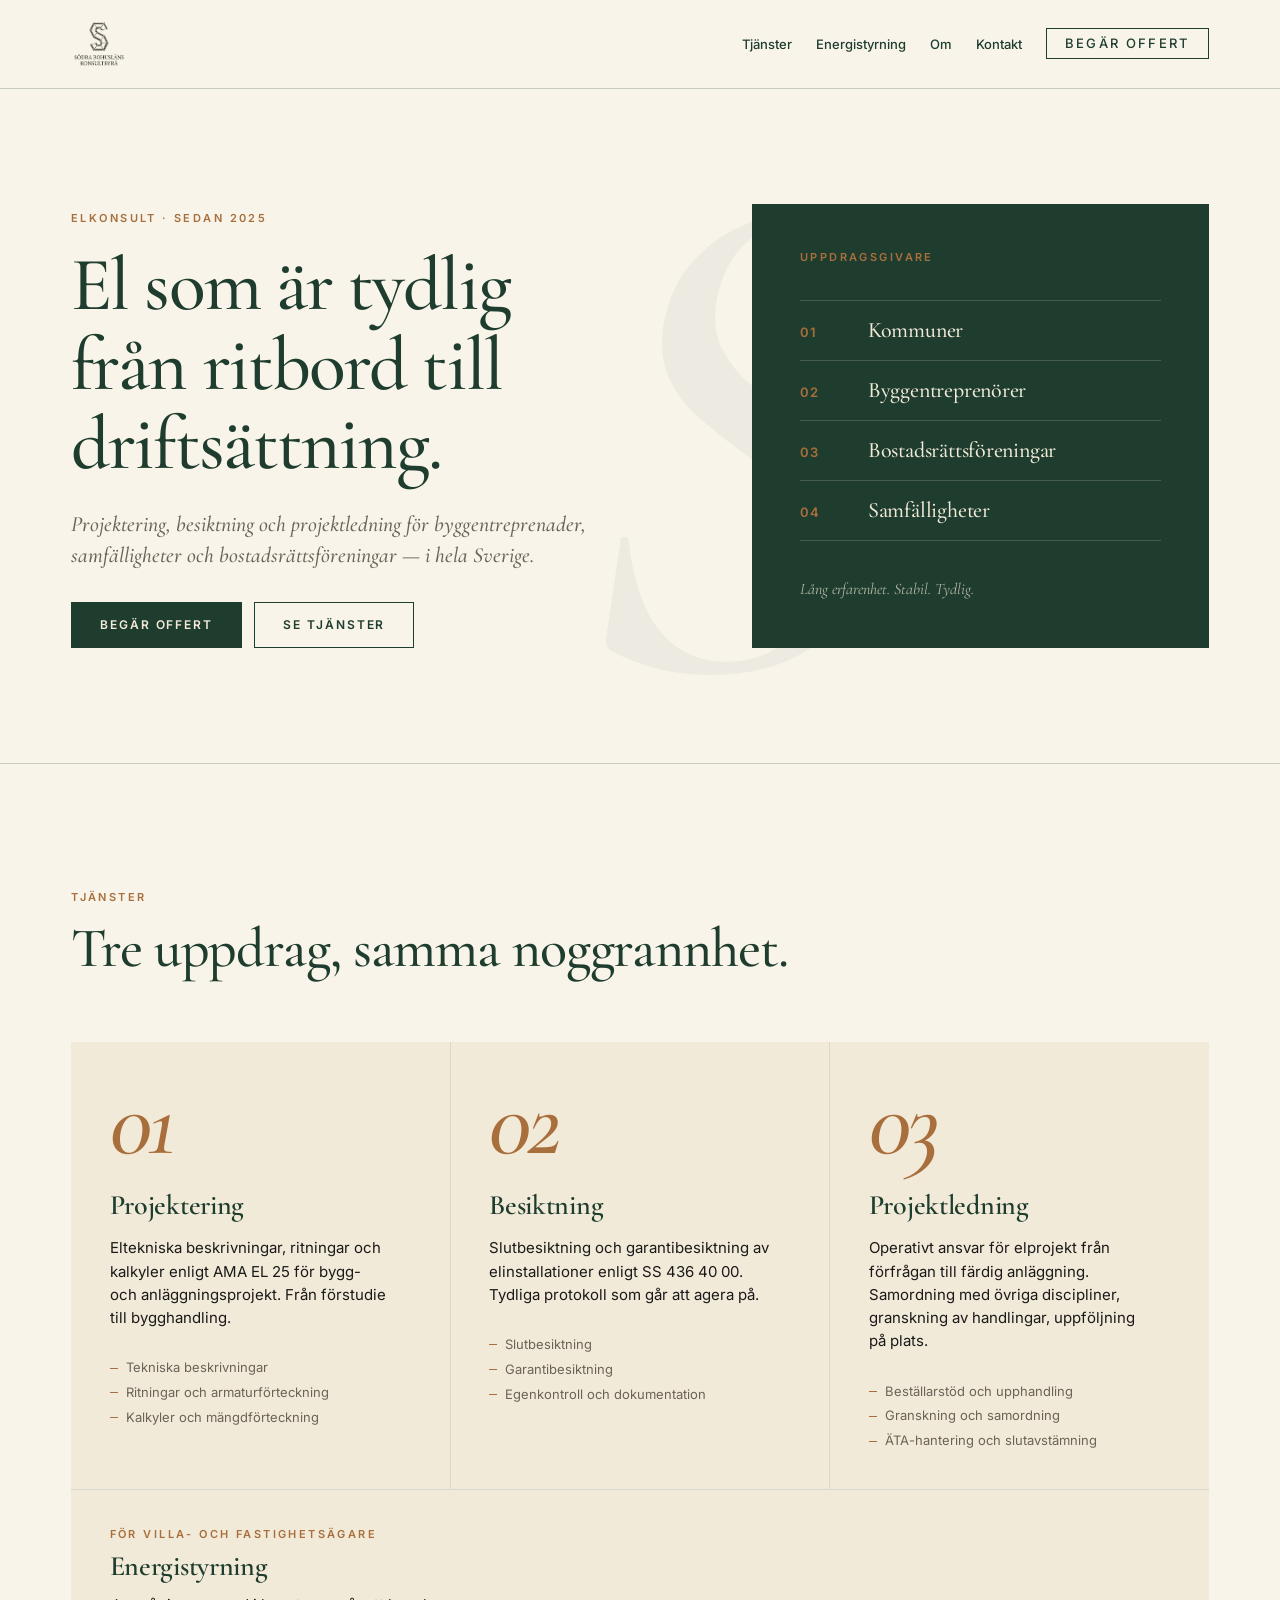
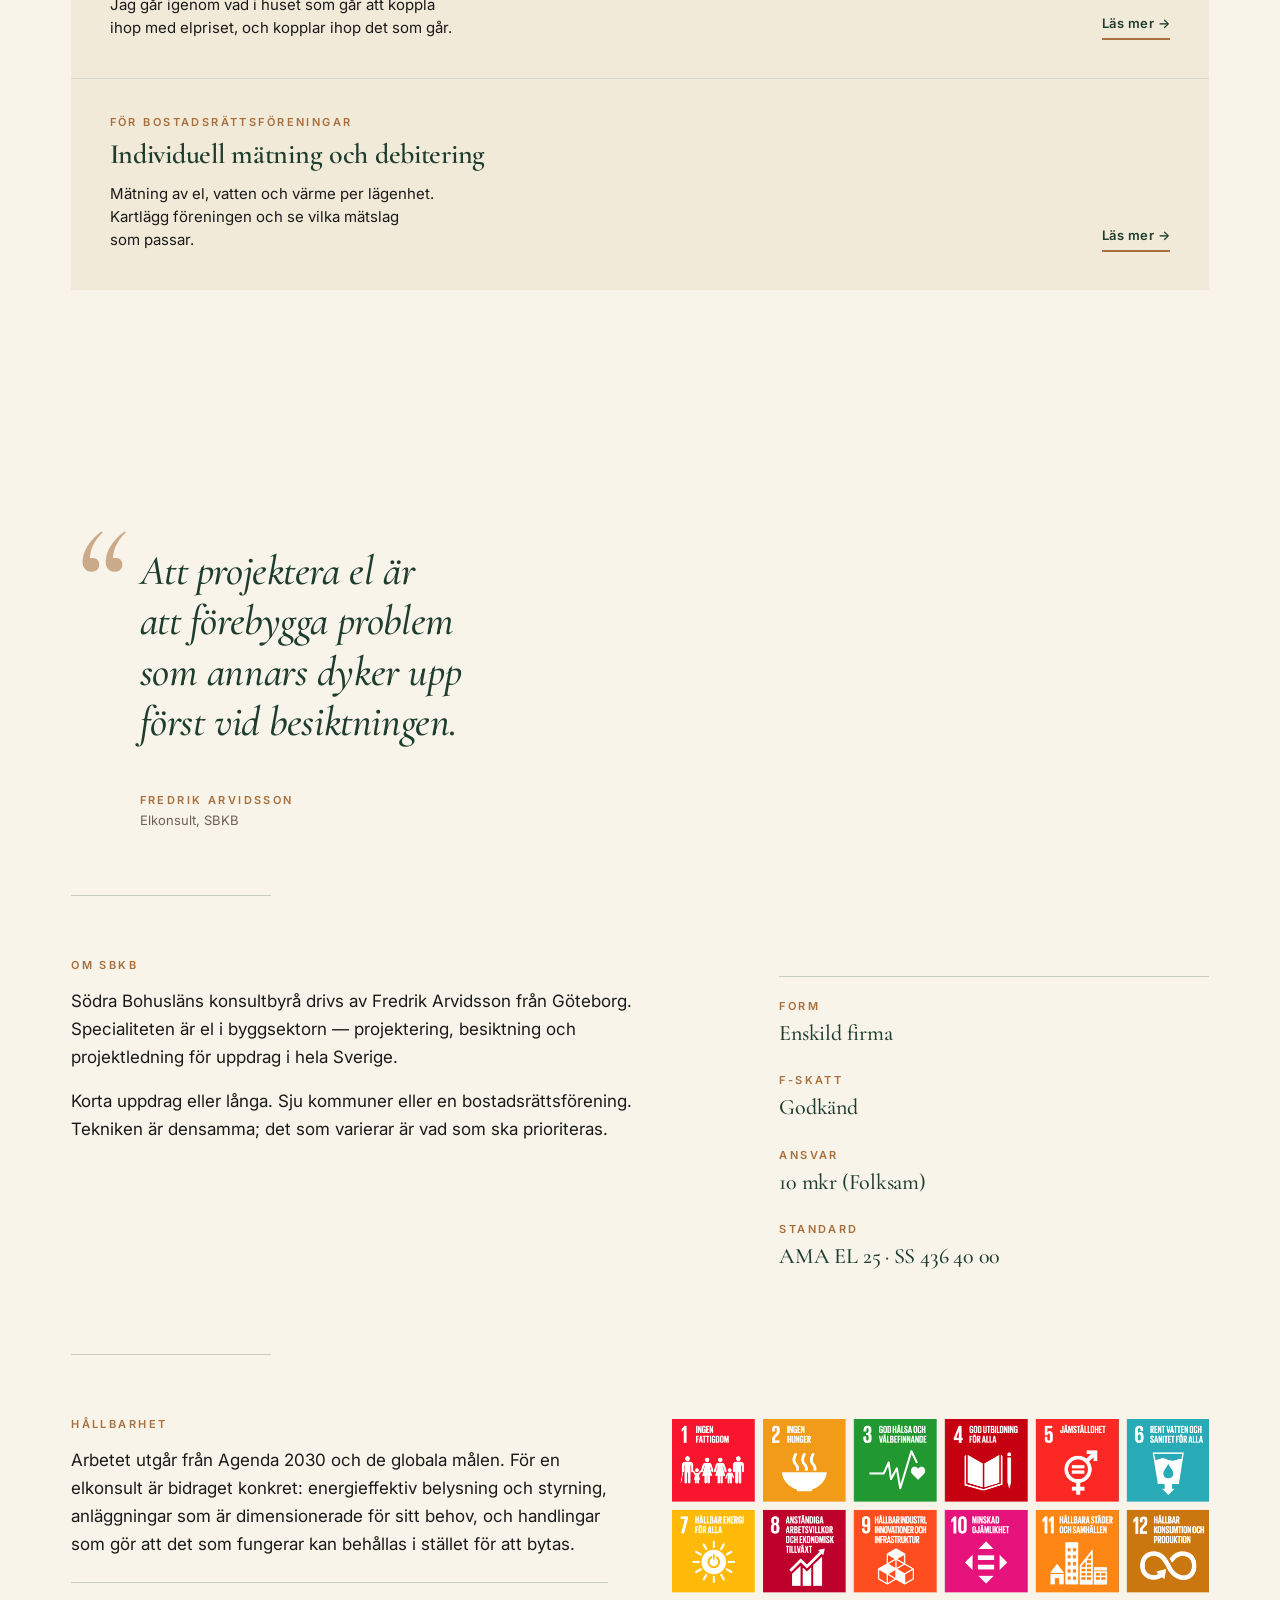
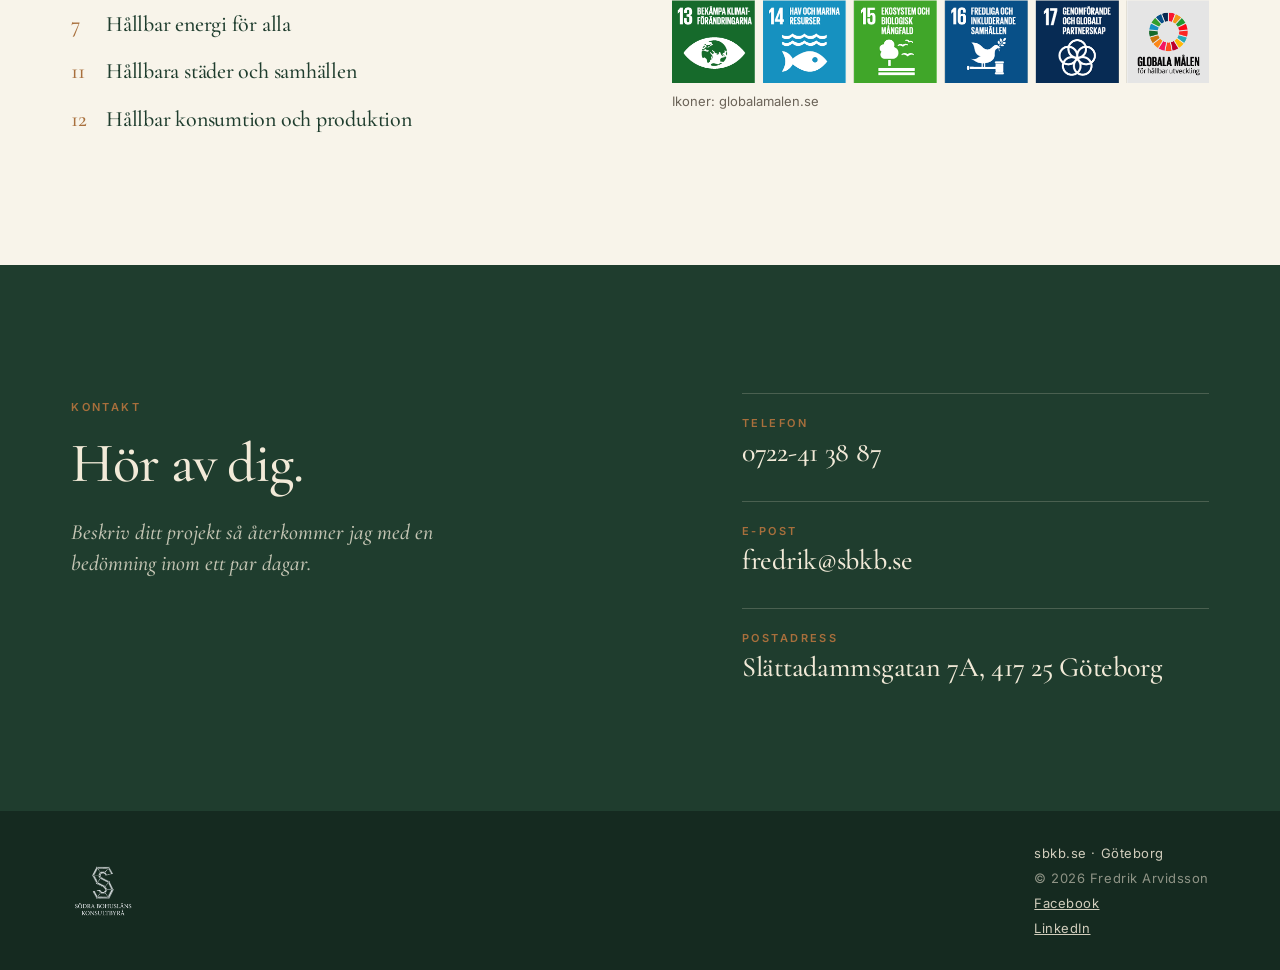
<file: index.html>
<!DOCTYPE html>
<html lang="sv">
<head>
  <meta charset="UTF-8">
  <meta name="viewport" content="width=device-width, initial-scale=1.0">
  <title>SBKB — Södra Bohusläns konsultbyrå · Elkonsult</title>
  <meta name="description" content="Elkonsult i Göteborg. Projektering, besiktning och projektledning för byggentreprenader, samfälligheter och bostadsrättsföreningar.">
  <meta name="theme-color" content="#1F3D2E">

  <link rel="preconnect" href="https://fonts.googleapis.com">
  <link rel="preconnect" href="https://fonts.gstatic.com" crossorigin>
  <link href="https://fonts.googleapis.com/css2?family=Cormorant+Garamond:ital,wght@0,500;0,600;1,500;1,600&family=Inter:wght@400;500;600&display=swap" rel="stylesheet">

  <link rel="stylesheet" href="css/style.css">
</head>
<body>

  <!-- ============================================================
       NAVIGATION — sticky top
       ============================================================ -->
  <header class="site-header" id="top">
    <div class="container nav-row">
      <a href="#top" class="brand" aria-label="SBKB — Södra Bohusläns konsultbyrå, hem">
        <img src="assets/sbkb-logo.png" alt="SBKB" class="brand-logo" width="160" height="160">
      </a>

      <nav class="main-nav" aria-label="Huvudmeny">
        <a href="#tjanster">Tjänster</a>
        <a href="energistyrning/">Energistyrning</a>
        <a href="#om">Om</a>
        <a href="#kontakt">Kontakt</a>
        <a href="mailto:fredrik@sbkb.se?subject=Off%C3%A4rdsf%C3%B6rfr%C3%A5gan" class="btn btn-outline btn-sm">Begär offert</a>
      </nav>
    </div>
  </header>

  <main>

    <!-- ============================================================
         HERO
         ============================================================ -->
    <section class="hero" aria-labelledby="hero-heading">
      <div class="hero-bg-mark" aria-hidden="true">S</div>

      <div class="container hero-grid">

        <div class="hero-content">
          <div class="kicker reveal" style="--delay: 0ms;">Elkonsult · sedan 2025</div>

          <h1 id="hero-heading" class="display reveal" style="--delay: 80ms;">
            El som är tydlig från&nbsp;ritbord till driftsättning.
          </h1>

          <p class="lead reveal" style="--delay: 180ms;">
            Projektering, besiktning och projektledning för byggentreprenader,
            samfälligheter och bostadsrättsföreningar — i hela Sverige.
          </p>

          <div class="hero-actions reveal" style="--delay: 280ms;">
            <a href="mailto:fredrik@sbkb.se?subject=Off%C3%A4rdsf%C3%B6rfr%C3%A5gan" class="btn btn-primary">Begär offert</a>
            <a href="#tjanster" class="btn btn-outline">Se tjänster</a>
          </div>
        </div>

        <aside class="hero-aside reveal" style="--delay: 380ms;" aria-labelledby="kund-rubrik">
          <div class="kicker kicker-on-dark" id="kund-rubrik">Uppdragsgivare</div>
          <ol class="kund-index">
            <li><span class="num">01</span><span>Kommuner</span></li>
            <li><span class="num">02</span><span>Byggentreprenörer</span></li>
            <li><span class="num">03</span><span>Bostadsrättsföreningar</span></li>
            <li><span class="num">04</span><span>Samfälligheter</span></li>
          </ol>
          <div class="aside-foot">Lång erfarenhet. Stabil. Tydlig.</div>
        </aside>

      </div>
    </section>


    <!-- ============================================================
         TJÄNSTER
         ============================================================ -->
    <section class="tjanster" id="tjanster" aria-labelledby="tjanster-heading">
      <div class="container">

        <header class="section-head">
          <div class="kicker">Tjänster</div>
          <h2 id="tjanster-heading" class="h1">Tre uppdrag, samma noggrannhet.</h2>
        </header>

        <div class="card-grid">

          <article class="card">
            <div class="card-num" aria-hidden="true">01</div>
            <h3 class="card-title">Projektering</h3>
            <p class="card-text">
              Eltekniska beskrivningar, ritningar och kalkyler enligt
              <span class="nowrap">AMA EL 25</span> för bygg- och anläggningsprojekt.
              Från förstudie till bygghandling.
            </p>
            <ul class="card-list">
              <li>Tekniska beskrivningar</li>
              <li>Ritningar och armaturförteckning</li>
              <li>Kalkyler och mängdförteckning</li>
            </ul>
          </article>

          <article class="card">
            <div class="card-num" aria-hidden="true">02</div>
            <h3 class="card-title">Besiktning</h3>
            <p class="card-text">
              Slutbesiktning och garantibesiktning av elinstallationer enligt
              <span class="nowrap">SS 436 40 00</span>. Tydliga protokoll som går
              att agera på.
            </p>
            <ul class="card-list">
              <li>Slutbesiktning</li>
              <li>Garantibesiktning</li>
              <li>Egenkontroll och dokumentation</li>
            </ul>
          </article>

          <article class="card">
            <div class="card-num" aria-hidden="true">03</div>
            <h3 class="card-title">Projektledning</h3>
            <p class="card-text">
              Operativt ansvar för elprojekt från förfrågan till färdig anläggning.
              Samordning med övriga discipliner, granskning av handlingar,
              uppföljning på plats.
            </p>
            <ul class="card-list">
              <li>Beställarstöd och upphandling</li>
              <li>Granskning och samordning</li>
              <li>ÄTA-hantering och slutavstämning</li>
            </ul>
          </article>

          <a class="card card-wide" href="energistyrning/">
            <div class="card-wide-text">
              <div class="kicker">För villa- och fastighetsägare</div>
              <h3 class="card-title">Energistyrning</h3>
              <p class="card-text">
                Jag går igenom vad i huset som går att koppla ihop med elpriset,
                och kopplar ihop det som går.
              </p>
            </div>
            <span class="card-cta">Läs mer&nbsp;&rarr;</span>
          </a>

          <a class="card card-wide" href="imd/">
            <div class="card-wide-text">
              <div class="kicker">För bostadsrättsföreningar</div>
              <h3 class="card-title">Individuell mätning och debitering</h3>
              <p class="card-text">
                Mätning av el, vatten och värme per lägenhet. Kartlägg
                föreningen och se vilka mätslag som passar.
              </p>
            </div>
            <span class="card-cta">Läs mer&nbsp;&rarr;</span>
          </a>

        </div>

      </div>
    </section>


    <!-- ============================================================
         OM / CITAT
         ============================================================ -->
    <section class="om" id="om" aria-labelledby="om-heading">
      <div class="container">

        <div class="quote-block">
          <div class="quote-mark" aria-hidden="true">&ldquo;</div>
          <blockquote class="quote-text">
            Att projektera el är att förebygga problem som
            annars dyker upp först vid besiktningen.
          </blockquote>
          <cite class="quote-attrib">
            <span class="kicker">Fredrik Arvidsson</span>
            <span class="quote-role">Elkonsult, SBKB</span>
          </cite>
        </div>

        <hr class="rule rule-narrow">

        <div class="about-grid">
          <div>
            <div class="kicker" id="om-heading">Om SBKB</div>
            <p class="about-text">
              Södra Bohusläns konsultbyrå drivs av Fredrik Arvidsson från Göteborg.
              Specialiteten är el i byggsektorn — projektering, besiktning och
              projektledning för uppdrag i hela Sverige.
            </p>
            <p class="about-text">
              Korta uppdrag eller långa. Sju kommuner eller en bostadsrättsförening.
              Tekniken är densamma; det som varierar är vad som ska prioriteras.
            </p>
          </div>

          <dl class="meta-list">
            <div>
              <dt class="kicker">Form</dt>
              <dd>Enskild firma</dd>
            </div>
            <div>
              <dt class="kicker">F-skatt</dt>
              <dd>Godkänd</dd>
            </div>
            <div>
              <dt class="kicker">Ansvar</dt>
              <dd>10 mkr (Folksam)</dd>
            </div>
            <div>
              <dt class="kicker">Standard</dt>
              <dd>AMA EL 25 · SS 436 40 00</dd>
            </div>
          </dl>
        </div>

        <hr class="rule rule-narrow">

        <div class="hallbarhet">
          <div>
            <div class="kicker">Hållbarhet</div>
            <p class="about-text">
              Arbetet utgår från Agenda 2030 och de globala målen. För en elkonsult
              är bidraget konkret: energieffektiv belysning och styrning, anläggningar
              som är dimensionerade för sitt behov, och handlingar som gör att det
              som fungerar kan behållas i stället för att bytas.
            </p>
            <ul class="mal-list">
              <li><span class="mal-nr">7</span> Hållbar energi för alla</li>
              <li><span class="mal-nr">11</span> Hållbara städer och samhällen</li>
              <li><span class="mal-nr">12</span> Hållbar konsumtion och produktion</li>
            </ul>
          </div>
          <figure class="mal-figur">
            <img src="assets/globala-malen.png" width="1053" height="518"
                 alt="De 17 globala målen för hållbar utveckling" loading="lazy">
            <figcaption>Ikoner: globalamalen.se</figcaption>
          </figure>
        </div>

      </div>
    </section>


    <!-- ============================================================
         KONTAKT
         ============================================================ -->
    <section class="kontakt" id="kontakt" aria-labelledby="kontakt-heading">
      <div class="container kontakt-grid">

        <div>
          <div class="kicker kicker-on-dark">Kontakt</div>
          <h2 id="kontakt-heading" class="h1 on-dark">Hör av dig.</h2>
          <p class="lead on-dark-muted">
            Beskriv ditt projekt så återkommer jag med en bedömning
            inom ett par dagar.
          </p>
        </div>

        <ul class="contact-list">
          <li>
            <span class="kicker kicker-on-dark">Telefon</span>
            <a href="tel:+46722413887">0722&#8209;41&nbsp;38&nbsp;87</a>
          </li>
          <li>
            <span class="kicker kicker-on-dark">E-post</span>
            <a href="mailto:fredrik@sbkb.se">fredrik@sbkb.se</a>
          </li>
          <li>
            <span class="kicker kicker-on-dark">Postadress</span>
            <span>Slättadammsgatan 7A, 417&nbsp;25 Göteborg</span>
          </li>
        </ul>

      </div>
    </section>

  </main>


  <!-- ============================================================
       FOOTER
       ============================================================ -->
  <footer class="site-footer">
    <div class="container footer-row">
      <div class="brand brand-footer">
        <img src="assets/sbkb-logo.png" alt="SBKB — Södra Bohusläns konsultbyrå" class="brand-logo brand-logo-light" width="160" height="160">
      </div>

      <div class="footer-meta">
        <div>sbkb.se · Göteborg</div>
        <div class="muted">© 2026 Fredrik Arvidsson</div>
        <div><a href="https://www.facebook.com/profile.php?id=61596788156368" target="_blank" rel="noopener" style="color:inherit; text-decoration:underline;">Facebook</a></div>
        <div><a href="https://www.linkedin.com/company/s%C3%B6dra-bohusl%C3%A4ns-konsultbyr%C3%A5/" target="_blank" rel="noopener" style="color:inherit; text-decoration:underline;">LinkedIn</a></div>
      </div>
    </div>
  </footer>

</body>
</html>
</file>
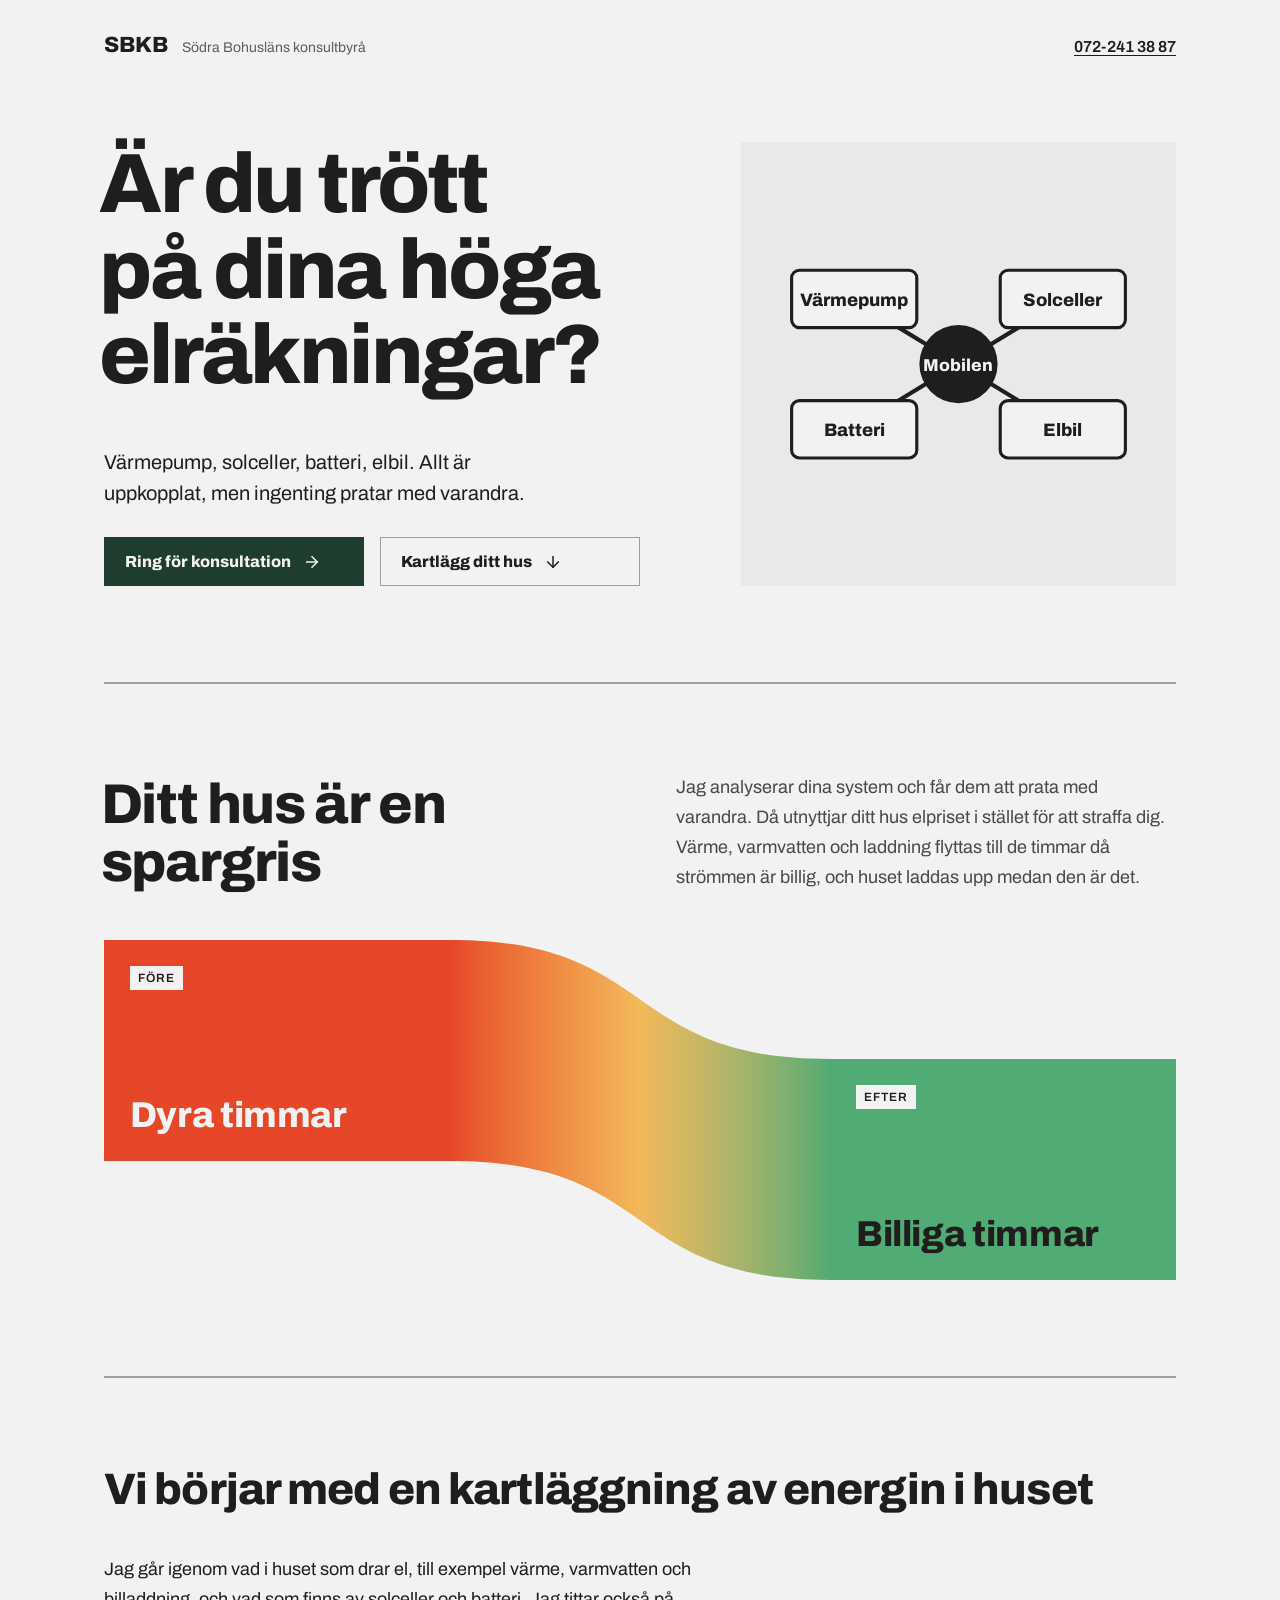
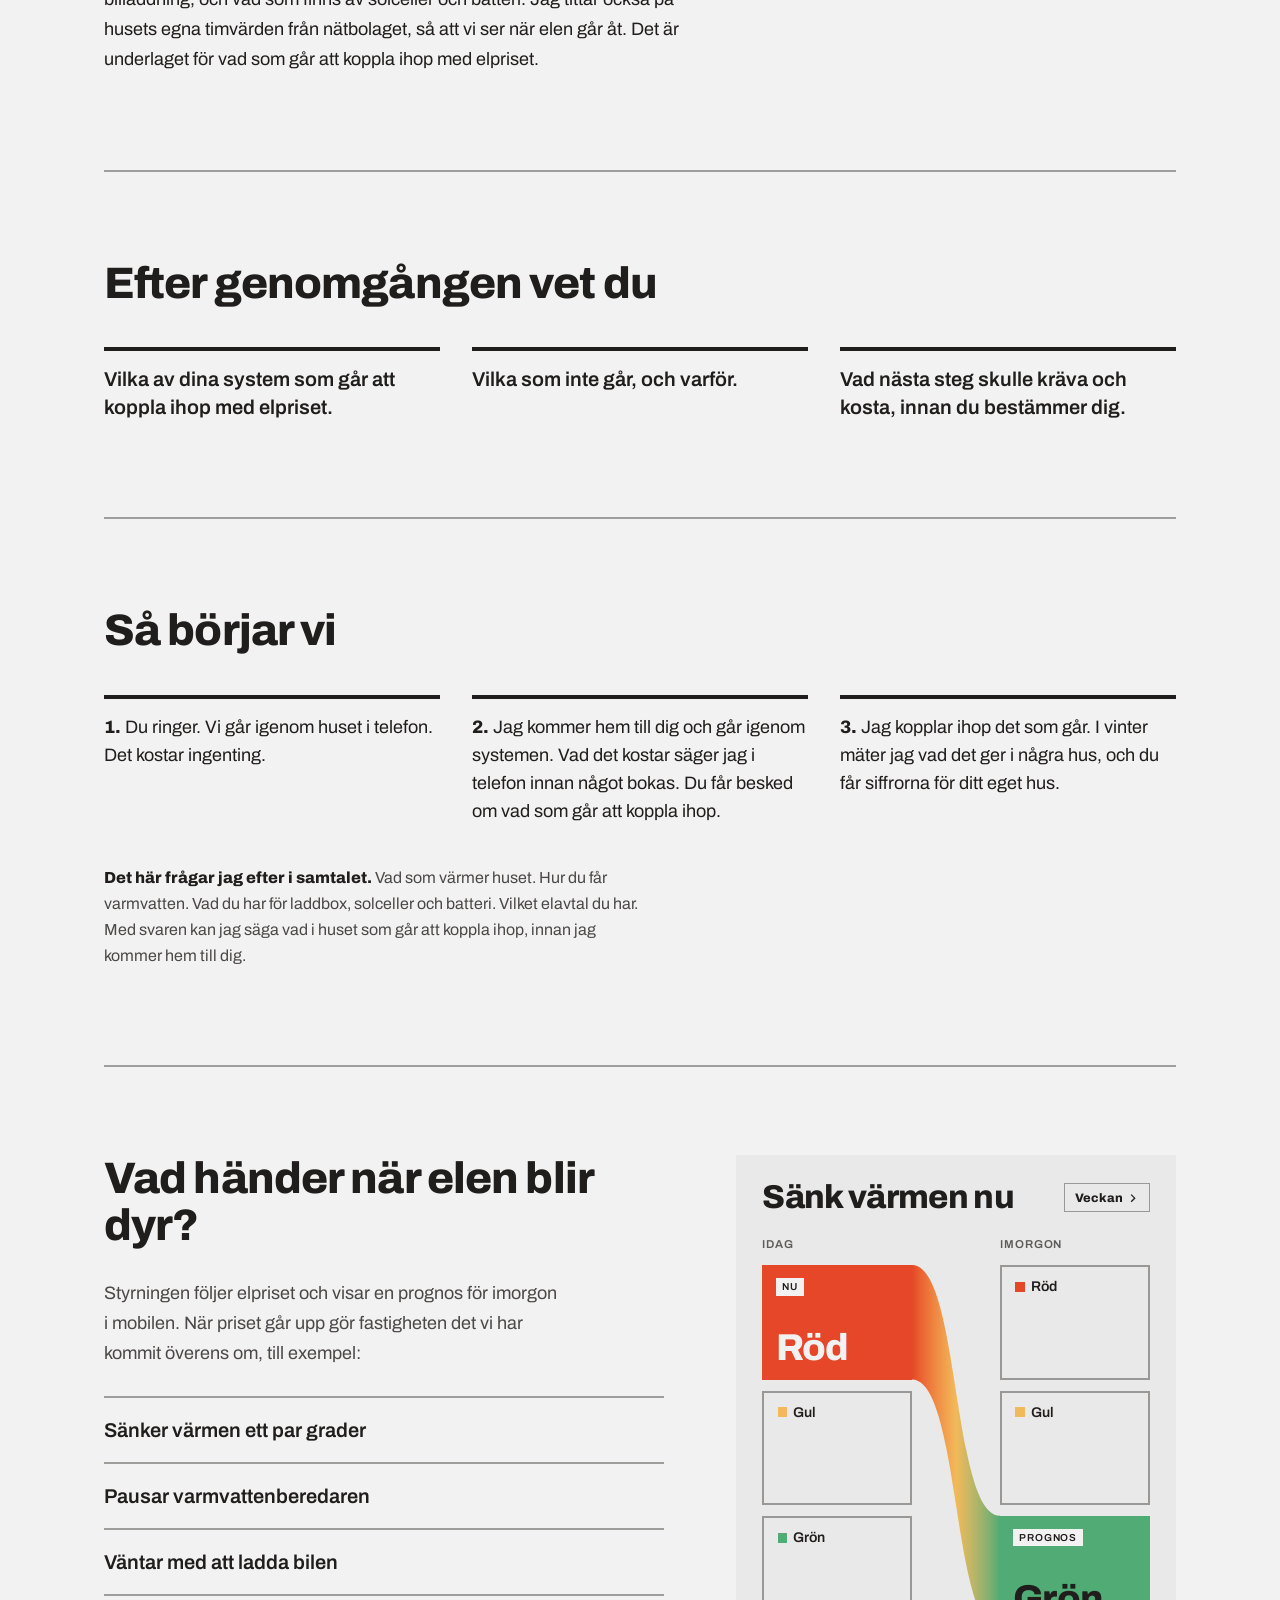
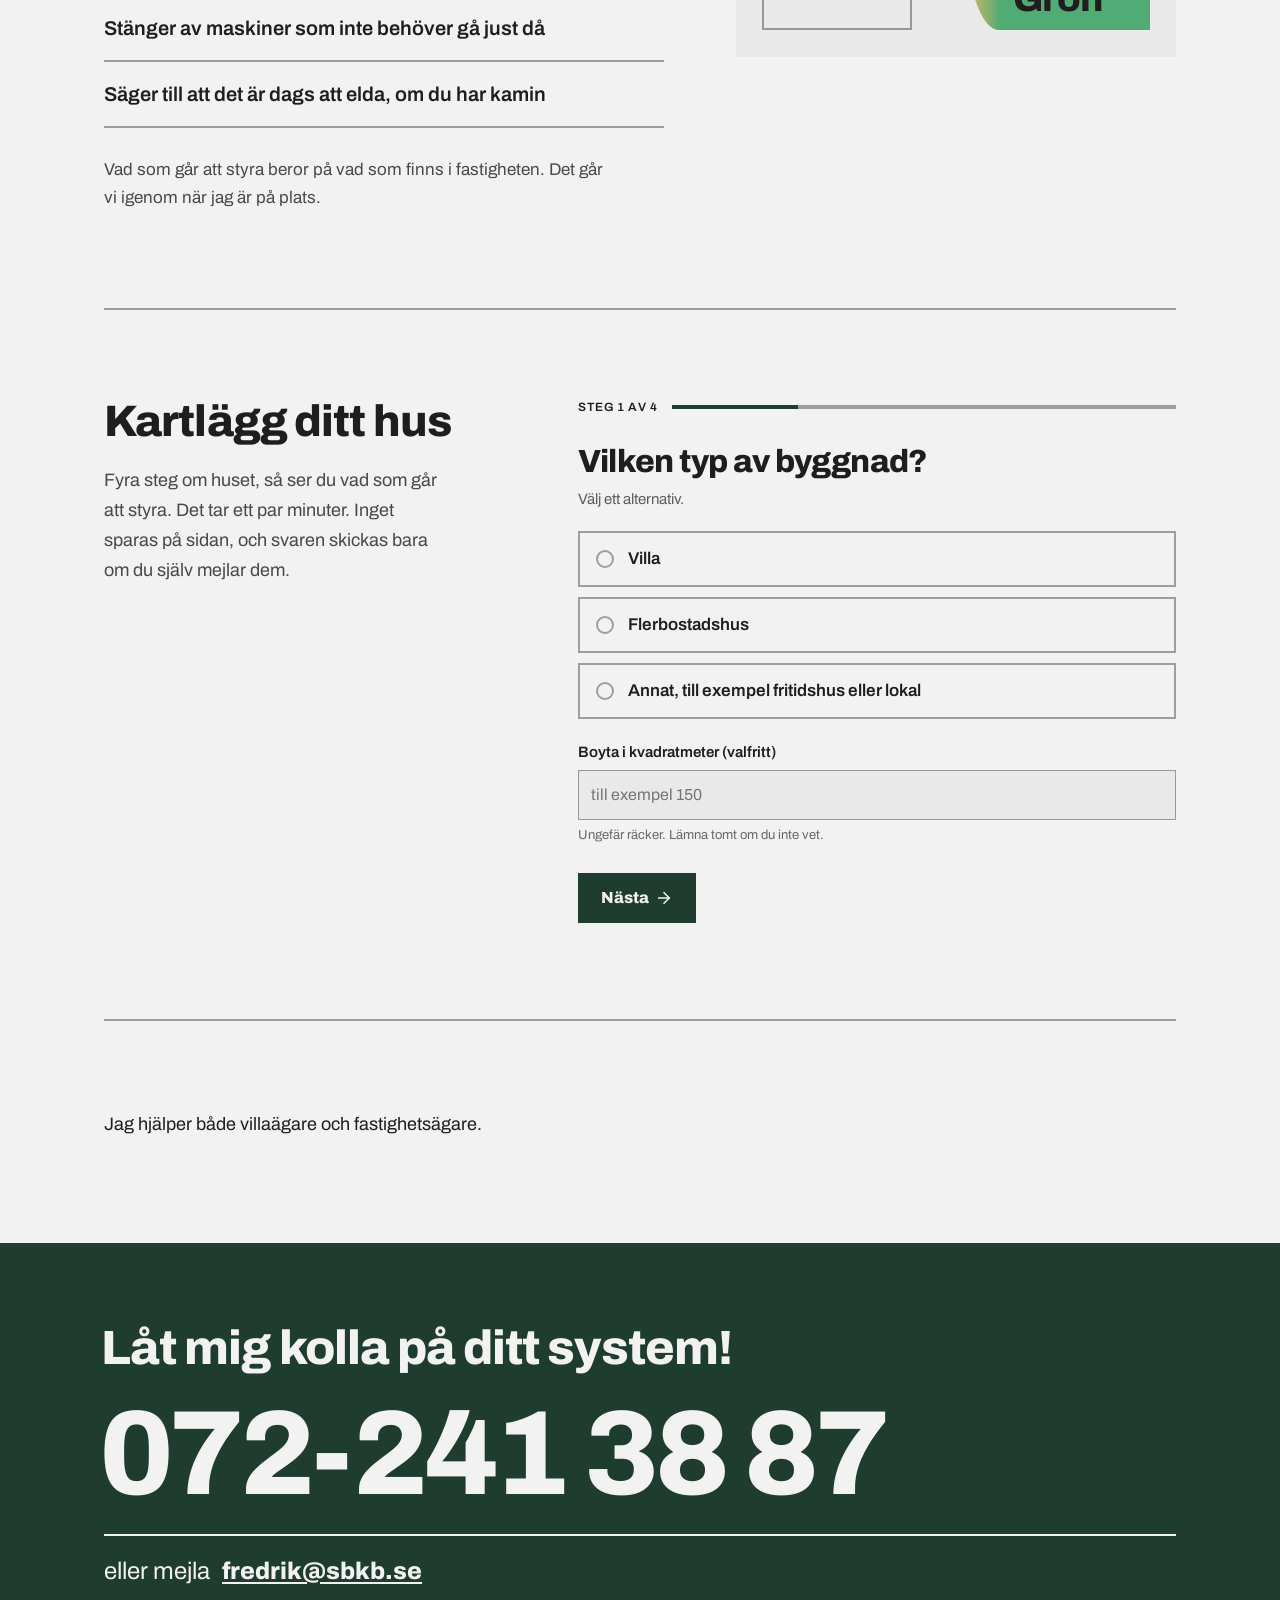
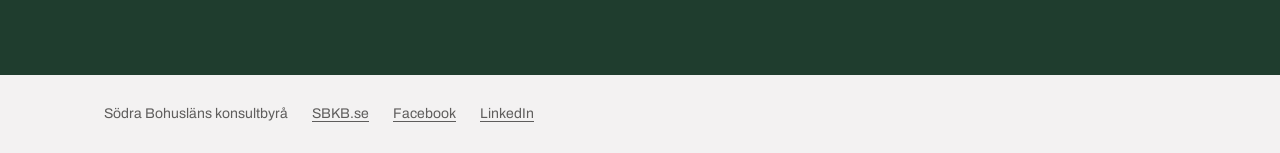
<file: energistyrning/index.html>
<!DOCTYPE html>
<html lang="sv"><head>
<meta charset="utf-8">
<meta name="viewport" content="width=device-width, initial-scale=1">
<title>Energistyrning – SBKB, Södra Bohusläns konsultbyrå</title>
<meta name="description" content="Är du trött på dina höga elräkningar? Jag analyserar dina system och får dem att prata med varandra, så att huset utnyttjar elpriset. Ring 072-241 38 87.">
<style>/* Modernist — design-system tokens and component classes. This file is the source of truth for the system's look; retune it here and see readme.md. */
/* vietnamese */
@font-face {
  font-family: 'Archivo';
  font-style: normal;
  font-weight: 400;
  font-stretch: 100%;
  font-display: swap;
  src: url("../assets/fonts/archivo-vietnamese.woff2") format('woff2');
  unicode-range: U+0102-0103, U+0110-0111, U+0128-0129, U+0168-0169, U+01A0-01A1, U+01AF-01B0, U+0300-0301, U+0303-0304, U+0308-0309, U+0323, U+0329, U+1EA0-1EF9, U+20AB;
}
/* latin-ext */
@font-face {
  font-family: 'Archivo';
  font-style: normal;
  font-weight: 400;
  font-stretch: 100%;
  font-display: swap;
  src: url("../assets/fonts/archivo-latin-ext.woff2") format('woff2');
  unicode-range: U+0100-02BA, U+02BD-02C5, U+02C7-02CC, U+02CE-02D7, U+02DD-02FF, U+0304, U+0308, U+0329, U+1D00-1DBF, U+1E00-1E9F, U+1EF2-1EFF, U+2020, U+20A0-20AB, U+20AD-20C4, U+2113, U+2C60-2C7F, U+A720-A7FF;
}
/* latin */
@font-face {
  font-family: 'Archivo';
  font-style: normal;
  font-weight: 400;
  font-stretch: 100%;
  font-display: swap;
  src: url("../assets/fonts/archivo-latin.woff2") format('woff2');
  unicode-range: U+0000-00FF, U+0131, U+0152-0153, U+02BB-02BC, U+02C6, U+02DA, U+02DC, U+0304, U+0308, U+0329, U+2000-206F, U+20AC, U+2122, U+2191, U+2193, U+2212, U+2215, U+FEFF, U+FFFD;
}
/* vietnamese */
@font-face {
  font-family: 'Archivo';
  font-style: normal;
  font-weight: 600;
  font-stretch: 100%;
  font-display: swap;
  src: url("../assets/fonts/archivo-vietnamese.woff2") format('woff2');
  unicode-range: U+0102-0103, U+0110-0111, U+0128-0129, U+0168-0169, U+01A0-01A1, U+01AF-01B0, U+0300-0301, U+0303-0304, U+0308-0309, U+0323, U+0329, U+1EA0-1EF9, U+20AB;
}
/* latin-ext */
@font-face {
  font-family: 'Archivo';
  font-style: normal;
  font-weight: 600;
  font-stretch: 100%;
  font-display: swap;
  src: url("../assets/fonts/archivo-latin-ext.woff2") format('woff2');
  unicode-range: U+0100-02BA, U+02BD-02C5, U+02C7-02CC, U+02CE-02D7, U+02DD-02FF, U+0304, U+0308, U+0329, U+1D00-1DBF, U+1E00-1E9F, U+1EF2-1EFF, U+2020, U+20A0-20AB, U+20AD-20C4, U+2113, U+2C60-2C7F, U+A720-A7FF;
}
/* latin */
@font-face {
  font-family: 'Archivo';
  font-style: normal;
  font-weight: 600;
  font-stretch: 100%;
  font-display: swap;
  src: url("../assets/fonts/archivo-latin.woff2") format('woff2');
  unicode-range: U+0000-00FF, U+0131, U+0152-0153, U+02BB-02BC, U+02C6, U+02DA, U+02DC, U+0304, U+0308, U+0329, U+2000-206F, U+20AC, U+2122, U+2191, U+2193, U+2212, U+2215, U+FEFF, U+FFFD;
}
/* vietnamese */
@font-face {
  font-family: 'Archivo';
  font-style: normal;
  font-weight: 800;
  font-stretch: 100%;
  font-display: swap;
  src: url("../assets/fonts/archivo-vietnamese.woff2") format('woff2');
  unicode-range: U+0102-0103, U+0110-0111, U+0128-0129, U+0168-0169, U+01A0-01A1, U+01AF-01B0, U+0300-0301, U+0303-0304, U+0308-0309, U+0323, U+0329, U+1EA0-1EF9, U+20AB;
}
/* latin-ext */
@font-face {
  font-family: 'Archivo';
  font-style: normal;
  font-weight: 800;
  font-stretch: 100%;
  font-display: swap;
  src: url("../assets/fonts/archivo-latin-ext.woff2") format('woff2');
  unicode-range: U+0100-02BA, U+02BD-02C5, U+02C7-02CC, U+02CE-02D7, U+02DD-02FF, U+0304, U+0308, U+0329, U+1D00-1DBF, U+1E00-1E9F, U+1EF2-1EFF, U+2020, U+20A0-20AB, U+20AD-20C4, U+2113, U+2C60-2C7F, U+A720-A7FF;
}
/* latin */
@font-face {
  font-family: 'Archivo';
  font-style: normal;
  font-weight: 800;
  font-stretch: 100%;
  font-display: swap;
  src: url("../assets/fonts/archivo-latin.woff2") format('woff2');
  unicode-range: U+0000-00FF, U+0131, U+0152-0153, U+02BB-02BC, U+02C6, U+02DA, U+02DC, U+0304, U+0308, U+0329, U+2000-206F, U+20AC, U+2122, U+2191, U+2193, U+2212, U+2215, U+FEFF, U+FFFD;
}


:root {
  --color-bg: #f3f2f2;
  --color-surface: #eae9e9;
  --color-text: #201e1d;
  --color-accent: #ec3013;
  --color-accent-2: #e15b47;
  --color-divider: color-mix(in srgb, #201e1d 40%, transparent);

  /* Tonal ramps — generated in OKLCH on one shared lightness scale, so the
     same step of any role matches the others in visual value. */
  --color-neutral-100: #f8f4f4;
  --color-neutral-200: #eae7e7;
  --color-neutral-300: #d7d3d3;
  --color-neutral-400: #bab6b6;
  --color-neutral-500: #9b9797;
  --color-neutral-600: #7d7979;
  --color-neutral-700: #605d5d;
  --color-neutral-800: #444141;
  --color-neutral-900: #2d2b2b;

  --color-accent-100: #fff2ef;
  --color-accent-200: #ffe0d9;
  --color-accent-300: #ffc4b8;
  --color-accent-400: #ff9783;
  --color-accent-500: #ff563c;
  --color-accent-600: #dd2b0f;
  --color-accent-700: #ae1800;
  --color-accent-800: #7c1405;
  --color-accent-900: #4d170e;

  --color-accent-2-100: #fff2ef;
  --color-accent-2-200: #ffe0da;
  --color-accent-2-300: #ffc4b9;
  --color-accent-2-400: #ff9784;
  --color-accent-2-500: #ef6853;
  --color-accent-2-600: #c94b39;
  --color-accent-2-700: #9e3526;
  --color-accent-2-800: #71261b;
  --color-accent-2-900: #471d16;

  --font-heading: "Archivo", system-ui, sans-serif;
  --font-heading-weight: 800;
  --font-body: "Archivo", system-ui, sans-serif;

  --space-1: 4.0px;
  --space-2: 8.0px;
  --space-3: 12.0px;
  --space-4: 16.0px;
  --space-6: 24.0px;
  --space-8: 32.0px;

  --radius-sm: 0px;
  --radius-md: 0px;
  --radius-lg: 0px;

  /* Elevation — derived from the ground: soft ink-tinted shadows on a
     light theme, a hairline edge + ambient darkness on a dark one. */
  --shadow-sm: 0 1px 2px color-mix(in srgb, #2d2b2b 14%, transparent);
  --shadow-md: 0 3px 10px color-mix(in srgb, #2d2b2b 16%, transparent);
  --shadow-lg: 0 12px 32px color-mix(in srgb, #2d2b2b 22%, transparent);
}

body {
  background: var(--color-bg);
  color: var(--color-text);
  font-family: var(--font-body);
}
h1, h2, h3, h4 { font-family: var(--font-heading); font-weight: var(--font-heading-weight); }

.grayscale{filter:grayscale(1) contrast(1.08)}

/* ══════════════════════════════════════════════════════════════════════════
   Components — built with the tokens above. Plain CSS
   on plain HTML: no JavaScript, no build step. Each class is documented in
   readme.md and demonstrated in foundations/ and components/.
   ══════════════════════════════════════════════════════════════════════ */

*, *::before, *::after { box-sizing: border-box; }
body { margin: 0; font-size: 15px; line-height: 1.55; font-weight: 400; }
h1, h2, h3, h4, h5, h6 {
  font-family: var(--font-heading); font-weight: var(--font-heading-weight);
  line-height: 1.12; letter-spacing: -0.015em; margin: 0 0 var(--space-2);
}
h1 { font-size: 42px; }
h2 { font-size: 32px; }
h3 { font-size: 25px; }
h4 { font-size: 20px; }
h5 { font-size: 16px; }
h6 { font-size: 13px; }
h6 { letter-spacing: 0.08em; text-transform: uppercase; }
p { margin: 0 0 var(--space-3); }
a { color: var(--color-accent); text-underline-offset: 3px; }
img { display: block; max-width: 100%; }
figure { margin: 0; }
figcaption {
  font-size: 11px; margin-top: var(--space-1);
  color: color-mix(in srgb, var(--color-text) 55%, transparent);
}
.text-muted { color: color-mix(in srgb, var(--color-text) 55%, transparent); }
:focus { outline: none; }
:focus-visible { outline: 2px solid var(--color-accent); outline-offset: 2px; }
::selection { background: color-mix(in srgb, var(--color-accent) 30%, transparent); }

/* — rules — */
.hr {
  height: 2px; border: 0; margin: var(--space-4) 0;
  background: var(--color-divider);
}

/* — buttons — */
.btn {
  display: inline-flex; align-items: center; justify-content: center; gap: 6px;
  cursor: pointer; text-decoration: none;
  font-family: var(--font-heading); font-weight: var(--font-heading-weight);
  font-size: 14px; line-height: 1.2; color: var(--color-text); /* matches the .input's 14px —
     the pair sits side by side in sign-up rows */
  background: transparent; border: 1px solid transparent;
  padding: var(--space-2) calc(var(--space-3) * 1.2);
  border-radius: var(--radius-md);
}
.btn svg { display: block; }
.btn:disabled { opacity: 0.45; cursor: not-allowed; }
.btn-primary { background: var(--color-accent); color: var(--color-bg); }
.btn-primary:hover { background: var(--color-accent-600); }
.btn-primary:active { background: var(--color-accent-700); }
.btn-secondary { border-color: var(--color-divider); }
.btn-secondary:hover { background: color-mix(in srgb, var(--color-text) 7%, transparent); }
.btn-secondary:active { background: color-mix(in srgb, var(--color-text) 14%, transparent); }
.btn-ghost { color: var(--color-accent); padding-inline: var(--space-1); }
.btn-ghost:hover { background: color-mix(in srgb, var(--color-accent) 10%, transparent); }
.btn-ghost:active { background: color-mix(in srgb, var(--color-accent) 18%, transparent); }
.btn-icon { width: 36px; height: 36px; padding: 0; }
.btn-block { width: 100%; margin-top: var(--space-2); justify-content: flex-start; text-align: left; }

/* — forms — */
.field > label {
  display: block; font-size: 12px; margin-bottom: 5px;
  color: color-mix(in srgb, var(--color-text) 70%, transparent);
}
.input {
  width: 100%; min-height: 36px; padding: 6px 10px; font: inherit;
  font-size: 14px; color: var(--color-text); caret-color: var(--color-accent);
  background: var(--color-surface);
  border: 1px solid var(--color-divider); border-radius: var(--radius-md);
}
.input:hover { border-color: color-mix(in srgb, var(--color-text) 45%, transparent); }
.input:focus-visible { border-color: var(--color-accent); outline-offset: 0; }
textarea.input { min-height: 90px; resize: vertical; }
.radio { display: inline-flex; align-items: center; gap: 8px; cursor: pointer; font-size: 14px; }
.radio input, .seg-opt input {
  position: absolute; opacity: 0; width: 0; height: 0; pointer-events: none;
}
.radio .dot {
  width: 16px; height: 16px; flex: none; border-radius: 50%;
  border: 1.5px solid var(--color-divider);
}
.radio:hover .dot { border-color: var(--color-accent); }
.radio input:checked + .dot {
  border-color: var(--color-accent); background: var(--color-accent);
  box-shadow: inset 0 0 0 4px var(--color-bg);
}
.radio input:focus-visible + .dot { outline: 2px solid var(--color-accent); outline-offset: 2px; }
.seg {
  display: inline-flex; overflow: hidden;
  border: 1px solid var(--color-divider); border-radius: var(--radius-md);
}
.seg-opt {
  display: inline-flex; align-items: center; gap: 6px;
  padding: 7px 12px; font-size: 13px; cursor: pointer;
}
.seg-opt + .seg-opt { border-left: 1px solid var(--color-divider); }
.seg-opt:has(input:checked) { background: var(--color-accent); color: var(--color-bg); }
.seg-opt:not(:has(input:checked)):hover { background: color-mix(in srgb, var(--color-text) 7%, transparent); }
.seg-opt:has(input:focus-visible) { outline: 2px solid var(--color-accent); outline-offset: -2px; }

/* — cards — */
.card {
  display: flex; flex-direction: column; gap: var(--space-2);
  padding: var(--space-3); border-radius: var(--radius-md); background: var(--color-surface);
}
.card-kicker { font-size: 10px; letter-spacing: 0.1em; text-transform: uppercase; color: var(--color-accent); }
.card-title {
  font-family: var(--font-heading); font-weight: var(--font-heading-weight);
  font-size: 17px; line-height: 1.2;
}
.card-body { margin: 0; font-size: 13px; opacity: 0.8; flex: 1; }
.card-meta {
  display: flex; align-items: center; gap: 6px; font-size: 11px;
  color: color-mix(in srgb, var(--color-text) 50%, transparent);
}
.elev-sm { box-shadow: var(--shadow-sm); }
.elev-md { box-shadow: var(--shadow-md); }
.elev-lg { box-shadow: var(--shadow-lg); }

/* — tags — */
.tag {
  display: inline-flex; align-items: center; font-size: 11px;
  letter-spacing: 0.02em; padding: 3px 10px;
  border-radius: calc(var(--radius-md) * 0.75);
}
.tag-accent { background: var(--color-accent-100); color: var(--color-accent-800); }
.tag-accent-2 { background: var(--color-accent-2-100); color: var(--color-accent-2-800); }
.tag-neutral { background: var(--color-neutral-100); color: var(--color-neutral-800); }
.tag-outline { border: 1px solid var(--color-accent); color: var(--color-accent); }

/* — navigation — */
.nav {
  display: flex; align-items: center; gap: var(--space-4);
  padding: var(--space-3) var(--space-4);
  border-bottom: 2px solid var(--color-divider);
}
.nav-brand {
  font-family: var(--font-heading); font-weight: var(--font-heading-weight);
  font-size: 18px; margin-right: auto;
}
.nav a { color: inherit; text-decoration: none; font-size: 14px; }
.nav a:hover, .nav a[aria-current='page'] { color: var(--color-accent); }

/* — tables — */
.table { width: 100%; border-collapse: collapse; font-size: 14px; }
.table th {
  text-align: left; font-size: 11px; letter-spacing: 0.08em; text-transform: uppercase;
  color: color-mix(in srgb, var(--color-text) 60%, transparent);
  padding: var(--space-2); border-bottom: 2px solid var(--color-divider);
}
.table td {
  padding: var(--space-2);
  border-bottom: 1px solid var(--color-divider);
}
.table tbody tr:hover { background: color-mix(in srgb, var(--color-text) 4%, transparent); }

/* — dialog — */
.dialog-backdrop {
  position: fixed; inset: 0; display: grid; place-items: center;
  padding: var(--space-4);
  background: color-mix(in srgb, var(--color-neutral-900) 50%, transparent);
}
.dialog {
  width: min(440px, 100%); display: flex; flex-direction: column; gap: var(--space-3);
  padding: var(--space-4); border-radius: var(--radius-lg);
  background: var(--color-surface); box-shadow: var(--shadow-lg);
}
.dialog-title {
  font-family: var(--font-heading); font-weight: var(--font-heading-weight);
  font-size: 20px;
}
.dialog-body { font-size: 14px; opacity: 0.85; }
.dialog-actions { display: flex; justify-content: flex-end; gap: var(--space-2); margin-top: var(--space-2); }

</style>
<style>:root{--color-accent:#1F3D2E;--color-accent-600:oklch(0.43 0.06 155);--color-accent-700:oklch(0.28 0.045 155);--color-accent-100:oklch(0.94 0.02 155);--color-accent-800:oklch(0.25 0.04 155)}body{margin:0;background:var(--color-bg)}a{color:var(--color-text)}a:not(.btn):hover{color:var(--color-accent-600)}a:focus-visible{outline:2px solid var(--color-accent);outline-offset:2px}</style>
<style>
/* Kartläggning — klicka sig fram. Inget sparas, ingen mätning. */
.kl [hidden]{display:none!important}
.kl fieldset{border:0;margin:0;padding:0;min-width:0}
.kl legend{font-family:var(--font-heading);font-weight:800;font-size:clamp(24px,3.2vw,32px);line-height:1.12;letter-spacing:-.02em;padding:0;margin:0 0 8px;outline:none}
.kl-help{font-size:15px;line-height:1.5;margin:0 0 20px;color:color-mix(in srgb,var(--color-text) 70%,transparent)}
.kl-sub{font-size:16px;font-weight:600;margin:0 0 12px}
.kl-prog{display:flex;align-items:center;gap:14px;margin:0 0 28px;font-size:12px;font-weight:600;letter-spacing:.08em;text-transform:uppercase}
.kl-barwrap{flex:1;height:4px;background:var(--color-divider)}
.kl-barwrap span{display:block;height:100%;width:25%;background:var(--color-accent);transition:width .2s}
.kl-opts{display:grid;gap:10px}
.kl-opt{position:relative;display:flex;align-items:center;gap:14px;min-height:56px;padding:12px 16px;border:2px solid var(--color-divider);cursor:pointer;font-size:17px;line-height:1.3;font-weight:600}
.kl-opt input{position:absolute;opacity:0;width:0;height:0}
.kl-opt::before{content:"";flex:none;width:18px;height:18px;border:2px solid var(--color-divider)}
.kl-opt.r::before{border-radius:50%}
.kl-opt small{display:block;font-weight:400;font-size:14px;opacity:.85}
.kl-opt:hover{border-color:var(--color-accent)}
.kl-opt.on{background:var(--color-accent);border-color:var(--color-accent);color:var(--color-bg)}
.kl-opt.on::before{border-color:var(--color-bg);background:var(--color-bg)}
.kl-opt:has(input:focus-visible){outline:2px solid var(--color-accent);outline-offset:2px}
.kl .field{margin-top:22px}
.kl .field>label{font-size:15px;font-weight:600;color:var(--color-text);margin-bottom:6px}
.kl .input{font-size:16px;min-height:50px;padding:10px 12px}
.kl-hint{display:block;font-size:13px;line-height:1.45;margin-top:6px;color:color-mix(in srgb,var(--color-text) 65%,transparent)}
.kl-err{margin:16px 0 0;font-weight:600;color:oklch(0.5 0.19 33)}
.kl-nav{display:flex;flex-wrap:wrap;align-items:center;gap:12px;margin-top:28px}
.kl-nav .btn{font-size:16px;padding:14px 22px;min-height:50px}
.kl-res h3{font-size:clamp(26px,3.4vw,34px);line-height:1.1;letter-spacing:-.02em;margin:0 0 20px;outline:none}
.kl-res h4{font-size:20px;margin:32px 0 8px}
.kl-sum{margin:0}
.kl-sum div{display:flex;flex-wrap:wrap;gap:2px 16px;padding:10px 0;border-top:1px solid var(--color-divider);font-size:16px}
.kl-sum dt{flex:0 0 12em;color:color-mix(in srgb,var(--color-text) 65%,transparent)}
.kl-sum dd{margin:0;font-weight:600}
.kl-do{list-style:none;margin:0;padding:0}
.kl-do li{padding:14px 0;border-top:2px solid var(--color-divider);font-size:17px;line-height:1.5}
.kl-do li:last-child{border-bottom:2px solid var(--color-divider)}
.kl-note{font-size:15px;line-height:1.5;margin:16px 0 0;color:color-mix(in srgb,var(--color-text) 75%,transparent)}
.kl textarea.input{min-height:220px;font-size:14px;line-height:1.5}
</style>
</head>
<body>
<div style="background:var(--color-bg); color:var(--color-text); font-family:var(--font-body); min-height:100vh;">
  <div style="max-width:1200px; margin:0 auto; padding:0 clamp(20px, 5vw, 72px);">
    <header style="display:flex; flex-wrap:wrap; align-items:baseline; justify-content:space-between; gap:12px 24px; padding:28px 0 0;">
      <div style="display:flex; flex-wrap:wrap; align-items:baseline; gap:4px 14px;"><span style="font-family:var(--font-heading); font-weight:800; font-size:22px;">SBKB</span><span style="font-size:14px; color:color-mix(in srgb, var(--color-text) 70%, transparent);">Södra Bohusläns konsultbyrå</span></div>
      <a href="tel:+46722413887" style="font-weight:600; font-size:16px;">072-241 38 87</a>
    </header>
    <section style="display:flex; flex-wrap:wrap; gap:56px 64px; padding:clamp(48px, 8vw, 80px) 0 clamp(64px, 9vw, 96px);">
      <div style="flex:7 1 440px; display:flex; flex-direction:column; justify-content:space-between; gap:48px;">
        <h1 style="font-size:clamp(46px, 7vw, 84px); line-height:1.02; letter-spacing:-0.03em; margin:0 0 0 -0.058em; text-wrap:balance;">Är du trött på dina höga elräkningar?</h1>
        <div style="display:flex; flex-direction:column; gap:28px;">
          <p style="font-size:clamp(18px, 1.8vw, 20px); line-height:1.55; margin:0; max-width:40ch; text-wrap:pretty;">Värmepump, solceller, batteri, elbil. Allt är uppkopplat, men ingenting pratar med varandra.</p>
          <div style="display:flex; flex-wrap:wrap; gap:16px;">
            <a class="btn btn-primary" href="tel:+46722413887" style="font-size:16px; padding:14px 20px; min-width:260px; justify-content:flex-start; gap:12px;">Ring för konsultation<svg width="18" height="18" viewBox="0 0 24 24" fill="none" stroke="currentColor" stroke-width="2" stroke-linecap="square"><path d="M5 12h14"></path><path d="m12 5 7 7-7 7"></path></svg></a>
            <a class="btn btn-secondary" href="#kartlagg" style="font-size:16px; padding:14px 20px; min-width:260px; justify-content:flex-start; gap:12px;">Kartlägg ditt hus<svg width="18" height="18" viewBox="0 0 24 24" fill="none" stroke="currentColor" stroke-width="2" stroke-linecap="square"><path d="M12 5v14"></path><path d="m5 12 7 7 7-7"></path></svg></a>
          </div>
        </div>
      </div>
      <div style="flex:5 1 340px; display:flex; align-items:center; justify-content:center; background:var(--color-surface); padding:clamp(24px, 4vw, 48px); min-height:clamp(260px, 36vw, 440px);">
        <svg viewBox="0 0 130 76" role="img" aria-label="Värmepump, solceller, batteri och elbil kopplade till ett ställe i mobilen" style="width:100%; max-width:520px; height:auto; display:block;">
          <g style="stroke:var(--color-text); stroke-width:1.6; fill:none;">
            <line x1="65" y1="38" x2="24" y2="13"></line>
            <line x1="65" y1="38" x2="106" y2="13"></line>
            <line x1="65" y1="38" x2="24" y2="63"></line>
            <line x1="65" y1="38" x2="106" y2="63"></line>
          </g>
          <g style="fill:var(--color-bg); stroke:var(--color-text); stroke-width:1.2;">
            <rect x="1" y="2" width="48" height="22" rx="3"></rect>
            <rect x="81" y="2" width="48" height="22" rx="3"></rect>
            <rect x="1" y="52" width="48" height="22" rx="3"></rect>
            <rect x="81" y="52" width="48" height="22" rx="3"></rect>
          </g>
          <circle cx="65" cy="38" r="15" style="fill:var(--color-text);"></circle>
          <g font-family="Archivo, Arial, sans-serif" font-weight="700" text-anchor="middle">
            <text x="25" y="15.6" font-size="6.9" style="fill:var(--color-text);">Värmepump</text>
            <text x="105" y="15.6" font-size="6.9" style="fill:var(--color-text);">Solceller</text>
            <text x="25" y="65.6" font-size="6.9" style="fill:var(--color-text);">Batteri</text>
            <text x="105" y="65.6" font-size="6.9" style="fill:var(--color-text);">Elbil</text>
            <text x="65" y="40.6" font-size="6.6" style="fill:var(--color-bg);">Mobilen</text>
          </g>
        </svg>
      </div>
    </section>
    <section style="border-top:2px solid var(--color-divider); padding:clamp(56px, 8vw, 88px) 0 clamp(64px, 8vw, 96px); display:flex; flex-direction:column; gap:48px;">
      <div style="display:flex; flex-wrap:wrap; gap:20px 72px; align-items:flex-end;">
        <h2 style="flex:5 1 280px; font-size:clamp(38px, 5vw, 56px); line-height:1.04; letter-spacing:-0.025em; margin:0 0 0 -0.058em;">Ditt hus är en spargris</h2>
        <p style="flex:7 1 360px; font-size:18px; line-height:30px; margin:0; max-width:50ch; color:color-mix(in srgb, var(--color-text) 80%, transparent);">Jag analyserar dina system och får dem att prata med varandra. Då utnyttjar ditt hus elpriset i stället för att straffa dig. Värme, varmvatten och laddning flyttas till de timmar då strömmen är billig, och huset laddas upp medan den är det.</p>
      </div>
      <div style="container-type:inline-size;">
        <div style="display:grid; grid-template-columns:minmax(0,1fr) minmax(0,1.1fr) minmax(0,1fr); height:clamp(220px, 32cqw, 340px);">
          <div style="align-self:start; height:65%; background:oklch(0.62 0.2 33); color:var(--color-bg); padding:clamp(12px, 2.4cqw, 28px); display:flex; flex-direction:column; justify-content:space-between; align-items:flex-start;">
            <span style="background:var(--color-bg); color:var(--color-text); font-size:12px; line-height:14px; font-weight:600; letter-spacing:0.08em; text-transform:uppercase; padding:5px 8px;">Före</span>
            <span style="font-family:var(--font-heading); font-weight:800; font-size:clamp(18px, 3.4cqw, 36px); line-height:1.05; letter-spacing:-0.01em;">Dyra timmar</span>
          </div>
          <svg style="width:100%; height:100%; display:block;" viewBox="0 0 100 340" preserveAspectRatio="none"><defs><linearGradient id="flodeRG" x1="0" x2="1" y1="0" y2="0"><stop offset="0" style="stop-color:oklch(0.62 0.2 33);"></stop><stop offset="0.5" style="stop-color:oklch(0.82 0.13 78);"></stop><stop offset="1" style="stop-color:oklch(0.67 0.12 155);"></stop></linearGradient></defs><path d="M0 0 C55 0 45 119 100 119 L100 340 C45 340 55 221 0 221 Z" fill="url(#flodeRG)"></path></svg>
          <div style="align-self:end; height:65%; background:oklch(0.67 0.12 155); color:var(--color-text); padding:clamp(12px, 2.4cqw, 28px); display:flex; flex-direction:column; justify-content:space-between; align-items:flex-start;">
            <span style="background:var(--color-bg); color:var(--color-text); font-size:12px; line-height:14px; font-weight:600; letter-spacing:0.08em; text-transform:uppercase; padding:5px 8px;">Efter</span>
            <span style="font-family:var(--font-heading); font-weight:800; font-size:clamp(18px, 3.4cqw, 36px); line-height:1.05; letter-spacing:-0.01em;">Billiga timmar</span>
          </div>
        </div>
      </div>
    </section>
    <section style="border-top:2px solid var(--color-divider); padding:clamp(56px, 8vw, 88px) 0 clamp(64px, 8vw, 96px); display:flex; flex-direction:column; gap:40px;">
      <h2 style="font-size:clamp(32px, 4vw, 44px); line-height:1.08; letter-spacing:-0.02em; margin:0;">Vi börjar med en kartläggning av energin i huset</h2>
      <p style="font-size:18px; line-height:30px; margin:0; max-width:60ch;">Jag går igenom vad i huset som drar el, till exempel värme, varmvatten och billaddning, och vad som finns av solceller och batteri. Jag tittar också på husets egna timvärden från nätbolaget, så att vi ser när elen går åt. Det är underlaget för vad som går att koppla ihop med elpriset.</p>
    </section>
    <section style="border-top:2px solid var(--color-divider); padding:clamp(56px, 8vw, 88px) 0 clamp(64px, 8vw, 96px); display:flex; flex-direction:column; gap:40px;">
      <h2 style="font-size:clamp(32px, 4vw, 44px); line-height:1.08; letter-spacing:-0.02em; margin:0;">Efter genomgången vet du</h2>
      <ul style="list-style:none; margin:0; padding:0; display:grid; grid-template-columns:repeat(auto-fit, minmax(240px, 1fr)); gap:28px 32px;">
        <li style="border-top:4px solid var(--color-text); padding-top:14px; font-size:20px; line-height:28px; font-weight:600;">Vilka av dina system som går att koppla ihop med elpriset.</li>
        <li style="border-top:4px solid var(--color-text); padding-top:14px; font-size:20px; line-height:28px; font-weight:600;">Vilka som inte går, och varför.</li>
        <li style="border-top:4px solid var(--color-text); padding-top:14px; font-size:20px; line-height:28px; font-weight:600;">Vad nästa steg skulle kräva och kosta, innan du bestämmer dig.</li>
      </ul>
    </section>
    <section style="border-top:2px solid var(--color-divider); padding:clamp(56px, 8vw, 88px) 0 clamp(64px, 8vw, 96px); display:flex; flex-direction:column; gap:40px;">
      <h2 style="font-size:clamp(32px, 4vw, 44px); line-height:1.08; letter-spacing:-0.02em; margin:0;">Så börjar vi</h2>
      <ol style="list-style:none; margin:0; padding:0; display:grid; grid-template-columns:repeat(auto-fit, minmax(240px, 1fr)); gap:28px 32px;">
        <li style="border-top:4px solid var(--color-text); padding-top:14px; font-size:18px; line-height:28px;"><strong>1.</strong> Du ringer. Vi går igenom huset i telefon. Det kostar ingenting.</li>
        <li style="border-top:4px solid var(--color-text); padding-top:14px; font-size:18px; line-height:28px;"><strong>2.</strong> Jag kommer hem till dig och går igenom systemen. Vad det kostar säger jag i telefon innan något bokas. Du får besked om vad som går att koppla ihop.</li>
        <li style="border-top:4px solid var(--color-text); padding-top:14px; font-size:18px; line-height:28px;"><strong>3.</strong> Jag kopplar ihop det som går. I vinter mäter jag vad det ger i några hus, och du får siffrorna för ditt eget hus.</li>
      </ol>
      <p style="font-size:16px; line-height:26px; margin:0; max-width:60ch; color:color-mix(in srgb, var(--color-text) 80%, transparent);"><strong style="color:var(--color-text);">Det här frågar jag efter i samtalet.</strong> Vad som värmer huset. Hur du får varmvatten. Vad du har för laddbox, solceller och batteri. Vilket elavtal du har. Med svaren kan jag säga vad i huset som går att koppla ihop, innan jag kommer hem till dig.</p>
    </section>
    <section style="border-top:2px solid var(--color-divider); padding:clamp(56px, 8vw, 88px) 0 clamp(64px, 8vw, 96px); display:flex; flex-wrap:wrap; gap:56px 72px; align-items:flex-start;">
      <div style="flex:1 1 400px; display:flex; flex-direction:column; gap:28px;">
        <h2 style="font-size:clamp(32px, 4vw, 44px); line-height:1.08; letter-spacing:-0.02em; margin:0;">Vad händer när elen blir dyr?</h2>
        <p style="font-size:18px; line-height:30px; margin:0; max-width:46ch; color:color-mix(in srgb, var(--color-text) 80%, transparent);">Styrningen följer elpriset och visar en prognos för imorgon i mobilen. När priset går upp gör fastigheten det vi har kommit överens om, till exempel:</p>
        <ul style="list-style:none; margin:0; padding:0; display:flex; flex-direction:column;">
          <li style="padding:18px 0; border-top:2px solid var(--color-divider); font-size:20px; line-height:28px; font-weight:600;">Sänker värmen ett par grader</li>
          <li style="padding:18px 0; border-top:2px solid var(--color-divider); font-size:20px; line-height:28px; font-weight:600;">Pausar varmvattenberedaren</li>
          <li style="padding:18px 0; border-top:2px solid var(--color-divider); font-size:20px; line-height:28px; font-weight:600;">Väntar med att ladda bilen</li>
          <li style="padding:18px 0; border-top:2px solid var(--color-divider); font-size:20px; line-height:28px; font-weight:600;">Stänger av maskiner som inte behöver gå just då</li>
          <li style="padding:18px 0; border-top:2px solid var(--color-divider); border-bottom:2px solid var(--color-divider); font-size:20px; line-height:28px; font-weight:600;">Säger till att det är dags att elda, om du har kamin</li>
        </ul>
        <p style="font-size:17px; line-height:28px; margin:0; max-width:50ch; color:color-mix(in srgb, var(--color-text) 80%, transparent);">Vad som går att styra beror på vad som finns i fastigheten. Det går vi igenom när jag är på plats.</p>
      </div>
      <div style="flex:0 1 440px; min-width:280px;">
        <div style="container-type:inline-size; width:100%; background:var(--color-surface); color:var(--color-text); font-family:var(--font-body);"><div style="padding:6cqw; display:flex; flex-direction:column; gap:5cqw;"><div style="display:flex; align-items:center; justify-content:space-between; gap:3cqw;"><div style="font-family:var(--font-heading); font-weight:800; font-size:7.5cqw; line-height:1; letter-spacing:-0.02em; flex:1; min-width:0;">Sänk värmen nu</div><span class="btn btn-secondary" style="font-size:2.8cqw; padding:1.4cqw 2.2cqw; gap:0.8cqw; cursor:default;">Veckan<svg style="width:2.8cqw; height:2.8cqw;" viewBox="0 0 24 24" fill="none" stroke="currentColor" stroke-width="2.5" stroke-linecap="square"><path d="m9 18 6-6-6-6"></path></svg></span></div><div style="display:grid; grid-template-columns:34cqw 20cqw 34cqw; grid-template-rows:auto 83cqw; row-gap:2.5cqw;"><div style="grid-column:1; grid-row:1; font-size:2.6cqw; font-weight:600; letter-spacing:0.08em; text-transform:uppercase; color:color-mix(in srgb, var(--color-text) 70%, transparent);">Idag</div><div style="grid-column:3; grid-row:1; font-size:2.6cqw; font-weight:600; letter-spacing:0.08em; text-transform:uppercase; color:color-mix(in srgb, var(--color-text) 70%, transparent);">Imorgon</div><div style="grid-column:1; grid-row:2; display:grid; grid-template-rows:repeat(3, 26cqw); row-gap:2.5cqw;"><div style="position:relative;"><div style="position:absolute; inset:0; background:oklch(0.62 0.2 33); color:var(--color-bg); padding:3cqw; display:flex; flex-direction:column; justify-content:space-between; align-items:flex-start;"><span style="background:var(--color-bg); color:var(--color-text); font-size:2.3cqw; font-weight:600; letter-spacing:0.08em; text-transform:uppercase; padding:0.6cqw 1.4cqw; line-height:1.2;">Nu</span><span style="font-family:var(--font-heading); font-weight:800; font-size:8.5cqw; line-height:1; letter-spacing:-0.02em;">Röd</span></div></div><div style="position:relative;"><div style="position:absolute; inset:0; border:2px solid var(--color-divider); padding:3cqw; display:flex; align-items:flex-start; gap:1.4cqw;"><span style="width:2.2cqw; height:2.2cqw; margin-top:0.4cqw; flex:none; background:oklch(0.82 0.13 78);"></span><span style="font-size:3.2cqw; font-weight:600; line-height:1;">Gul</span></div></div><div style="position:relative;"><div style="position:absolute; inset:0; border:2px solid var(--color-divider); padding:3cqw; display:flex; align-items:flex-start; gap:1.4cqw;"><span style="width:2.2cqw; height:2.2cqw; margin-top:0.4cqw; flex:none; background:oklch(0.67 0.12 155);"></span><span style="font-size:3.2cqw; font-weight:600; line-height:1;">Grön</span></div></div></div><svg style="grid-column:2; grid-row:2; width:100%; height:100%; display:block;" viewBox="0 0 100 830" preserveAspectRatio="none"><defs><linearGradient id="flodeApp" x1="0" x2="1" y1="0" y2="0"><stop offset="0" style="stop-color:oklch(0.62 0.2 33);"></stop><stop offset="0.5" style="stop-color:oklch(0.82 0.13 78);"></stop><stop offset="1" style="stop-color:oklch(0.67 0.12 155);"></stop></linearGradient></defs><path d="M0 0 C55 0 45 570 100 570 L100 830 C45 830 55 260 0 260 Z" fill="url(#flodeApp)"></path></svg><div style="grid-column:3; grid-row:2; display:grid; grid-template-rows:repeat(3, 26cqw); row-gap:2.5cqw;"><div style="position:relative;"><div style="position:absolute; inset:0; border:2px solid var(--color-divider); padding:3cqw; display:flex; align-items:flex-start; gap:1.4cqw;"><span style="width:2.2cqw; height:2.2cqw; margin-top:0.4cqw; flex:none; background:oklch(0.62 0.2 33);"></span><span style="font-size:3.2cqw; font-weight:600; line-height:1;">Röd</span></div></div><div style="position:relative;"><div style="position:absolute; inset:0; border:2px solid var(--color-divider); padding:3cqw; display:flex; align-items:flex-start; gap:1.4cqw;"><span style="width:2.2cqw; height:2.2cqw; margin-top:0.4cqw; flex:none; background:oklch(0.82 0.13 78);"></span><span style="font-size:3.2cqw; font-weight:600; line-height:1;">Gul</span></div></div><div style="position:relative;"><div style="position:absolute; inset:0; background:oklch(0.67 0.12 155); color:var(--color-text); padding:3cqw; display:flex; flex-direction:column; justify-content:space-between; align-items:flex-start;"><span style="background:var(--color-bg); color:var(--color-text); font-size:2.3cqw; font-weight:600; letter-spacing:0.08em; text-transform:uppercase; padding:0.6cqw 1.4cqw; line-height:1.2;">Prognos</span><span style="font-family:var(--font-heading); font-weight:800; font-size:8.5cqw; line-height:1; letter-spacing:-0.02em;">Grön</span></div></div></div></div></div></div>
      </div>
    </section>
    <section id="kartlagg" style="border-top:2px solid var(--color-divider); padding:clamp(56px, 8vw, 88px) 0 clamp(64px, 8vw, 96px); display:flex; flex-wrap:wrap; gap:40px 72px; align-items:flex-start;">
      <div style="flex:5 1 260px; display:flex; flex-direction:column; gap:20px;">
        <h2 style="font-size:clamp(32px, 4vw, 44px); line-height:1.08; letter-spacing:-0.02em; margin:0;">Kartlägg ditt hus</h2>
        <p style="font-size:18px; line-height:30px; margin:0; max-width:34ch; color:color-mix(in srgb, var(--color-text) 80%, transparent);">Fyra steg om huset, så ser du vad som går att styra. Det tar ett par minuter. Inget sparas på sidan, och svaren skickas bara om du själv mejlar dem.</p>
      </div>
      <div id="kl" class="kl" style="flex:7 1 400px; min-width:0; max-width:640px;">
        <noscript><p style="font-size:18px; line-height:30px; margin:0;">Kartläggningen kräver JavaScript. Ring <a href="tel:+46722413887">072-241 38 87</a> eller mejla <a href="mailto:fredrik@sbkb.se">fredrik@sbkb.se</a>.</p></noscript>
        <form id="kl-form" novalidate hidden>
          <div id="kl-progwrap" class="kl-prog"><span id="kl-prog" aria-live="polite">Steg 1 av 4</span><span class="kl-barwrap"><span id="kl-bar"></span></span></div>

          <fieldset class="kl-steg">
            <legend>Vilken typ av byggnad?</legend>
            <p class="kl-help">Välj ett alternativ.</p>
            <div class="kl-opts">
              <label class="kl-opt r"><input type="radio" name="bygg" value="villa" data-l="Villa">Villa</label>
              <label class="kl-opt r"><input type="radio" name="bygg" value="flerbostadshus" data-l="Flerbostadshus">Flerbostadshus</label>
              <label class="kl-opt r"><input type="radio" name="bygg" value="annat" data-l="Annat, till exempel fritidshus eller lokal">Annat, till exempel fritidshus eller lokal</label>
            </div>
            <div class="field">
              <label for="kl-kvm">Boyta i kvadratmeter (valfritt)</label>
              <input class="input" id="kl-kvm" inputmode="numeric" autocomplete="off" placeholder="till exempel 150">
              <small class="kl-hint">Ungefär räcker. Lämna tomt om du inte vet.</small>
            </div>
          </fieldset>

          <fieldset class="kl-steg" hidden>
            <legend>Hur värms huset upp?</legend>
            <p class="kl-help">Välj alla som gäller. Många hus har flera sätt.</p>
            <div class="kl-opts">
              <label class="kl-opt"><input type="checkbox" name="varme" value="varmepump" data-l="Värmepump">Värmepump</label>
              <label class="kl-opt"><input type="checkbox" name="varme" value="direktel" data-l="Direktverkande el">Direktverkande el</label>
              <label class="kl-opt"><input type="checkbox" name="varme" value="elpanna" data-l="Elpanna eller vattenburen el">Elpanna eller vattenburen el</label>
              <label class="kl-opt"><input type="checkbox" name="varme" value="fjarrvarme" data-l="Fjärrvärme">Fjärrvärme</label>
              <label class="kl-opt"><input type="checkbox" name="varme" value="ved" data-l="Ved eller pellets">Ved eller pellets (panna eller kamin)</label>
              <label class="kl-opt"><input type="checkbox" name="varme" value="annat" data-l="Annat eller vet inte">Annat eller vet inte</label>
            </div>
          </fieldset>

          <fieldset class="kl-steg" hidden>
            <legend>Elavtal och förbrukning</legend>
            <p class="kl-sub" id="kl-avtal-l">Vilket elavtal har du?</p>
            <div class="kl-opts" role="radiogroup" aria-labelledby="kl-avtal-l">
              <label class="kl-opt r"><input type="radio" name="avtal" value="timpris" data-l="Timpris"><span>Timpris<small>Priset ändras varje timme</small></span></label>
              <label class="kl-opt r"><input type="radio" name="avtal" value="manadspris" data-l="Månadspris"><span>Månadspris<small>Ett rörligt pris per månad</small></span></label>
              <label class="kl-opt r"><input type="radio" name="avtal" value="fast" data-l="Fast pris"><span>Fast pris<small>Samma pris hela avtalstiden</small></span></label>
              <label class="kl-opt r"><input type="radio" name="avtal" value="vetej" data-l="Vet inte">Vet inte</label>
            </div>
            <div class="field">
              <label for="kl-el">Elförbrukning per år, kWh (valfritt)</label>
              <input class="input" id="kl-el" inputmode="numeric" autocomplete="off" placeholder="till exempel 18 000">
              <small class="kl-hint">Står på elfakturan eller på nätbolagets Mina sidor. Lämna tomt om du inte vet.</small>
            </div>
            <div class="field" id="kl-fjv" hidden>
              <label for="kl-fjvin">Fjärrvärme per år, kWh (valfritt)</label>
              <input class="input" id="kl-fjvin" inputmode="numeric" autocomplete="off" placeholder="till exempel 12 000">
              <small class="kl-hint">Står på fjärrvärmefakturan. Ange i kWh. Lämna tomt om du inte vet.</small>
            </div>
          </fieldset>

          <fieldset class="kl-steg" hidden>
            <legend>Vad mer finns i huset?</legend>
            <p class="kl-help">Välj alla som gäller. Du kan hoppa över det här steget.</p>
            <div class="kl-opts">
              <label class="kl-opt"><input type="checkbox" name="annat" value="laddbox" data-l="Laddbox för elbil">Laddbox för elbil</label>
              <label class="kl-opt"><input type="checkbox" name="annat" value="vvb" data-l="Varmvattenberedare med el">Varmvattenberedare med el</label>
              <label class="kl-opt"><input type="checkbox" name="annat" value="sol" data-l="Solceller">Solceller</label>
              <label class="kl-opt"><input type="checkbox" name="annat" value="batteri" data-l="Batteri">Batteri</label>
              <label class="kl-opt"><input type="checkbox" name="annat" value="mer" data-l="Annat som drar mycket el">Annat som drar mycket el</label>
            </div>
          </fieldset>

          <p id="kl-err" class="kl-err" role="alert" hidden></p>
          <div id="kl-nav" class="kl-nav">
            <button type="button" id="kl-back" class="btn btn-secondary" hidden>Tillbaka</button>
            <button type="button" id="kl-next" class="btn btn-primary"><span id="kl-nx">Nästa</span><svg width="18" height="18" viewBox="0 0 24 24" fill="none" stroke="currentColor" stroke-width="2" stroke-linecap="square"><path d="M5 12h14"></path><path d="m12 5 7 7-7 7"></path></svg></button>
          </div>
        </form>

        <div id="kl-res" class="kl-res" hidden>
          <h3 id="kl-res-h" tabindex="-1">Så ser det ut för ditt hus</h3>
          <dl id="kl-sum" class="kl-sum"></dl>
          <h4>Det här tittar vi på</h4>
          <ul id="kl-do" class="kl-do"></ul>
          <p class="kl-note">Det här är ingen offert och ingen beräkning. Vad som går att styra avgörs när vi har pratat och jag har sett huset.</p>
          <div class="kl-nav">
            <a id="kl-mail" class="btn btn-primary" href="mailto:fredrik@sbkb.se">Mejla mina svar</a>
            <a class="btn btn-secondary" href="tel:+46722413887">Ring 072-241 38 87</a>
          </div>
          <div class="field">
            <label for="kl-ta">Dina svar. Öppnas inget mejl, markera texten och kopiera den.</label>
            <textarea id="kl-ta" class="input" readonly rows="11"></textarea>
          </div>
          <div class="kl-nav" style="margin-top:12px;">
            <button type="button" id="kl-copy" class="btn btn-secondary">Kopiera svaren</button>
            <button type="button" id="kl-om" class="btn btn-ghost">Börja om</button>
            <span id="kl-copied" aria-live="polite" style="font-size:14px;"></span>
          </div>
        </div>
      </div>
    </section>
    <section style="border-top:2px solid var(--color-divider); padding:clamp(56px, 8vw, 88px) 0 clamp(72px, 9vw, 104px);">
      <p style="font-size:18px; line-height:30px; margin:0; max-width:58ch; text-wrap:pretty;">Jag hjälper både villaägare och fastighetsägare.</p>
    </section>
  </div>
  <section style="background:var(--color-accent); color:var(--color-bg);">
    <div style="max-width:1200px; margin:0 auto; padding:clamp(56px, 8vw, 80px) clamp(20px, 5vw, 72px) clamp(64px, 9vw, 88px); display:flex; flex-direction:column; gap:20px;">
      <h2 style="font-size:clamp(34px, 4.5vw, 48px); line-height:1.06; letter-spacing:-0.02em; margin:0 0 0 -0.058em; color:var(--color-bg);">Låt mig kolla på ditt system!</h2>
      <a href="tel:+46722413887" style="font-family:var(--font-heading); font-weight:800; font-size:clamp(52px, 10vw, 120px); line-height:1; letter-spacing:-0.035em; margin-left:-0.045em; color:var(--color-bg); text-decoration:none;">072-241 38 87</a>
      <div style="display:flex; flex-wrap:wrap; align-items:baseline; gap:6px 12px; font-size:clamp(18px, 2vw, 24px); line-height:1.3; padding-top:20px; border-top:2px solid var(--color-bg);">
        <span>eller mejla</span><a href="mailto:fredrik@sbkb.se" style="font-weight:800; color:var(--color-bg);">fredrik@sbkb.se</a>
      </div>
    </div>
  </section>
  <footer style="max-width:1200px; margin:0 auto; padding:28px clamp(20px, 5vw, 72px); display:flex; flex-wrap:wrap; gap:8px 24px; font-size:14px; color:color-mix(in srgb, var(--color-text) 70%, transparent);">
    <span>Södra Bohusläns konsultbyrå</span><a href="https://sbkb.se" style="color:inherit;">SBKB.se</a><a href="https://www.facebook.com/profile.php?id=61596788156368" target="_blank" rel="noopener" style="color:inherit;">Facebook</a><a href="https://www.linkedin.com/company/s%C3%B6dra-bohusl%C3%A4ns-konsultbyr%C3%A5/" target="_blank" rel="noopener" style="color:inherit;">LinkedIn</a>
  </footer>
</div>


<script>
/* Kartläggning — körs helt i webbläsaren. Ingen lagring, inga cookies, ingen mätning. */
(function () {
  var f = document.getElementById('kl-form');
  if (!f) return;
  f.hidden = false;
  var steg = f.querySelectorAll('.kl-steg'), N = steg.length, cur = 0;
  var box = document.getElementById('kl');
  var res = document.getElementById('kl-res');
  var err = document.getElementById('kl-err');
  var back = document.getElementById('kl-back'), next = document.getElementById('kl-next');
  var nx = document.getElementById('kl-nx');
  var prog = document.getElementById('kl-prog'), bar = document.getElementById('kl-bar');
  var progwrap = document.getElementById('kl-progwrap'), nav = document.getElementById('kl-nav');
  var fjv = document.getElementById('kl-fjv');
  var ta = document.getElementById('kl-ta'), mail = document.getElementById('kl-mail');
  var copied = document.getElementById('kl-copied');

  function checked(n) { return f.querySelectorAll('input[name="' + n + '"]:checked'); }
  function labels(n) { return Array.prototype.map.call(checked(n), function (i) { return i.getAttribute('data-l'); }); }
  function vals(n) { return Array.prototype.map.call(checked(n), function (i) { return i.value; }); }
  function one(n) { var l = labels(n); return l.length ? l[0] : ''; }

  // "18 000", "18000", "18.000" och "150,5" tolkas; allt annat blir tomt
  function num(id) {
    var s = (document.getElementById(id).value || '').replace(/[\s ]/g, '');
    if (/^\d{1,3}(\.\d{3})+(,\d+)?$/.test(s)) s = s.replace(/\./g, '');
    s = s.replace(',', '.');
    var v = parseFloat(s);
    return (isFinite(v) && v > 0) ? Math.round(v) : null;
  }
  function fmt(v) { return String(v).replace(/\B(?=(\d{3})+(?!\d))/g, ' '); }

  function sync() {
    Array.prototype.forEach.call(f.querySelectorAll('.kl-opt'), function (l) {
      l.classList.toggle('on', l.querySelector('input').checked);
    });
  }

  function inView() {
    var r = box.getBoundingClientRect();
    if (r.top < 0 || r.top > window.innerHeight * 0.6) box.scrollIntoView({ block: 'start' });
  }

  function show(i, fokus) {
    cur = i;
    for (var k = 0; k < N; k++) steg[k].hidden = (k !== i);
    prog.textContent = 'Steg ' + (i + 1) + ' av ' + N;
    bar.style.width = ((i + 1) / N * 100) + '%';
    back.hidden = (i === 0);
    nx.textContent = (i === N - 1) ? 'Visa resultat' : 'Nästa';
    err.hidden = true;
    if (i === 2) fjv.hidden = vals('varme').indexOf('fjarrvarme') < 0;
    if (fokus) {
      var lg = steg[i].querySelector('legend');
      lg.setAttribute('tabindex', '-1');
      lg.focus({ preventScroll: true });
      inView();
    }
  }

  function kontroll(i) {
    var m = '';
    if (i === 0 && !checked('bygg').length) m = 'Välj vilken typ av byggnad det gäller.';
    if (i === 1 && !checked('varme').length) m = 'Välj minst ett alternativ. Passar inget, välj «Annat eller vet inte».';
    if (i === 2 && !checked('avtal').length) m = 'Välj elavtal. Vet du inte, välj «Vet inte».';
    if (m) { err.textContent = m; err.hidden = false; return false; }
    err.hidden = true;
    return true;
  }

  function rader() {
    var varme = vals('varme');
    var r = [];
    r.push(['Byggnad', one('bygg')]);
    var kvm = num('kl-kvm');
    r.push(['Boyta', kvm ? fmt(kvm) + ' kvm' : 'Ej angiven']);
    r.push(['Uppvärmning', labels('varme').join(', ')]);
    r.push(['Elavtal', one('avtal')]);
    var el = num('kl-el');
    r.push(['Elförbrukning per år', el ? fmt(el) + ' kWh' : 'Ej angiven']);
    if (varme.indexOf('fjarrvarme') >= 0) {
      var fv = num('kl-fjvin');
      r.push(['Fjärrvärme per år', fv ? fmt(fv) + ' kWh' : 'Ej angiven']);
    }
    var an = labels('annat');
    r.push(['Mer i huset', an.length ? an.join(', ') : 'Inget angett']);
    return r;
  }

  function tittar() {
    var t = [];
    var bygg = vals('bygg')[0];
    var varme = vals('varme');
    var annat = vals('annat');
    var avtal = vals('avtal')[0];
    if (bygg !== 'villa') {
      t.push(['Flerbostadshus och andra byggnader', 'Det går vi igenom i ett samtal, eftersom det beror på vad som finns i byggnaden. Ring eller mejla.']);
    }
    if (varme.indexOf('varmepump') >= 0) t.push(['Värmepump', 'Den kan styras efter elpriset. Vi tittar på om din går att koppla upp och om det går att följa innetemperaturen.']);
    if (varme.indexOf('direktel') >= 0) t.push(['Direktverkande el', 'Värmen drivs av el och kan styras efter elpriset. Hur, beror på vilka reglage som finns.']);
    if (varme.indexOf('elpanna') >= 0) t.push(['Elpanna eller vattenburen el', 'Den drivs av el och kan styras efter elpriset. Vi går igenom vad som finns i pannan.']);
    if (varme.indexOf('fjarrvarme') >= 0) t.push(['Fjärrvärme', 'Hur den prissätts och vad som går att göra går vi igenom när vi pratar. Det beror på fjärrvärmebolaget.']);
    if (varme.indexOf('ved') >= 0) t.push(['Ved eller pellets', 'Du kan få en signal när det är dags att elda, om elen är dyr.']);
    if (varme.indexOf('annat') >= 0) t.push(['Annat sätt att värma', 'Det tar vi i samtalet.']);
    if (annat.indexOf('laddbox') >= 0) t.push(['Laddbox', 'Laddningen kan vänta tills elen är billigare.']);
    if (annat.indexOf('vvb') >= 0) t.push(['Varmvattenberedare', 'Den kan pausas när elen är dyr.']);
    if (annat.indexOf('sol') >= 0) t.push(['Solceller', 'Vi tittar på om de går att koppla ihop med resten av huset.']);
    if (annat.indexOf('batteri') >= 0) t.push(['Batteri', 'Vi tittar på om det går att koppla ihop med resten av huset, och vad som går att styra.']);
    if (annat.indexOf('mer') >= 0) t.push(['Annat som drar mycket el', 'Det tar vi i samtalet.']);
    if (avtal === 'timpris') t.push(['Timpris', 'Du betalar elpriset för varje timme, så det är värt att flytta förbrukning till de billiga timmarna.']);
    if (avtal === 'manadspris' || avtal === 'fast') t.push([avtal === 'fast' ? 'Fast pris' : 'Månadspris', 'Du betalar lika mycket oavsett timme, så att flytta förbrukning mellan timmar ändrar inte elkostnaden. Då är det andra saker än elpriset som avgör vad styrning ger. Det går vi igenom i samtalet.']);
    if (avtal === 'vetej') t.push(['Elavtal', 'Titta på elfakturan efter ordet timpris, månadspris eller fast pris. Det avgör vad styrning kan ge, och vi tar det i samtalet.']);
    return t;
  }

  function kalla() {
    try {
      var s = new URLSearchParams(window.location.search).get('src');
      if (s && /^[A-Za-z0-9_-]{1,24}$/.test(s)) return s;
    } catch (e) {}
    return '';
  }

  function resultat() {
    var r = rader();
    var dl = document.getElementById('kl-sum');
    dl.textContent = '';
    r.forEach(function (x) {
      var d = document.createElement('div');
      var dt = document.createElement('dt'); dt.textContent = x[0];
      var dd = document.createElement('dd'); dd.textContent = x[1];
      d.appendChild(dt); d.appendChild(dd); dl.appendChild(d);
    });
    var ul = document.getElementById('kl-do');
    ul.textContent = '';
    tittar().forEach(function (x) {
      var li = document.createElement('li');
      var b = document.createElement('strong'); b.textContent = x[0] + '. ';
      li.appendChild(b); li.appendChild(document.createTextNode(x[1]));
      ul.appendChild(li);
    });
    var src = kalla();
    var body = 'Hej Fredrik,\r\n\r\nJag har fyllt i kartläggningen på sbkb.se/energistyrning.\r\n\r\n' +
      r.map(function (x) { return x[0] + ': ' + x[1]; }).join('\r\n') +
      (src ? '\r\n\r\nKälla: ' + src : '') +
      '\r\n\r\nMitt namn och telefonnummer:\r\n';
    ta.value = body;
    mail.href = 'mailto:fredrik@sbkb.se?subject=' + encodeURIComponent('Kartläggning Energistyrning') + '&body=' + encodeURIComponent(body);
    f.hidden = true;
    res.hidden = false;
    copied.textContent = '';
    var h = document.getElementById('kl-res-h');
    h.focus({ preventScroll: true });
    inView();
  }

  next.addEventListener('click', function () {
    if (!kontroll(cur)) return;
    if (cur === N - 1) resultat(); else show(cur + 1, true);
  });
  back.addEventListener('click', function () { if (cur > 0) show(cur - 1, true); });
  f.addEventListener('change', sync);
  f.addEventListener('submit', function (e) { e.preventDefault(); });
  f.addEventListener('keydown', function (e) {
    if (e.key === 'Enter' && e.target && e.target.tagName === 'INPUT' && e.target.type === 'text') {
      e.preventDefault();
      next.click();
    }
  });

  document.getElementById('kl-om').addEventListener('click', function () {
    f.reset();
    sync();
    res.hidden = true;
    f.hidden = false;
    show(0, true);
  });

  document.getElementById('kl-copy').addEventListener('click', function () {
    function klart() { copied.textContent = 'Kopierat.'; }
    function manuellt() {
      ta.focus(); ta.select();
      try { ta.setSelectionRange(0, ta.value.length); } catch (e) {}
      try { if (document.execCommand('copy')) { klart(); return; } } catch (e) {}
      copied.textContent = 'Markera texten och kopiera den.';
    }
    try {
      if (navigator.clipboard && navigator.clipboard.writeText) {
        navigator.clipboard.writeText(ta.value).then(klart, manuellt);
        return;
      }
    } catch (e) {}
    manuellt();
  });

  show(0, false);
})();
</script>
</body></html>
</file>
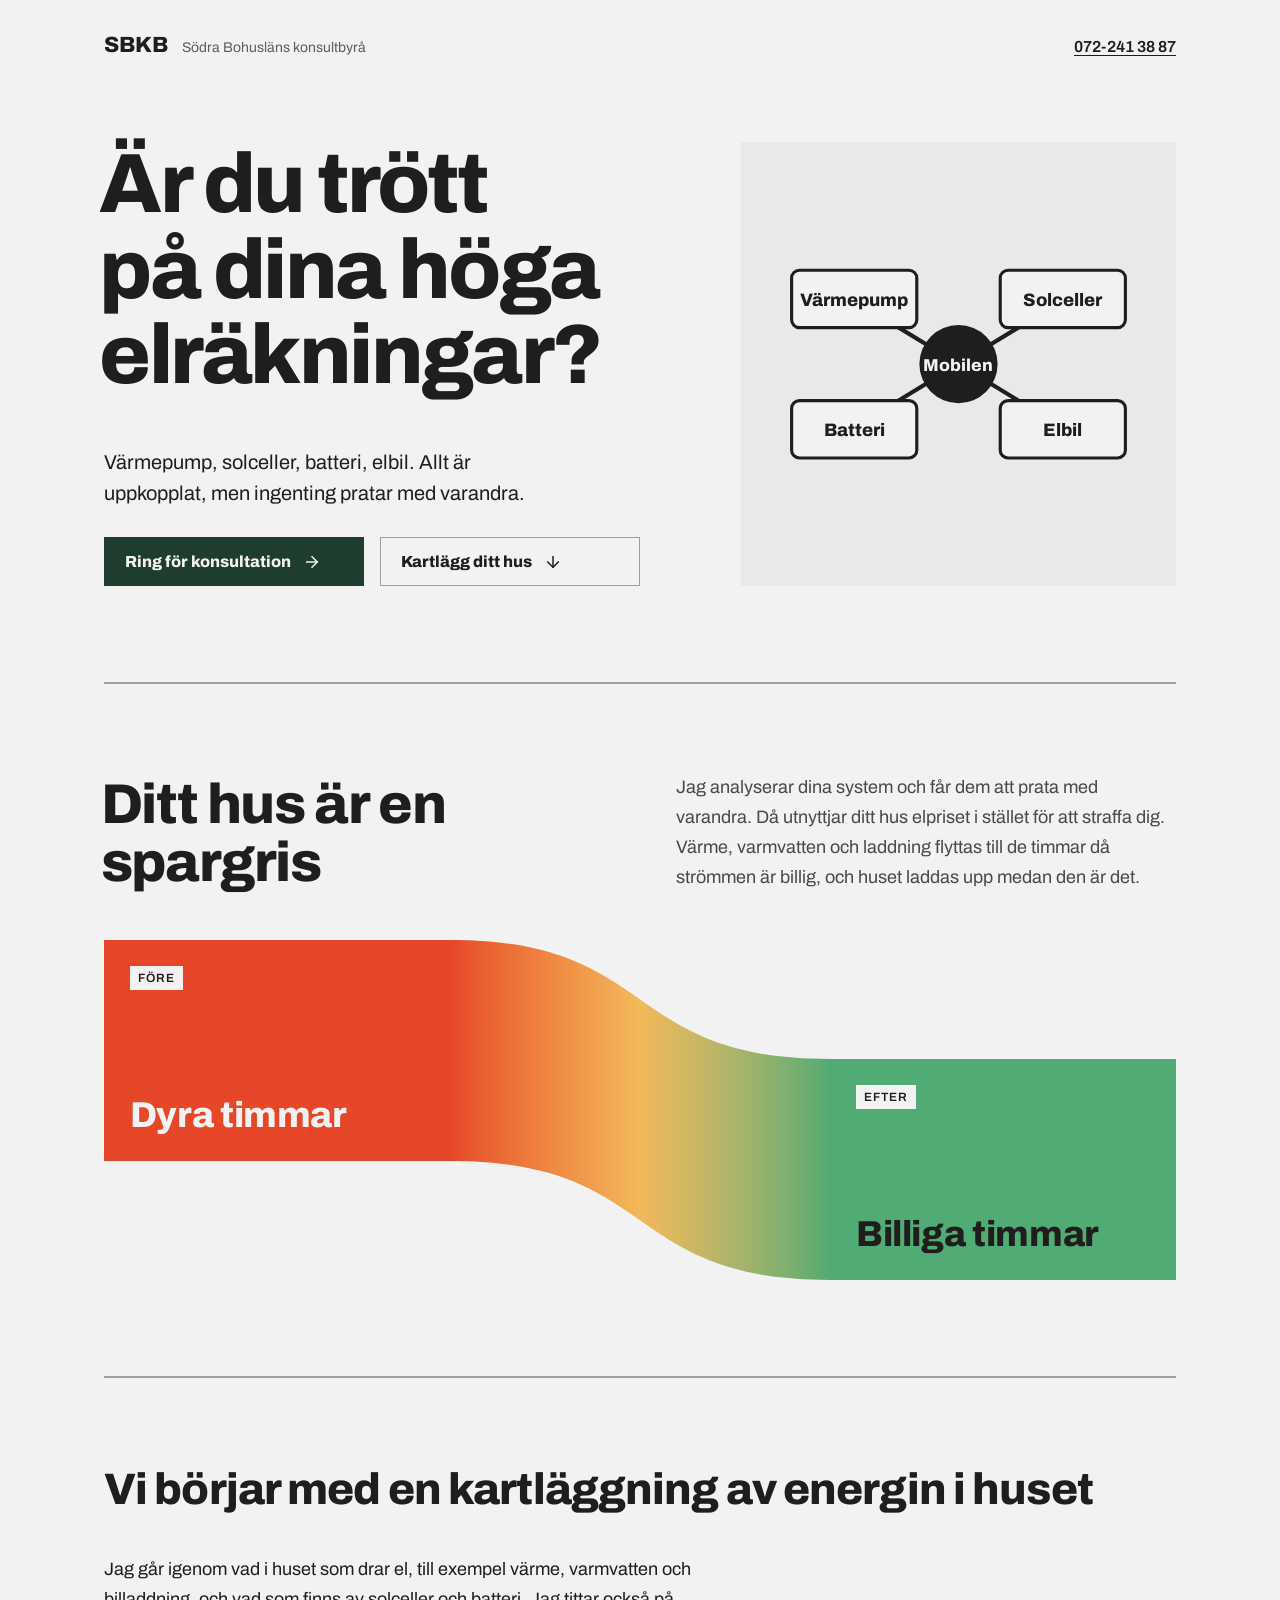
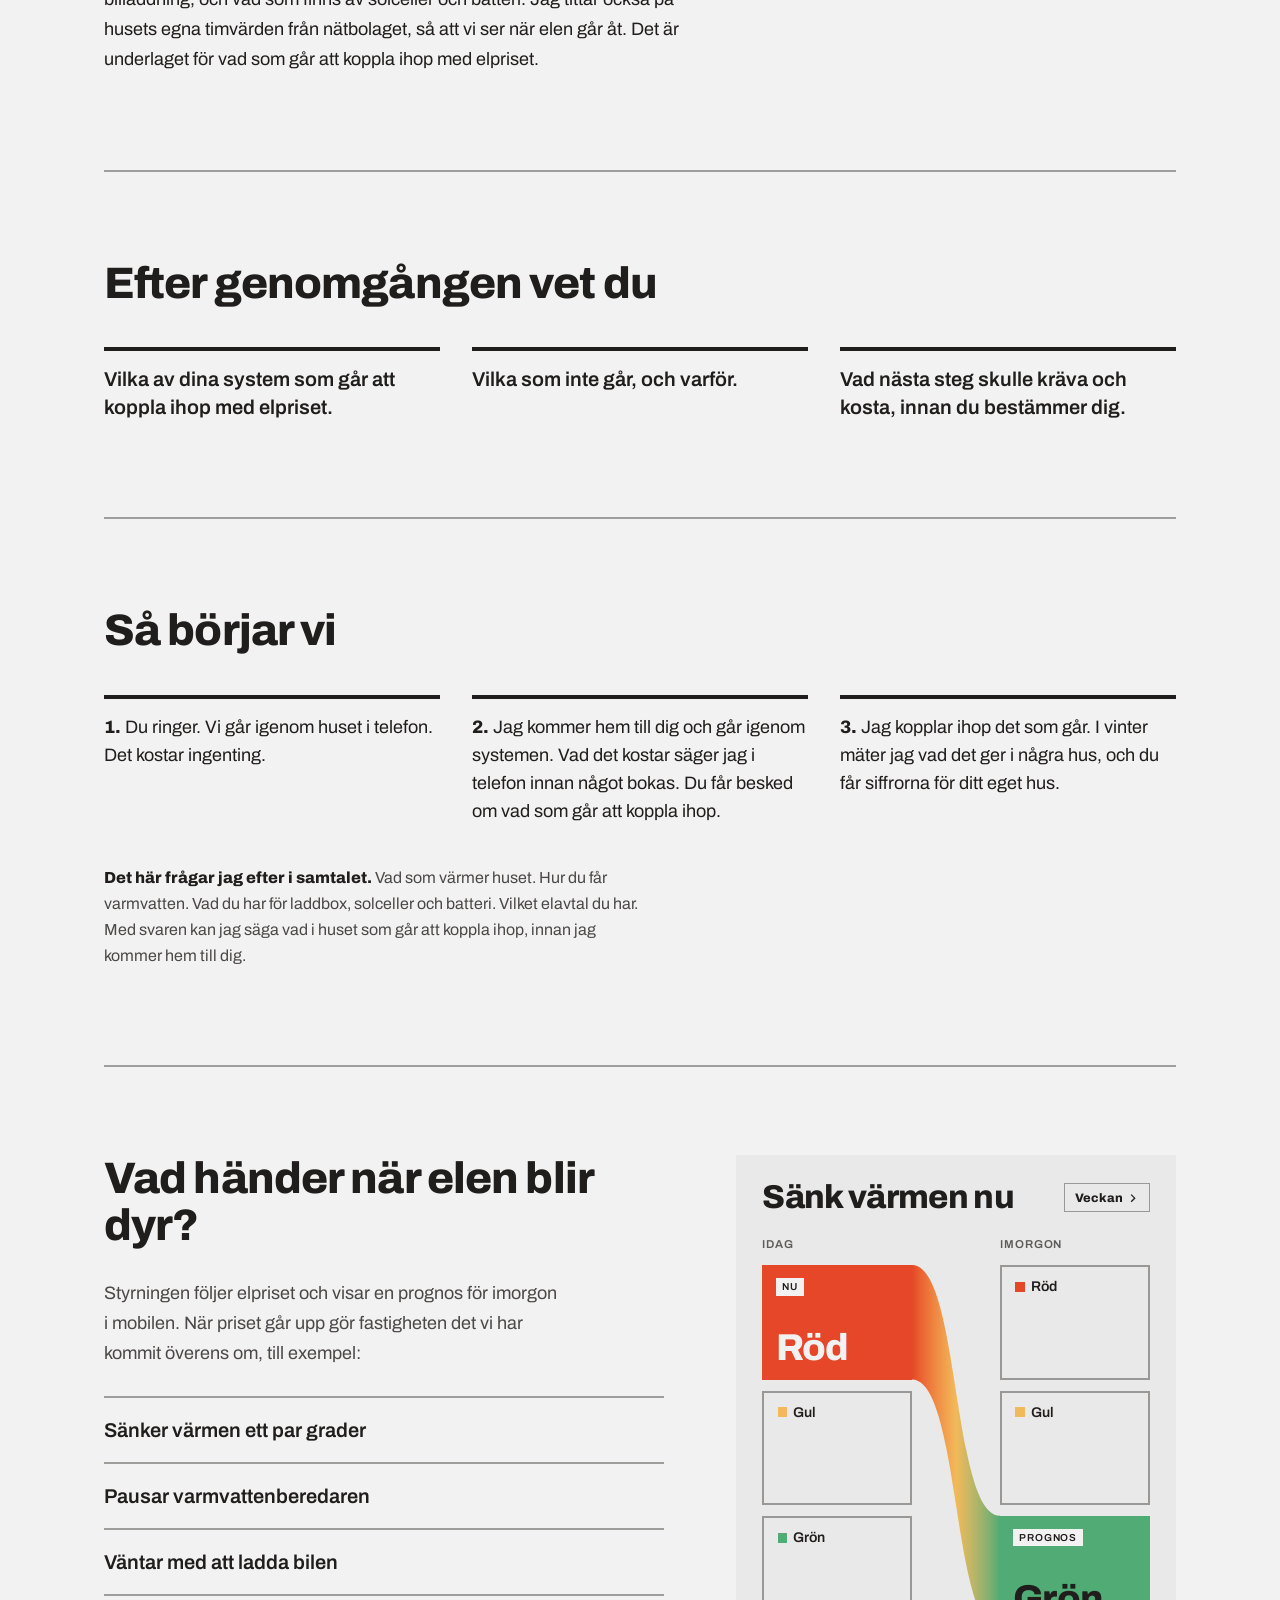
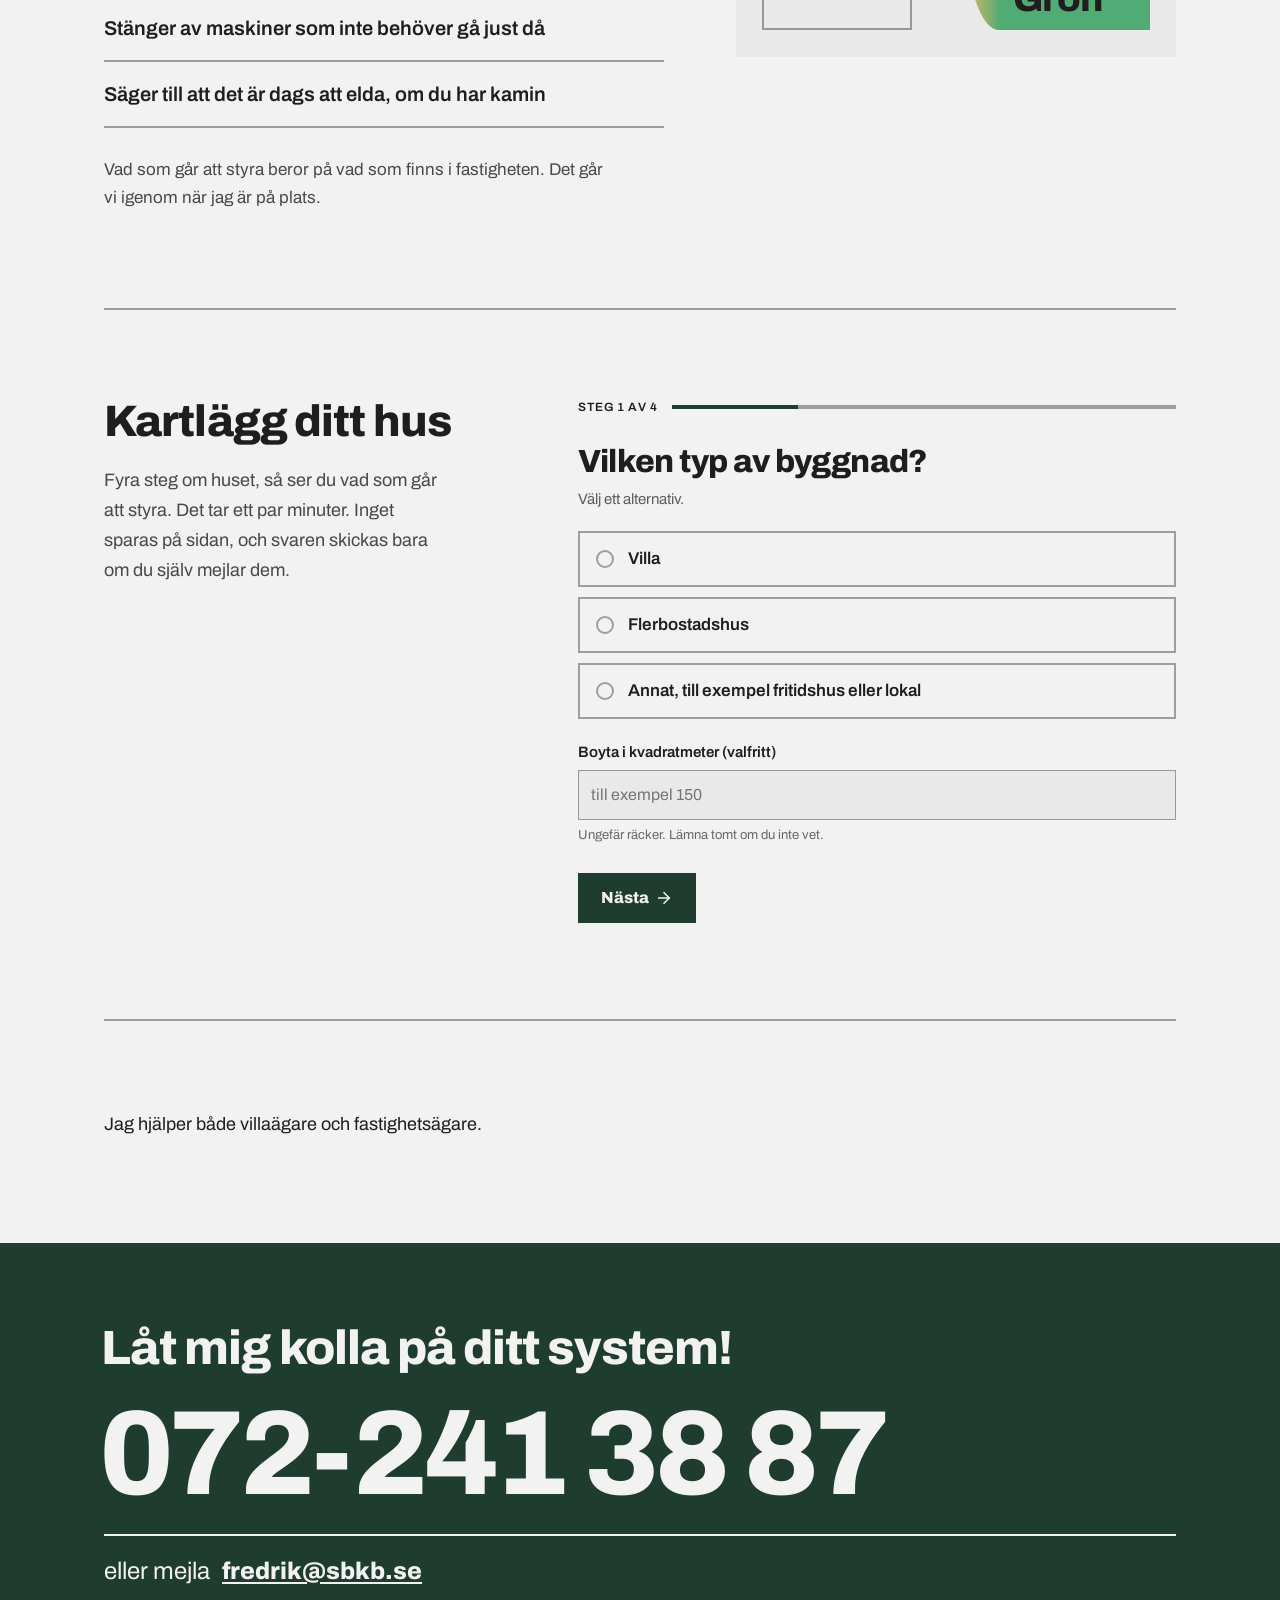
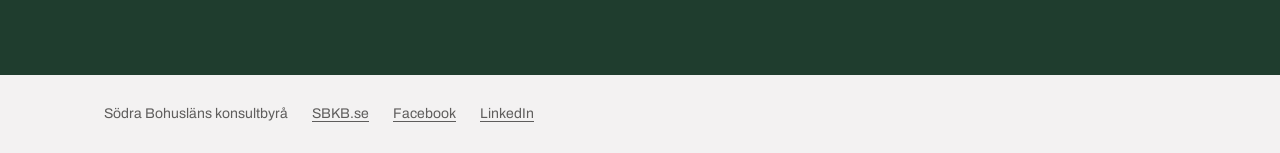
<file: hemmastyrning/index.html>
<!DOCTYPE html>
<html lang="sv">
<head>
<meta charset="utf-8">
<title>Energistyrning – SBKB</title>
<meta name="robots" content="noindex">
<link rel="canonical" href="https://sbkb.se/energistyrning/">
<meta http-equiv="refresh" content="0; url=../energistyrning/">
<script>location.replace("../energistyrning/" + location.hash);</script>
</head>
<body>
<p>Sidan har flyttat till <a href="../energistyrning/">sbkb.se/energistyrning</a>.</p>
</body>
</html>
</file>
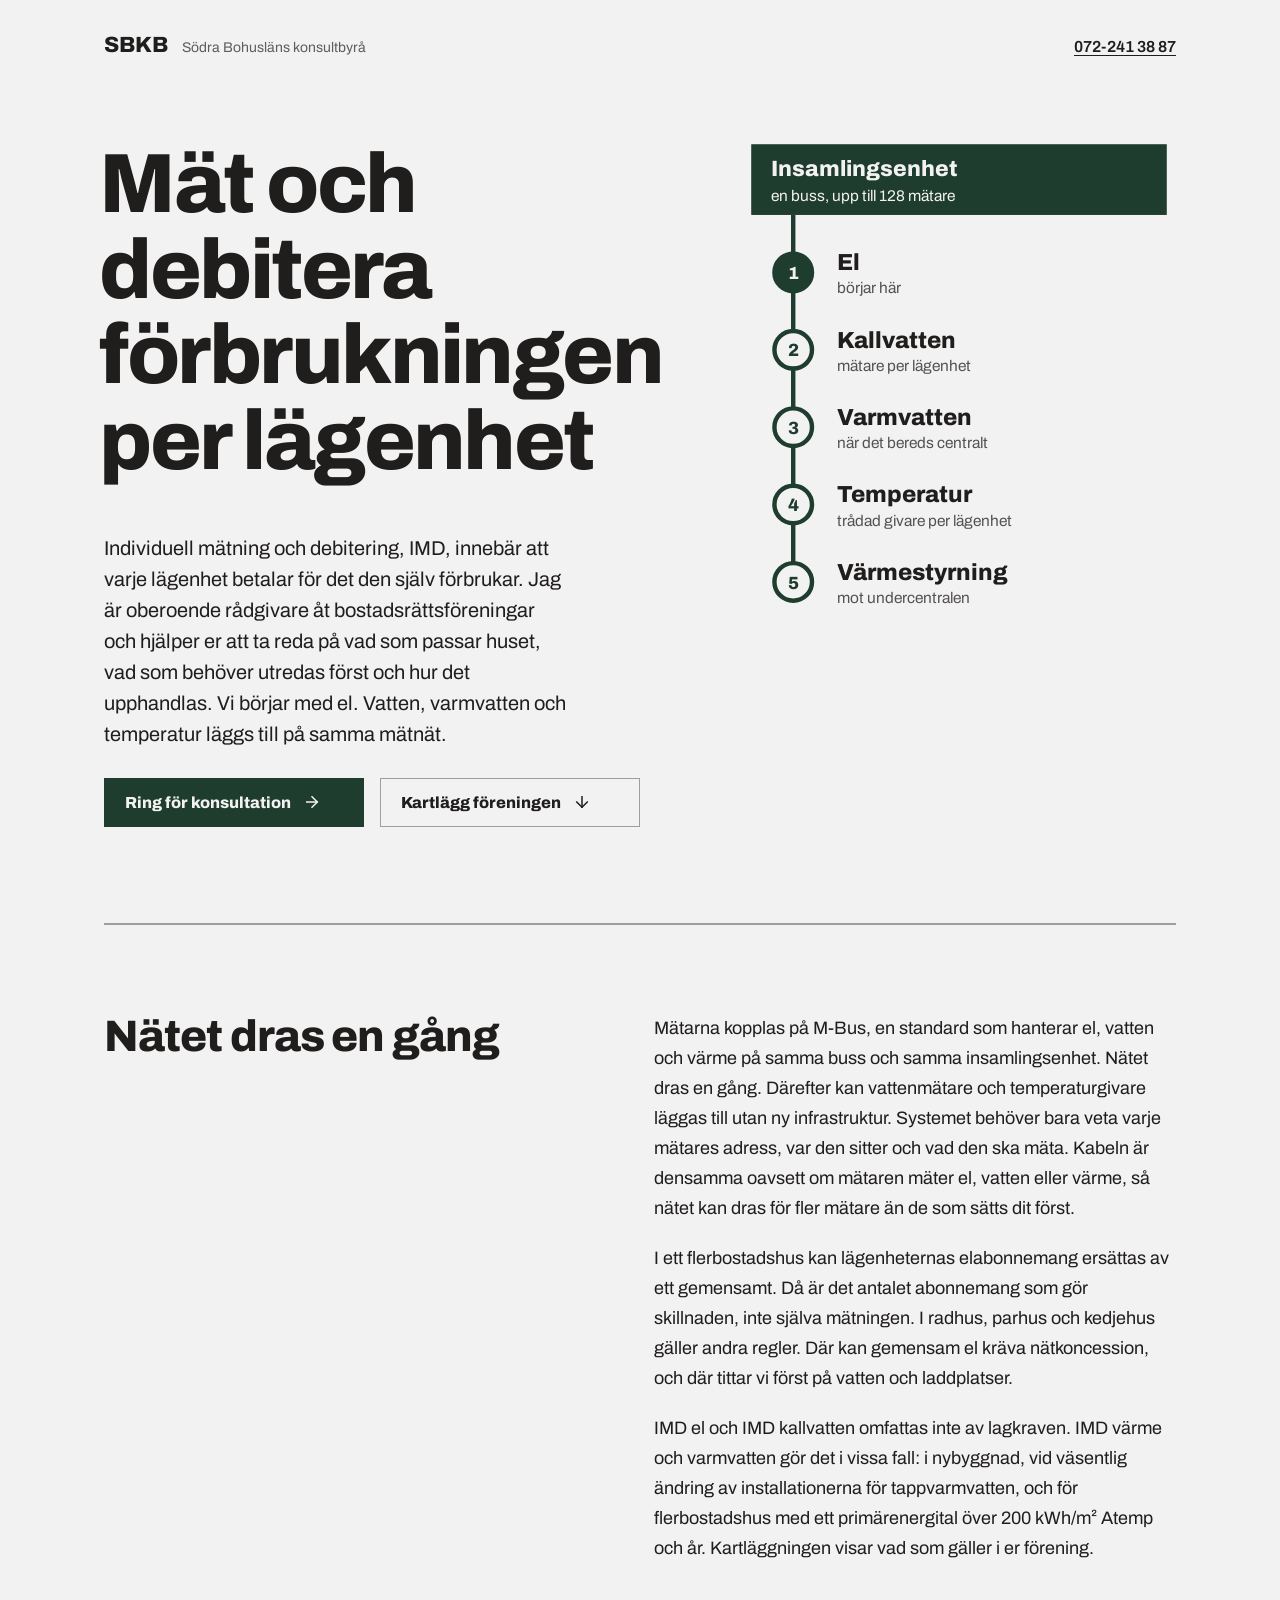
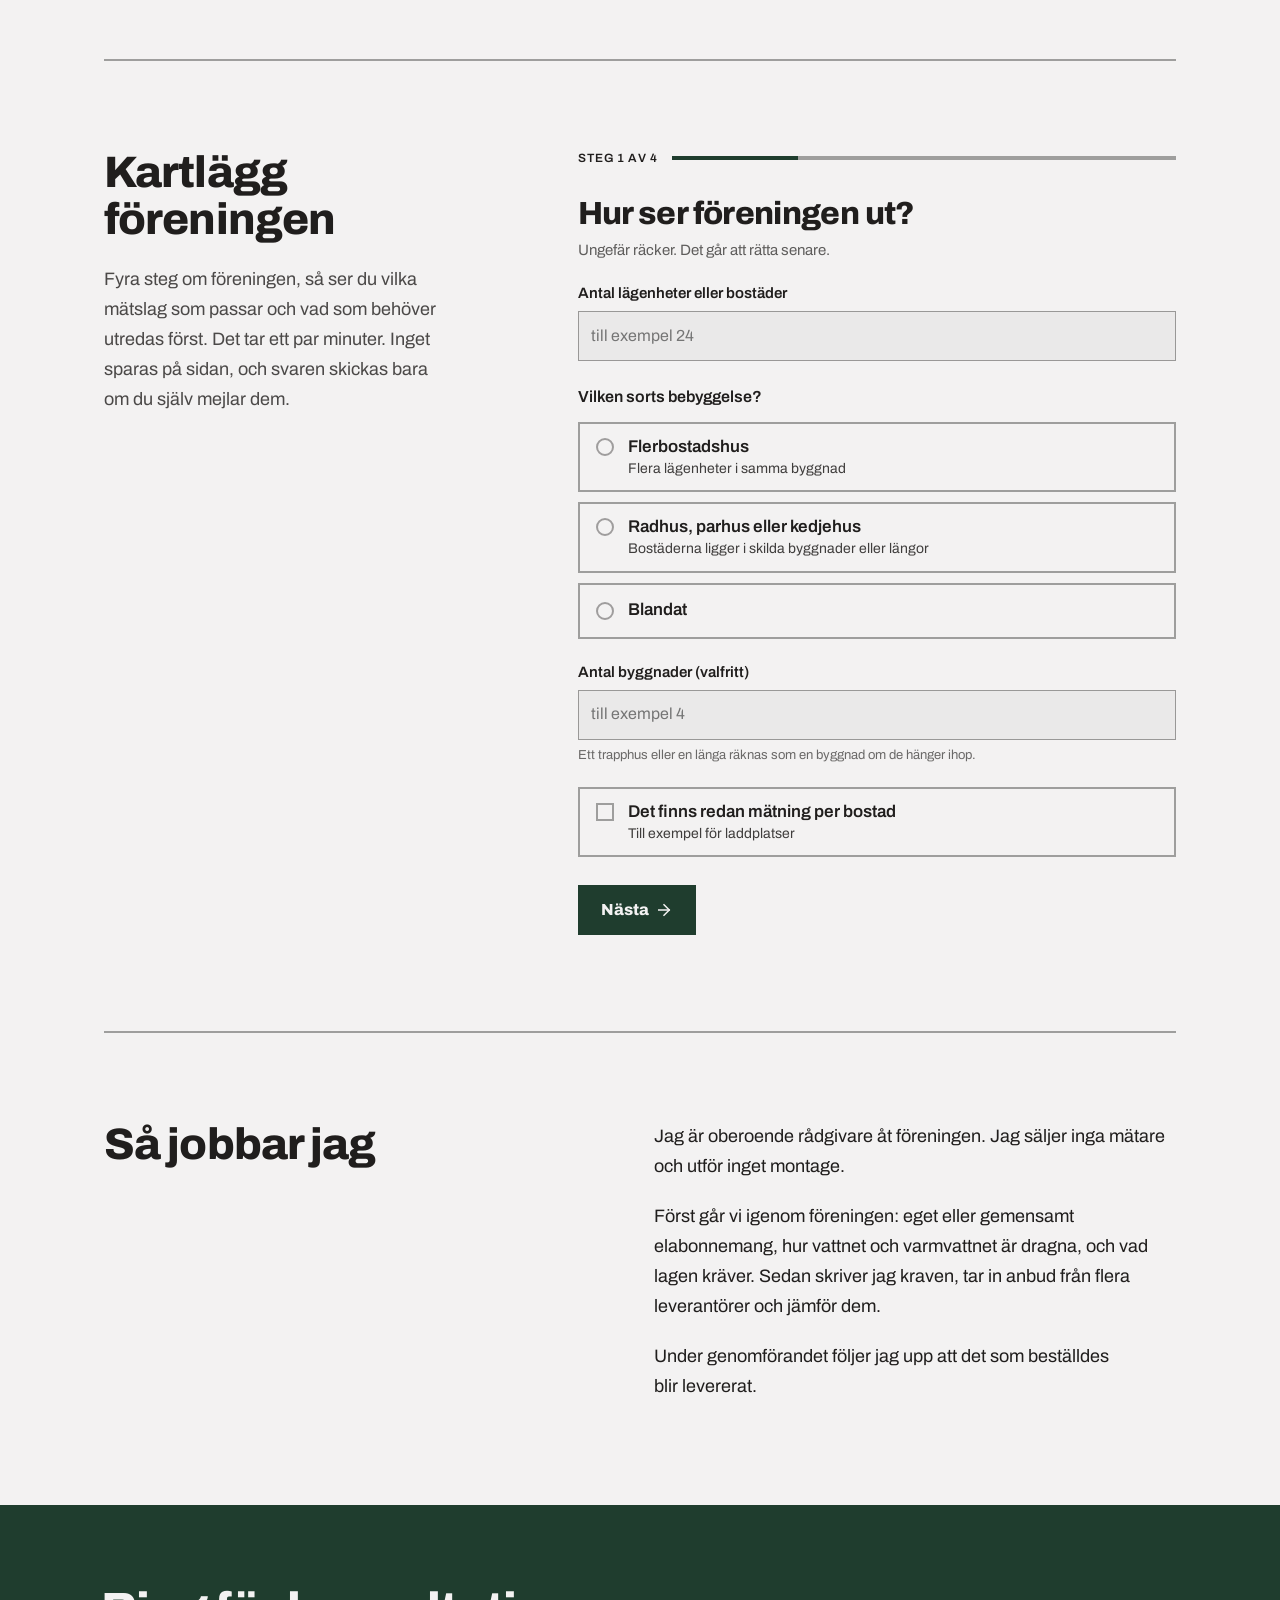
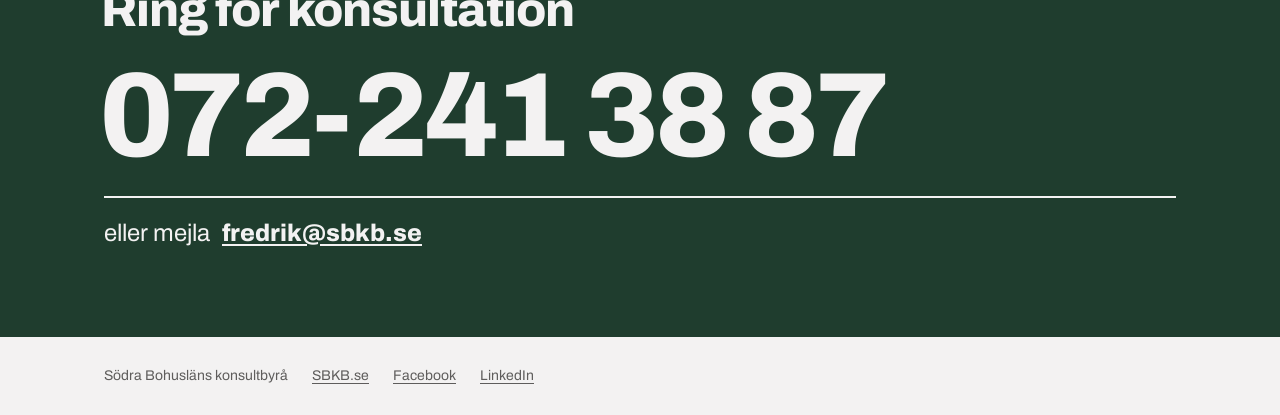
<file: imd/index.html>
<!DOCTYPE html>
<html lang="sv"><head>
<meta charset="utf-8">
<meta name="viewport" content="width=device-width, initial-scale=1">
<title>Individuell mätning och debitering – SBKB, Södra Bohusläns konsultbyrå</title>
<meta name="description" content="Kartlägg bostadsrättsföreningen för individuell mätning och debitering, IMD: antal lägenheter, vilka mätslag, elavtal och leverantörer. Testsida.">
<meta name="robots" content="noindex, nofollow">
<style>/* Modernist — design-system tokens and component classes. This file is the source of truth for the system's look; retune it here and see readme.md. */
/* vietnamese */
@font-face {
  font-family: 'Archivo';
  font-style: normal;
  font-weight: 400;
  font-stretch: 100%;
  font-display: swap;
  src: url("../assets/fonts/archivo-vietnamese.woff2") format('woff2');
  unicode-range: U+0102-0103, U+0110-0111, U+0128-0129, U+0168-0169, U+01A0-01A1, U+01AF-01B0, U+0300-0301, U+0303-0304, U+0308-0309, U+0323, U+0329, U+1EA0-1EF9, U+20AB;
}
/* latin-ext */
@font-face {
  font-family: 'Archivo';
  font-style: normal;
  font-weight: 400;
  font-stretch: 100%;
  font-display: swap;
  src: url("../assets/fonts/archivo-latin-ext.woff2") format('woff2');
  unicode-range: U+0100-02BA, U+02BD-02C5, U+02C7-02CC, U+02CE-02D7, U+02DD-02FF, U+0304, U+0308, U+0329, U+1D00-1DBF, U+1E00-1E9F, U+1EF2-1EFF, U+2020, U+20A0-20AB, U+20AD-20C4, U+2113, U+2C60-2C7F, U+A720-A7FF;
}
/* latin */
@font-face {
  font-family: 'Archivo';
  font-style: normal;
  font-weight: 400;
  font-stretch: 100%;
  font-display: swap;
  src: url("../assets/fonts/archivo-latin.woff2") format('woff2');
  unicode-range: U+0000-00FF, U+0131, U+0152-0153, U+02BB-02BC, U+02C6, U+02DA, U+02DC, U+0304, U+0308, U+0329, U+2000-206F, U+20AC, U+2122, U+2191, U+2193, U+2212, U+2215, U+FEFF, U+FFFD;
}
/* vietnamese */
@font-face {
  font-family: 'Archivo';
  font-style: normal;
  font-weight: 600;
  font-stretch: 100%;
  font-display: swap;
  src: url("../assets/fonts/archivo-vietnamese.woff2") format('woff2');
  unicode-range: U+0102-0103, U+0110-0111, U+0128-0129, U+0168-0169, U+01A0-01A1, U+01AF-01B0, U+0300-0301, U+0303-0304, U+0308-0309, U+0323, U+0329, U+1EA0-1EF9, U+20AB;
}
/* latin-ext */
@font-face {
  font-family: 'Archivo';
  font-style: normal;
  font-weight: 600;
  font-stretch: 100%;
  font-display: swap;
  src: url("../assets/fonts/archivo-latin-ext.woff2") format('woff2');
  unicode-range: U+0100-02BA, U+02BD-02C5, U+02C7-02CC, U+02CE-02D7, U+02DD-02FF, U+0304, U+0308, U+0329, U+1D00-1DBF, U+1E00-1E9F, U+1EF2-1EFF, U+2020, U+20A0-20AB, U+20AD-20C4, U+2113, U+2C60-2C7F, U+A720-A7FF;
}
/* latin */
@font-face {
  font-family: 'Archivo';
  font-style: normal;
  font-weight: 600;
  font-stretch: 100%;
  font-display: swap;
  src: url("../assets/fonts/archivo-latin.woff2") format('woff2');
  unicode-range: U+0000-00FF, U+0131, U+0152-0153, U+02BB-02BC, U+02C6, U+02DA, U+02DC, U+0304, U+0308, U+0329, U+2000-206F, U+20AC, U+2122, U+2191, U+2193, U+2212, U+2215, U+FEFF, U+FFFD;
}
/* vietnamese */
@font-face {
  font-family: 'Archivo';
  font-style: normal;
  font-weight: 800;
  font-stretch: 100%;
  font-display: swap;
  src: url("../assets/fonts/archivo-vietnamese.woff2") format('woff2');
  unicode-range: U+0102-0103, U+0110-0111, U+0128-0129, U+0168-0169, U+01A0-01A1, U+01AF-01B0, U+0300-0301, U+0303-0304, U+0308-0309, U+0323, U+0329, U+1EA0-1EF9, U+20AB;
}
/* latin-ext */
@font-face {
  font-family: 'Archivo';
  font-style: normal;
  font-weight: 800;
  font-stretch: 100%;
  font-display: swap;
  src: url("../assets/fonts/archivo-latin-ext.woff2") format('woff2');
  unicode-range: U+0100-02BA, U+02BD-02C5, U+02C7-02CC, U+02CE-02D7, U+02DD-02FF, U+0304, U+0308, U+0329, U+1D00-1DBF, U+1E00-1E9F, U+1EF2-1EFF, U+2020, U+20A0-20AB, U+20AD-20C4, U+2113, U+2C60-2C7F, U+A720-A7FF;
}
/* latin */
@font-face {
  font-family: 'Archivo';
  font-style: normal;
  font-weight: 800;
  font-stretch: 100%;
  font-display: swap;
  src: url("../assets/fonts/archivo-latin.woff2") format('woff2');
  unicode-range: U+0000-00FF, U+0131, U+0152-0153, U+02BB-02BC, U+02C6, U+02DA, U+02DC, U+0304, U+0308, U+0329, U+2000-206F, U+20AC, U+2122, U+2191, U+2193, U+2212, U+2215, U+FEFF, U+FFFD;
}


:root {
  --color-bg: #f3f2f2;
  --color-surface: #eae9e9;
  --color-text: #201e1d;
  --color-accent: #ec3013;
  --color-accent-2: #e15b47;
  --color-divider: color-mix(in srgb, #201e1d 40%, transparent);

  /* Tonal ramps — generated in OKLCH on one shared lightness scale, so the
     same step of any role matches the others in visual value. */
  --color-neutral-100: #f8f4f4;
  --color-neutral-200: #eae7e7;
  --color-neutral-300: #d7d3d3;
  --color-neutral-400: #bab6b6;
  --color-neutral-500: #9b9797;
  --color-neutral-600: #7d7979;
  --color-neutral-700: #605d5d;
  --color-neutral-800: #444141;
  --color-neutral-900: #2d2b2b;

  --color-accent-100: #fff2ef;
  --color-accent-200: #ffe0d9;
  --color-accent-300: #ffc4b8;
  --color-accent-400: #ff9783;
  --color-accent-500: #ff563c;
  --color-accent-600: #dd2b0f;
  --color-accent-700: #ae1800;
  --color-accent-800: #7c1405;
  --color-accent-900: #4d170e;

  --color-accent-2-100: #fff2ef;
  --color-accent-2-200: #ffe0da;
  --color-accent-2-300: #ffc4b9;
  --color-accent-2-400: #ff9784;
  --color-accent-2-500: #ef6853;
  --color-accent-2-600: #c94b39;
  --color-accent-2-700: #9e3526;
  --color-accent-2-800: #71261b;
  --color-accent-2-900: #471d16;

  --font-heading: "Archivo", system-ui, sans-serif;
  --font-heading-weight: 800;
  --font-body: "Archivo", system-ui, sans-serif;

  --space-1: 4.0px;
  --space-2: 8.0px;
  --space-3: 12.0px;
  --space-4: 16.0px;
  --space-6: 24.0px;
  --space-8: 32.0px;

  --radius-sm: 0px;
  --radius-md: 0px;
  --radius-lg: 0px;

  /* Elevation — derived from the ground: soft ink-tinted shadows on a
     light theme, a hairline edge + ambient darkness on a dark one. */
  --shadow-sm: 0 1px 2px color-mix(in srgb, #2d2b2b 14%, transparent);
  --shadow-md: 0 3px 10px color-mix(in srgb, #2d2b2b 16%, transparent);
  --shadow-lg: 0 12px 32px color-mix(in srgb, #2d2b2b 22%, transparent);
}

body {
  background: var(--color-bg);
  color: var(--color-text);
  font-family: var(--font-body);
}
h1, h2, h3, h4 { font-family: var(--font-heading); font-weight: var(--font-heading-weight); }

.grayscale{filter:grayscale(1) contrast(1.08)}

/* ══════════════════════════════════════════════════════════════════════════
   Components — built with the tokens above. Plain CSS
   on plain HTML: no JavaScript, no build step. Each class is documented in
   readme.md and demonstrated in foundations/ and components/.
   ══════════════════════════════════════════════════════════════════════ */

*, *::before, *::after { box-sizing: border-box; }
body { margin: 0; font-size: 15px; line-height: 1.55; font-weight: 400; }
h1, h2, h3, h4, h5, h6 {
  font-family: var(--font-heading); font-weight: var(--font-heading-weight);
  line-height: 1.12; letter-spacing: -0.015em; margin: 0 0 var(--space-2);
}
h1 { font-size: 42px; }
h2 { font-size: 32px; }
h3 { font-size: 25px; }
h4 { font-size: 20px; }
h5 { font-size: 16px; }
h6 { font-size: 13px; }
h6 { letter-spacing: 0.08em; text-transform: uppercase; }
p { margin: 0 0 var(--space-3); }
a { color: var(--color-accent); text-underline-offset: 3px; }
img { display: block; max-width: 100%; }
figure { margin: 0; }
figcaption {
  font-size: 11px; margin-top: var(--space-1);
  color: color-mix(in srgb, var(--color-text) 55%, transparent);
}
.text-muted { color: color-mix(in srgb, var(--color-text) 55%, transparent); }
:focus { outline: none; }
:focus-visible { outline: 2px solid var(--color-accent); outline-offset: 2px; }
::selection { background: color-mix(in srgb, var(--color-accent) 30%, transparent); }

/* — rules — */
.hr {
  height: 2px; border: 0; margin: var(--space-4) 0;
  background: var(--color-divider);
}

/* — buttons — */
.btn {
  display: inline-flex; align-items: center; justify-content: center; gap: 6px;
  cursor: pointer; text-decoration: none;
  font-family: var(--font-heading); font-weight: var(--font-heading-weight);
  font-size: 14px; line-height: 1.2; color: var(--color-text); /* matches the .input's 14px —
     the pair sits side by side in sign-up rows */
  background: transparent; border: 1px solid transparent;
  padding: var(--space-2) calc(var(--space-3) * 1.2);
  border-radius: var(--radius-md);
}
.btn svg { display: block; }
.btn:disabled { opacity: 0.45; cursor: not-allowed; }
.btn-primary { background: var(--color-accent); color: var(--color-bg); }
.btn-primary:hover { background: var(--color-accent-600); }
.btn-primary:active { background: var(--color-accent-700); }
.btn-secondary { border-color: var(--color-divider); }
.btn-secondary:hover { background: color-mix(in srgb, var(--color-text) 7%, transparent); }
.btn-secondary:active { background: color-mix(in srgb, var(--color-text) 14%, transparent); }
.btn-ghost { color: var(--color-accent); padding-inline: var(--space-1); }
.btn-ghost:hover { background: color-mix(in srgb, var(--color-accent) 10%, transparent); }
.btn-ghost:active { background: color-mix(in srgb, var(--color-accent) 18%, transparent); }
.btn-icon { width: 36px; height: 36px; padding: 0; }
.btn-block { width: 100%; margin-top: var(--space-2); justify-content: flex-start; text-align: left; }

/* — forms — */
.field > label {
  display: block; font-size: 12px; margin-bottom: 5px;
  color: color-mix(in srgb, var(--color-text) 70%, transparent);
}
.input {
  width: 100%; min-height: 36px; padding: 6px 10px; font: inherit;
  font-size: 14px; color: var(--color-text); caret-color: var(--color-accent);
  background: var(--color-surface);
  border: 1px solid var(--color-divider); border-radius: var(--radius-md);
}
.input:hover { border-color: color-mix(in srgb, var(--color-text) 45%, transparent); }
.input:focus-visible { border-color: var(--color-accent); outline-offset: 0; }
textarea.input { min-height: 90px; resize: vertical; }
.radio { display: inline-flex; align-items: center; gap: 8px; cursor: pointer; font-size: 14px; }
.radio input, .seg-opt input {
  position: absolute; opacity: 0; width: 0; height: 0; pointer-events: none;
}
.radio .dot {
  width: 16px; height: 16px; flex: none; border-radius: 50%;
  border: 1.5px solid var(--color-divider);
}
.radio:hover .dot { border-color: var(--color-accent); }
.radio input:checked + .dot {
  border-color: var(--color-accent); background: var(--color-accent);
  box-shadow: inset 0 0 0 4px var(--color-bg);
}
.radio input:focus-visible + .dot { outline: 2px solid var(--color-accent); outline-offset: 2px; }
.seg {
  display: inline-flex; overflow: hidden;
  border: 1px solid var(--color-divider); border-radius: var(--radius-md);
}
.seg-opt {
  display: inline-flex; align-items: center; gap: 6px;
  padding: 7px 12px; font-size: 13px; cursor: pointer;
}
.seg-opt + .seg-opt { border-left: 1px solid var(--color-divider); }
.seg-opt:has(input:checked) { background: var(--color-accent); color: var(--color-bg); }
.seg-opt:not(:has(input:checked)):hover { background: color-mix(in srgb, var(--color-text) 7%, transparent); }
.seg-opt:has(input:focus-visible) { outline: 2px solid var(--color-accent); outline-offset: -2px; }

/* — cards — */
.card {
  display: flex; flex-direction: column; gap: var(--space-2);
  padding: var(--space-3); border-radius: var(--radius-md); background: var(--color-surface);
}
.card-kicker { font-size: 10px; letter-spacing: 0.1em; text-transform: uppercase; color: var(--color-accent); }
.card-title {
  font-family: var(--font-heading); font-weight: var(--font-heading-weight);
  font-size: 17px; line-height: 1.2;
}
.card-body { margin: 0; font-size: 13px; opacity: 0.8; flex: 1; }
.card-meta {
  display: flex; align-items: center; gap: 6px; font-size: 11px;
  color: color-mix(in srgb, var(--color-text) 50%, transparent);
}
.elev-sm { box-shadow: var(--shadow-sm); }
.elev-md { box-shadow: var(--shadow-md); }
.elev-lg { box-shadow: var(--shadow-lg); }

/* — tags — */
.tag {
  display: inline-flex; align-items: center; font-size: 11px;
  letter-spacing: 0.02em; padding: 3px 10px;
  border-radius: calc(var(--radius-md) * 0.75);
}
.tag-accent { background: var(--color-accent-100); color: var(--color-accent-800); }
.tag-accent-2 { background: var(--color-accent-2-100); color: var(--color-accent-2-800); }
.tag-neutral { background: var(--color-neutral-100); color: var(--color-neutral-800); }
.tag-outline { border: 1px solid var(--color-accent); color: var(--color-accent); }

/* — navigation — */
.nav {
  display: flex; align-items: center; gap: var(--space-4);
  padding: var(--space-3) var(--space-4);
  border-bottom: 2px solid var(--color-divider);
}
.nav-brand {
  font-family: var(--font-heading); font-weight: var(--font-heading-weight);
  font-size: 18px; margin-right: auto;
}
.nav a { color: inherit; text-decoration: none; font-size: 14px; }
.nav a:hover, .nav a[aria-current='page'] { color: var(--color-accent); }

/* — tables — */
.table { width: 100%; border-collapse: collapse; font-size: 14px; }
.table th {
  text-align: left; font-size: 11px; letter-spacing: 0.08em; text-transform: uppercase;
  color: color-mix(in srgb, var(--color-text) 60%, transparent);
  padding: var(--space-2); border-bottom: 2px solid var(--color-divider);
}
.table td {
  padding: var(--space-2);
  border-bottom: 1px solid var(--color-divider);
}
.table tbody tr:hover { background: color-mix(in srgb, var(--color-text) 4%, transparent); }

/* — dialog — */
.dialog-backdrop {
  position: fixed; inset: 0; display: grid; place-items: center;
  padding: var(--space-4);
  background: color-mix(in srgb, var(--color-neutral-900) 50%, transparent);
}
.dialog {
  width: min(440px, 100%); display: flex; flex-direction: column; gap: var(--space-3);
  padding: var(--space-4); border-radius: var(--radius-lg);
  background: var(--color-surface); box-shadow: var(--shadow-lg);
}
.dialog-title {
  font-family: var(--font-heading); font-weight: var(--font-heading-weight);
  font-size: 20px;
}
.dialog-body { font-size: 14px; opacity: 0.85; }
.dialog-actions { display: flex; justify-content: flex-end; gap: var(--space-2); margin-top: var(--space-2); }

</style>
<style>:root{--color-accent:#1F3D2E;--color-accent-600:oklch(0.43 0.06 155);--color-accent-700:oklch(0.28 0.045 155);--color-accent-100:oklch(0.94 0.02 155);--color-accent-800:oklch(0.25 0.04 155)}body{margin:0;background:var(--color-bg)}a{color:var(--color-text)}a:not(.btn):hover{color:var(--color-accent-600)}a:focus-visible{outline:2px solid var(--color-accent);outline-offset:2px}</style>
<style>
/* Kartläggning — klicka sig fram. Inget sparas, ingen mätning. */
.kl [hidden]{display:none!important}
.kl fieldset{border:0;margin:0;padding:0;min-width:0}
.kl legend{font-family:var(--font-heading);font-weight:800;font-size:clamp(24px,3.2vw,32px);line-height:1.12;letter-spacing:-.02em;padding:0;margin:0 0 8px;outline:none}
.kl-help{font-size:15px;line-height:1.5;margin:0 0 20px;color:color-mix(in srgb,var(--color-text) 70%,transparent)}
.kl-sub{font-size:16px;font-weight:600;margin:0 0 12px}
.kl-prog{display:flex;align-items:center;gap:14px;margin:0 0 28px;font-size:12px;font-weight:600;letter-spacing:.08em;text-transform:uppercase}
.kl-barwrap{flex:1;height:4px;background:var(--color-divider)}
.kl-barwrap span{display:block;height:100%;width:25%;background:var(--color-accent);transition:width .2s}
.kl-opts{display:grid;gap:10px}
.kl-opt{position:relative;display:flex;align-items:center;gap:14px;min-height:56px;padding:12px 16px;border:2px solid var(--color-divider);cursor:pointer;font-size:17px;line-height:1.3;font-weight:600}
.kl-opt input{position:absolute;opacity:0;width:0;height:0}
.kl-opt::before{content:"";flex:none;width:18px;height:18px;border:2px solid var(--color-divider)}
.kl-opt.r::before{border-radius:50%}
.kl-opt small{display:block;font-weight:400;font-size:14px;opacity:.85}
.kl-opt:hover{border-color:var(--color-accent)}
.kl-opt.on{background:var(--color-accent);border-color:var(--color-accent);color:var(--color-bg)}
.kl-opt.on::before{border-color:var(--color-bg);background:var(--color-bg)}
.kl-opt:has(input:focus-visible){outline:2px solid var(--color-accent);outline-offset:2px}
.kl .field{margin-top:22px}
.kl .field>label{font-size:15px;font-weight:600;color:var(--color-text);margin-bottom:6px}
.kl .input{font-size:16px;min-height:50px;padding:10px 12px}
.kl-hint{display:block;font-size:13px;line-height:1.45;margin-top:6px;color:color-mix(in srgb,var(--color-text) 65%,transparent)}
.kl-err{margin:16px 0 0;font-weight:600;color:oklch(0.5 0.19 33)}
.kl-nav{display:flex;flex-wrap:wrap;align-items:center;gap:12px;margin-top:28px}
.kl-nav .btn{font-size:16px;padding:14px 22px;min-height:50px}
.kl-res h3{font-size:clamp(26px,3.4vw,34px);line-height:1.1;letter-spacing:-.02em;margin:0 0 20px;outline:none}
.kl-res h4{font-size:20px;margin:32px 0 8px}
.kl-sum{margin:0}
.kl-sum div{display:flex;flex-wrap:wrap;gap:2px 16px;padding:10px 0;border-top:1px solid var(--color-divider);font-size:16px}
.kl-sum dt{flex:0 0 12em;color:color-mix(in srgb,var(--color-text) 65%,transparent)}
.kl-sum dd{margin:0;font-weight:600}
.kl-do{list-style:none;margin:0;padding:0}
.kl-do li{padding:14px 0;border-top:2px solid var(--color-divider);font-size:17px;line-height:1.5}
.kl-do li:last-child{border-bottom:2px solid var(--color-divider)}
.kl-note{font-size:15px;line-height:1.5;margin:16px 0 0;color:color-mix(in srgb,var(--color-text) 75%,transparent)}
.kl textarea.input{min-height:220px;font-size:14px;line-height:1.5}
.kl-opt{flex-wrap:wrap;row-gap:2px}
.kl-opt small{flex:0 0 100%;padding-left:32px}
</style>
</head>
<body>
<div style="background:var(--color-bg); color:var(--color-text); font-family:var(--font-body); min-height:100vh;">
  <div style="max-width:1200px; margin:0 auto; padding:0 clamp(20px, 5vw, 72px);">
    <header style="display:flex; flex-wrap:wrap; align-items:baseline; justify-content:space-between; gap:12px 24px; padding:28px 0 0;">
      <div style="display:flex; flex-wrap:wrap; align-items:baseline; gap:4px 14px;"><span style="font-family:var(--font-heading); font-weight:800; font-size:22px;">SBKB</span><span style="font-size:14px; color:color-mix(in srgb, var(--color-text) 70%, transparent);">Södra Bohusläns konsultbyrå</span></div>
      <a href="tel:+46722413887" style="font-weight:600; font-size:16px;">072-241 38 87</a>
    </header>

    <section style="display:flex; flex-wrap:wrap; gap:56px 64px; padding:clamp(48px, 8vw, 80px) 0 clamp(64px, 9vw, 96px);">
      <div style="flex:7 1 440px; display:flex; flex-direction:column; justify-content:space-between; gap:48px;">
        <h1 style="font-size:clamp(46px, 7vw, 84px); line-height:1.02; letter-spacing:-0.03em; margin:0 0 0 -0.058em; text-wrap:balance;">Mät och debitera förbrukningen per lägenhet</h1>
        <div style="display:flex; flex-direction:column; gap:28px;">
          <p style="font-size:clamp(18px, 1.8vw, 20px); line-height:1.55; margin:0; max-width:42ch; text-wrap:pretty;">Individuell mätning och debitering, IMD, innebär att varje lägenhet betalar för det den själv förbrukar. Jag är oberoende rådgivare åt bostadsrättsföreningar och hjälper er att ta reda på vad som passar huset, vad som behöver utredas först och hur det upphandlas. Vi börjar med el. Vatten, varmvatten och temperatur läggs till på samma mätnät.</p>
          <div style="display:flex; flex-wrap:wrap; gap:16px;">
            <a class="btn btn-primary" href="tel:+46722413887" style="font-size:16px; padding:14px 20px; min-width:260px; justify-content:flex-start; gap:12px;">Ring för konsultation<svg width="18" height="18" viewBox="0 0 24 24" fill="none" stroke="currentColor" stroke-width="2" stroke-linecap="square"><path d="M5 12h14"></path><path d="m12 5 7 7-7 7"></path></svg></a>
            <a class="btn btn-secondary" href="#kartlagg" style="font-size:16px; padding:14px 20px; min-width:260px; justify-content:flex-start; gap:12px;">Kartlägg föreningen<svg width="18" height="18" viewBox="0 0 24 24" fill="none" stroke="currentColor" stroke-width="2" stroke-linecap="square"><path d="M12 5v14"></path><path d="m5 12 7 7 7-7"></path></svg></a>
          </div>
        </div>
      </div>
      <div style="flex:5 1 340px; display:flex; align-items:flex-start; justify-content:center;">
        <svg viewBox="0 0 380 440" role="img" aria-label="Ett mätnät: en insamlingsenhet och fem mätslag på samma buss — el, kallvatten, varmvatten, temperatur och värmestyrning" style="width:100%; height:auto; max-width:420px; display:block;">
          <rect x="2" y="2" width="376" height="64" style="fill:var(--color-accent);"></rect>
          <text x="20" y="31" style="font:800 20px var(--font-heading); fill:var(--color-bg);">Insamlingsenhet</text>
          <text x="20" y="53" style="font:500 14px var(--font-body); fill:var(--color-bg);">en buss, upp till 128 mätare</text>
          <line x1="40" y1="66" x2="40" y2="398" style="stroke:var(--color-accent); stroke-width:4;"></line>

          <circle cx="40" cy="118" r="17" style="fill:var(--color-accent); stroke:var(--color-accent); stroke-width:4;"></circle>
          <text x="40" y="124" text-anchor="middle" style="font:800 16px var(--font-heading); fill:var(--color-bg);">1</text>
          <text x="80" y="116" style="font:800 21px var(--font-heading); fill:var(--color-text);">El</text>
          <text x="80" y="137" style="font:500 14px var(--font-body); fill:var(--color-text); opacity:.75;">börjar här</text>

          <circle cx="40" cy="188" r="17" style="fill:var(--color-bg); stroke:var(--color-accent); stroke-width:4;"></circle>
          <text x="40" y="194" text-anchor="middle" style="font:800 16px var(--font-heading); fill:var(--color-accent);">2</text>
          <text x="80" y="186" style="font:800 21px var(--font-heading); fill:var(--color-text);">Kallvatten</text>
          <text x="80" y="207" style="font:500 14px var(--font-body); fill:var(--color-text); opacity:.75;">mätare per lägenhet</text>

          <circle cx="40" cy="258" r="17" style="fill:var(--color-bg); stroke:var(--color-accent); stroke-width:4;"></circle>
          <text x="40" y="264" text-anchor="middle" style="font:800 16px var(--font-heading); fill:var(--color-accent);">3</text>
          <text x="80" y="256" style="font:800 21px var(--font-heading); fill:var(--color-text);">Varmvatten</text>
          <text x="80" y="277" style="font:500 14px var(--font-body); fill:var(--color-text); opacity:.75;">när det bereds centralt</text>

          <circle cx="40" cy="328" r="17" style="fill:var(--color-bg); stroke:var(--color-accent); stroke-width:4;"></circle>
          <text x="40" y="334" text-anchor="middle" style="font:800 16px var(--font-heading); fill:var(--color-accent);">4</text>
          <text x="80" y="326" style="font:800 21px var(--font-heading); fill:var(--color-text);">Temperatur</text>
          <text x="80" y="347" style="font:500 14px var(--font-body); fill:var(--color-text); opacity:.75;">trådad givare per lägenhet</text>

          <circle cx="40" cy="398" r="17" style="fill:var(--color-bg); stroke:var(--color-accent); stroke-width:4;"></circle>
          <text x="40" y="404" text-anchor="middle" style="font:800 16px var(--font-heading); fill:var(--color-accent);">5</text>
          <text x="80" y="396" style="font:800 21px var(--font-heading); fill:var(--color-text);">Värmestyrning</text>
          <text x="80" y="417" style="font:500 14px var(--font-body); fill:var(--color-text); opacity:.75;">mot undercentralen</text>
        </svg>
      </div>
    </section>

    <section style="border-top:2px solid var(--color-divider); padding:clamp(56px, 8vw, 88px) 0 clamp(64px, 8vw, 96px); display:flex; flex-wrap:wrap; gap:28px 72px; align-items:flex-start;">
      <h2 style="flex:5 1 260px; font-size:clamp(32px, 4vw, 44px); line-height:1.08; letter-spacing:-0.02em; margin:0;">Nätet dras en gång</h2>
      <div style="flex:7 1 400px; display:flex; flex-direction:column; gap:20px; max-width:58ch;">
        <p style="font-size:18px; line-height:30px; margin:0; text-wrap:pretty;">Mätarna kopplas på M-Bus, en standard som hanterar el, vatten och värme på samma buss och samma insamlingsenhet. Nätet dras en gång. Därefter kan vattenmätare och temperaturgivare läggas till utan ny infrastruktur. Systemet behöver bara veta varje mätares adress, var den sitter och vad den ska mäta. Kabeln är densamma oavsett om mätaren mäter el, vatten eller värme, så nätet kan dras för fler mätare än de som sätts dit först.</p>
        <p style="font-size:18px; line-height:30px; margin:0; text-wrap:pretty;">I ett flerbostadshus kan lägenheternas elabonnemang ersättas av ett gemensamt. Då är det antalet abonnemang som gör skillnaden, inte själva mätningen. I radhus, parhus och kedjehus gäller andra regler. Där kan gemensam el kräva nätkoncession, och där tittar vi först på vatten och laddplatser.</p>
        <p style="font-size:18px; line-height:30px; margin:0; text-wrap:pretty;">IMD el och IMD kallvatten omfattas inte av lagkraven. IMD värme och varmvatten gör det i vissa fall: i nybyggnad, vid väsentlig ändring av installationerna för tappvarmvatten, och för flerbostadshus med ett primärenergital över 200 kWh/m² Atemp och år. Kartläggningen visar vad som gäller i er förening.</p>
      </div>
    </section>

    <section id="kartlagg" style="border-top:2px solid var(--color-divider); padding:clamp(56px, 8vw, 88px) 0 clamp(64px, 8vw, 96px); display:flex; flex-wrap:wrap; gap:40px 72px; align-items:flex-start;">
      <div style="flex:5 1 260px; display:flex; flex-direction:column; gap:20px;">
        <h2 style="font-size:clamp(32px, 4vw, 44px); line-height:1.08; letter-spacing:-0.02em; margin:0;">Kartlägg föreningen</h2>
        <p style="font-size:18px; line-height:30px; margin:0; max-width:34ch; color:color-mix(in srgb, var(--color-text) 80%, transparent);">Fyra steg om föreningen, så ser du vilka mätslag som passar och vad som behöver utredas först. Det tar ett par minuter. Inget sparas på sidan, och svaren skickas bara om du själv mejlar dem.</p>
      </div>
      <div id="kl" class="kl" style="flex:7 1 400px; min-width:0; max-width:640px;">
        <noscript><p style="font-size:18px; line-height:30px; margin:0;">Kartläggningen kräver JavaScript. Ring <a href="tel:+46722413887">072-241 38 87</a> eller mejla <a href="mailto:fredrik@sbkb.se">fredrik@sbkb.se</a>.</p></noscript>
        <form id="kl-form" novalidate hidden>
          <div id="kl-progwrap" class="kl-prog"><span id="kl-prog" aria-live="polite">Steg 1 av 4</span><span class="kl-barwrap"><span id="kl-bar"></span></span></div>

          <fieldset class="kl-steg">
            <legend>Hur ser föreningen ut?</legend>
            <p class="kl-help">Ungefär räcker. Det går att rätta senare.</p>
            <div class="field" style="margin-top:0;">
              <label for="kl-lgh">Antal lägenheter eller bostäder</label>
              <input class="input" id="kl-lgh" inputmode="numeric" autocomplete="off" placeholder="till exempel 24">
            </div>
            <p class="kl-sub" style="margin-top:24px;">Vilken sorts bebyggelse?</p>
            <div class="kl-opts">
              <label class="kl-opt r"><input type="radio" name="bygg" value="flerbostadshus" data-l="Flerbostadshus">Flerbostadshus<small>Flera lägenheter i samma byggnad</small></label>
              <label class="kl-opt r"><input type="radio" name="bygg" value="radhus" data-l="Radhus, parhus eller kedjehus">Radhus, parhus eller kedjehus<small>Bostäderna ligger i skilda byggnader eller längor</small></label>
              <label class="kl-opt r"><input type="radio" name="bygg" value="blandat" data-l="Blandat">Blandat</label>
            </div>
            <div class="field">
              <label for="kl-nbyg">Antal byggnader (valfritt)</label>
              <input class="input" id="kl-nbyg" inputmode="numeric" autocomplete="off" placeholder="till exempel 4">
              <small class="kl-hint">Ett trapphus eller en länga räknas som en byggnad om de hänger ihop.</small>
            </div>
            <div class="kl-opts" style="margin-top:22px;">
              <label class="kl-opt"><input type="checkbox" name="finns" value="ja" data-l="Det finns redan mätning per bostad">Det finns redan mätning per bostad<small>Till exempel för laddplatser</small></label>
            </div>
          </fieldset>

          <fieldset class="kl-steg" hidden>
            <legend>Vad ska mätas?</legend>
            <p class="kl-help">Välj ett eller flera. Börja gärna med el, resten kan läggas till senare.</p>
            <div class="kl-opts">
              <label class="kl-opt"><input type="checkbox" name="mat" value="el" data-l="El">El<small>Förbrukning per lägenhet</small></label>
              <label class="kl-opt"><input type="checkbox" name="mat" value="kv" data-l="Kallvatten">Kallvatten</label>
              <label class="kl-opt"><input type="checkbox" name="mat" value="vv" data-l="Varmvatten">Varmvatten</label>
              <label class="kl-opt"><input type="checkbox" name="mat" value="temp" data-l="Temperatur i lägenheterna">Temperatur i lägenheterna<small>En rumsgivare per lägenhet</small></label>
              <label class="kl-opt"><input type="checkbox" name="mat" value="varme" data-l="Värme, energi per lägenhet">Värme, energi per lägenhet</label>
              <label class="kl-opt"><input type="checkbox" name="mat" value="ladd" data-l="Laddplatser för elbil">Laddplatser för elbil</label>
              <label class="kl-opt"><input type="checkbox" name="mat" value="vetej" data-l="Vet inte än">Vet inte än<small>Då går vi igenom vad som passar</small></label>
            </div>
          </fieldset>

          <fieldset class="kl-steg" hidden>
            <legend>El och elavtal</legend>
            <p class="kl-help">Står på elfakturan och i årsredovisningen.</p>
            <p class="kl-sub">Hur är elen ordnad idag?</p>
            <div class="kl-opts">
              <label class="kl-opt r"><input type="radio" name="elab" value="egna" data-l="Varje lägenhet har eget elabonnemang">Varje lägenhet har eget elabonnemang<small>Och föreningen har ett för fastighetens el</small></label>
              <label class="kl-opt r"><input type="radio" name="elab" value="gemensam" data-l="Föreningen har ett gemensamt abonnemang för all el">Föreningen har ett gemensamt abonnemang för all el</label>
              <label class="kl-opt r"><input type="radio" name="elab" value="vetej" data-l="Vet inte eller blandat">Vet inte eller blandat<small>En mycket låg elpost i årsredovisningen tyder på egna abonnemang</small></label>
            </div>
            <p class="kl-sub" style="margin-top:24px;">Var sitter elmätarna idag?</p>
            <div class="kl-opts">
              <label class="kl-opt r"><input type="radio" name="matplats" value="samlade" data-l="Samlade på ett ställe, till exempel i källargången">Samlade på ett ställe<small>Till exempel i källargången eller ett mätarrum</small></label>
              <label class="kl-opt r"><input type="radio" name="matplats" value="lgh" data-l="I varje lägenhet">I varje lägenhet</label>
              <label class="kl-opt r"><input type="radio" name="matplats" value="vetej" data-l="Vet inte">Vet inte</label>
            </div>
            <div class="field">
              <label for="kl-handlare">Föreningens elhandlare (valfritt)</label>
              <input class="input" id="kl-handlare" list="dl-handlare" autocomplete="off" placeholder="till exempel Vattenfall">
              <small class="kl-hint">Bolaget som skickar elfakturan för fastighetens el.</small>
            </div>
            <div class="field">
              <label for="kl-nat">Nätbolag (valfritt)</label>
              <input class="input" id="kl-nat" list="dl-nat" autocomplete="off" placeholder="till exempel Göteborg Energi Nät">
              <small class="kl-hint">Står på elfakturan, oftast som elnät eller nätavgift.</small>
            </div>
            <p class="kl-sub" style="margin-top:24px;">Vilket elavtal har föreningen?</p>
            <div class="kl-opts">
              <label class="kl-opt r"><input type="radio" name="avtal" value="timpris" data-l="Timpris eller kvartspris">Timpris eller kvartspris</label>
              <label class="kl-opt r"><input type="radio" name="avtal" value="manadspris" data-l="Rörligt månadspris">Rörligt månadspris</label>
              <label class="kl-opt r"><input type="radio" name="avtal" value="fast" data-l="Fast pris">Fast pris</label>
              <label class="kl-opt r"><input type="radio" name="avtal" value="vetej" data-l="Vet inte">Vet inte</label>
            </div>
            <div class="field">
              <label for="kl-el">Fastighetens elförbrukning per år, kWh (valfritt)</label>
              <input class="input" id="kl-el" inputmode="numeric" autocomplete="off" placeholder="till exempel 17 500">
              <small class="kl-hint">Står på årsfakturan.</small>
            </div>
          </fieldset>

          <fieldset class="kl-steg" hidden>
            <legend>Värme och vatten</legend>
            <p class="kl-help">Det avgör vilka mätslag som finns att välja mellan.</p>
            <p class="kl-sub">Hur värms husen?</p>
            <div class="kl-opts">
              <label class="kl-opt r"><input type="radio" name="uppv" value="fjarrvarme" data-l="Fjärrvärme">Fjärrvärme</label>
              <label class="kl-opt r"><input type="radio" name="uppv" value="varmepump" data-l="Värmepump, berg, luft eller frånluft">Värmepump<small>Berg, luft eller frånluft</small></label>
              <label class="kl-opt r"><input type="radio" name="uppv" value="el" data-l="Direktel eller elpanna">Direktel eller elpanna</label>
              <label class="kl-opt r"><input type="radio" name="uppv" value="bransle" data-l="Pellets, ved eller olja">Pellets, ved eller olja</label>
              <label class="kl-opt r"><input type="radio" name="uppv" value="annat" data-l="Annat eller vet inte">Annat eller vet inte</label>
            </div>
            <div class="field" id="kl-fjv" hidden>
              <label for="kl-fjvbolag">Fjärrvärmebolag (valfritt)</label>
              <input class="input" id="kl-fjvbolag" list="dl-fjv" autocomplete="off" placeholder="till exempel Göteborg Energi">
              <label for="kl-fjvin" style="margin-top:16px; display:block;">Fjärrvärme per år, kWh (valfritt)</label>
              <input class="input" id="kl-fjvin" inputmode="numeric" autocomplete="off" placeholder="till exempel 180 000">
            </div>
            <p class="kl-sub" style="margin-top:24px;">Hur görs varmvattnet?</p>
            <div class="kl-opts">
              <label class="kl-opt r"><input type="radio" name="vv" value="central" data-l="Centralt, en beredning för hela huset">Centralt<small>En beredning för hela huset, till exempel i en undercentral</small></label>
              <label class="kl-opt r"><input type="radio" name="vv" value="lokal" data-l="I varje bostad, egen beredare">I varje bostad<small>Egen beredare i varje lägenhet eller hus</small></label>
              <label class="kl-opt r"><input type="radio" name="vv" value="vetej" data-l="Vet inte">Vet inte</label>
            </div>
            <p class="kl-sub" style="margin-top:24px;">Hur många vattenstammar har varje bostad?</p>
            <p class="kl-help" style="margin-bottom:12px;">Kolla var vattnet kommer in. Kök och badrum kan ha varsin stam, med egen kall- och varmvattenledning.</p>
            <div class="kl-opts">
              <label class="kl-opt r"><input type="radio" name="stam" value="tva" data-l="Två stammar, en vid köket och en vid badrummet">Två stammar<small>En vid köket och en vid badrummet, varsin kall- och varmvattenledning</small></label>
              <label class="kl-opt r"><input type="radio" name="stam" value="en" data-l="En stam, kök och badrum på samma">En stam<small>Kök och badrum på samma ledningar</small></label>
              <label class="kl-opt r"><input type="radio" name="stam" value="vetej" data-l="Vet inte">Vet inte</label>
            </div>
            <p class="kl-sub" style="margin-top:24px;">Hur är vattnet ordnat?</p>
            <div class="kl-opts">
              <label class="kl-opt r"><input type="radio" name="va" value="gemensamt" data-l="Gemensamt vattenabonnemang, vattnet ingår i avgiften">Gemensamt vattenabonnemang<small>Vattnet ingår i månadsavgiften</small></label>
              <label class="kl-opt r"><input type="radio" name="va" value="egna" data-l="Varje bostad har eget vattenabonnemang">Varje bostad har eget abonnemang</label>
              <label class="kl-opt r"><input type="radio" name="va" value="vetej" data-l="Vet inte">Vet inte</label>
            </div>
            <div class="field">
              <label for="kl-vabolag">Vatten- och avloppsbolag (valfritt)</label>
              <input class="input" id="kl-vabolag" list="dl-va" autocomplete="off" placeholder="till exempel Kretslopp och vatten">
              <label for="kl-vain" style="margin-top:16px; display:block;">Vattenförbrukning per år, m³ (valfritt)</label>
              <input class="input" id="kl-vain" inputmode="numeric" autocomplete="off" placeholder="till exempel 1 250">
            </div>
          </fieldset>

          <datalist id="dl-handlare"><option value="Vattenfall"><option value="Göteborg Energi"><option value="E.ON"><option value="Fortum"><option value="Tibber"><option value="Bixia"><option value="Telge Energi"><option value="Kungälv Energi"></datalist>
          <datalist id="dl-nat"><option value="Göteborg Energi Nät"><option value="Ellevio"><option value="Vattenfall Eldistribution"><option value="E.ON Energidistribution"><option value="Kungälv Energi"><option value="Mölndal Energi"><option value="Partille Energi"></datalist>
          <datalist id="dl-fjv"><option value="Göteborg Energi"><option value="Kungälv Energi"><option value="Mölndal Energi"><option value="Partille Energi"><option value="Vattenfall"><option value="Fortum Värme"><option value="E.ON"><option value="Stockholm Exergi"></datalist>
          <datalist id="dl-va"><option value="Kretslopp och vatten"><option value="Stockholm Vatten och Avfall"><option value="VA Syd"><option value="Kungälv kommun"></datalist>

          <p id="kl-err" class="kl-err" role="alert" hidden></p>
          <div id="kl-nav" class="kl-nav">
            <button type="button" id="kl-back" class="btn btn-secondary" hidden>Tillbaka</button>
            <button type="button" id="kl-next" class="btn btn-primary"><span id="kl-nx">Nästa</span><svg width="18" height="18" viewBox="0 0 24 24" fill="none" stroke="currentColor" stroke-width="2" stroke-linecap="square"><path d="M5 12h14"></path><path d="m12 5 7 7-7 7"></path></svg></button>
          </div>
        </form>

        <div id="kl-res" class="kl-res" hidden>
          <h3 id="kl-res-h" tabindex="-1">Så ser det ut för er förening</h3>
          <dl id="kl-sum" class="kl-sum"></dl>
          <h4>Så många mätpunkter blir det</h4>
          <dl id="kl-pkt" class="kl-sum"></dl>
          <p class="kl-note" id="kl-pkt-note"></p>
          <h4>Det här tittar vi på</h4>
          <ul id="kl-do" class="kl-do"></ul>
          <p class="kl-note">Det här är ingen offert och ingen beräkning. Vad det kostar och vad som lönar sig avgörs när vi har sett byggnaden, mätarplatserna och avtalen.</p>
          <div class="kl-nav">
            <a id="kl-mail" class="btn btn-primary" href="mailto:fredrik@sbkb.se">Mejla mina svar</a>
            <a class="btn btn-secondary" href="tel:+46722413887">Ring 072-241 38 87</a>
          </div>
          <div class="field">
            <label for="kl-ta">Dina svar. Öppnas inget mejl, markera texten och kopiera den.</label>
            <textarea id="kl-ta" class="input" readonly rows="11"></textarea>
          </div>
          <div class="kl-nav" style="margin-top:12px;">
            <button type="button" id="kl-copy" class="btn btn-secondary">Kopiera svaren</button>
            <button type="button" id="kl-om" class="btn btn-ghost">Börja om</button>
            <span id="kl-copied" aria-live="polite" style="font-size:14px;"></span>
          </div>
        </div>
      </div>
    </section>

    <section style="border-top:2px solid var(--color-divider); padding:clamp(56px, 8vw, 88px) 0 clamp(72px, 9vw, 104px); display:flex; flex-wrap:wrap; gap:28px 72px; align-items:flex-start;">
      <h2 style="flex:5 1 260px; font-size:clamp(32px, 4vw, 44px); line-height:1.08; letter-spacing:-0.02em; margin:0;">Så jobbar jag</h2>
      <div style="flex:7 1 400px; display:flex; flex-direction:column; gap:20px; max-width:58ch;">
        <p style="font-size:18px; line-height:30px; margin:0; text-wrap:pretty;">Jag är oberoende rådgivare åt föreningen. Jag säljer inga mätare och utför inget montage.</p>
        <p style="font-size:18px; line-height:30px; margin:0; text-wrap:pretty;">Först går vi igenom föreningen: eget eller gemensamt elabonnemang, hur vattnet och varmvattnet är dragna, och vad lagen kräver. Sedan skriver jag kraven, tar in anbud från flera leverantörer och jämför dem.</p>
        <p style="font-size:18px; line-height:30px; margin:0; text-wrap:pretty;">Under genomförandet följer jag upp att det som beställdes blir levererat.</p>
      </div>
    </section>
  </div>
  <section style="background:var(--color-accent); color:var(--color-bg);">
    <div style="max-width:1200px; margin:0 auto; padding:clamp(56px, 8vw, 80px) clamp(20px, 5vw, 72px) clamp(64px, 9vw, 88px); display:flex; flex-direction:column; gap:20px;">
      <h2 style="font-size:clamp(34px, 4.5vw, 48px); line-height:1.06; letter-spacing:-0.02em; margin:0 0 0 -0.058em; color:var(--color-bg);">Ring för konsultation</h2>
      <a href="tel:+46722413887" style="font-family:var(--font-heading); font-weight:800; font-size:clamp(52px, 10vw, 120px); line-height:1; letter-spacing:-0.035em; margin-left:-0.045em; color:var(--color-bg); text-decoration:none;">072-241 38 87</a>
      <div style="display:flex; flex-wrap:wrap; align-items:baseline; gap:6px 12px; font-size:clamp(18px, 2vw, 24px); line-height:1.3; padding-top:20px; border-top:2px solid var(--color-bg);">
        <span>eller mejla</span><a href="mailto:fredrik@sbkb.se" style="font-weight:800; color:var(--color-bg);">fredrik@sbkb.se</a>
      </div>
    </div>
  </section>
  <footer style="max-width:1200px; margin:0 auto; padding:28px clamp(20px, 5vw, 72px); display:flex; flex-wrap:wrap; gap:8px 24px; font-size:14px; color:color-mix(in srgb, var(--color-text) 70%, transparent);">
    <span>Södra Bohusläns konsultbyrå</span><a href="https://sbkb.se" style="color:inherit;">SBKB.se</a><a href="https://www.facebook.com/profile.php?id=61596788156368" target="_blank" rel="noopener" style="color:inherit;">Facebook</a><a href="https://www.linkedin.com/company/s%C3%B6dra-bohusl%C3%A4ns-konsultbyr%C3%A5/" target="_blank" rel="noopener" style="color:inherit;">LinkedIn</a>
  </footer>
</div>

<script>
/* Kartläggning IMD — körs helt i webbläsaren. Ingen lagring, inga cookies, ingen mätning. */
(function () {
  var f = document.getElementById('kl-form');
  if (!f) return;
  f.hidden = false;
  var steg = f.querySelectorAll('.kl-steg'), N = steg.length, cur = 0;
  var box = document.getElementById('kl');
  var res = document.getElementById('kl-res');
  var err = document.getElementById('kl-err');
  var back = document.getElementById('kl-back'), next = document.getElementById('kl-next');
  var nx = document.getElementById('kl-nx');
  var prog = document.getElementById('kl-prog'), bar = document.getElementById('kl-bar');
  var fjv = document.getElementById('kl-fjv');
  var ta = document.getElementById('kl-ta'), mail = document.getElementById('kl-mail');
  var copied = document.getElementById('kl-copied');

  function checked(n) { return f.querySelectorAll('input[name="' + n + '"]:checked'); }
  function labels(n) { return Array.prototype.map.call(checked(n), function (i) { return i.getAttribute('data-l'); }); }
  function vals(n) { return Array.prototype.map.call(checked(n), function (i) { return i.value; }); }
  function one(n) { var l = labels(n); return l.length ? l[0] : ''; }
  function txt(id) { return (document.getElementById(id).value || '').replace(/^\s+|\s+$/g, ''); }

  // "18 000", "18000", "18.000" och "150,5" tolkas; allt annat blir tomt
  function num(id) {
    var s = (document.getElementById(id).value || '').replace(/[\s ]/g, '');
    if (/^\d{1,3}(\.\d{3})+(,\d+)?$/.test(s)) s = s.replace(/\./g, '');
    s = s.replace(',', '.');
    var v = parseFloat(s);
    return (isFinite(v) && v > 0) ? Math.round(v) : null;
  }
  function fmt(v) { return String(v).replace(/\B(?=(\d{3})+(?!\d))/g, ' '); }

  function sync() {
    Array.prototype.forEach.call(f.querySelectorAll('.kl-opt'), function (l) {
      l.classList.toggle('on', l.querySelector('input').checked);
    });
  }

  function inView() {
    var r = box.getBoundingClientRect();
    if (r.top < 0 || r.top > window.innerHeight * 0.6) box.scrollIntoView({ block: 'start' });
  }

  function visaFjv() { fjv.hidden = vals('uppv').indexOf('fjarrvarme') < 0; }

  function show(i, fokus) {
    cur = i;
    for (var k = 0; k < N; k++) steg[k].hidden = (k !== i);
    prog.textContent = 'Steg ' + (i + 1) + ' av ' + N;
    bar.style.width = ((i + 1) / N * 100) + '%';
    back.hidden = (i === 0);
    nx.textContent = (i === N - 1) ? 'Visa resultat' : 'Nästa';
    err.hidden = true;
    visaFjv();
    if (fokus) {
      var lg = steg[i].querySelector('legend');
      lg.setAttribute('tabindex', '-1');
      lg.focus({ preventScroll: true });
      inView();
    }
  }

  function kontroll(i) {
    var m = '';
    if (i === 0) {
      var n = num('kl-lgh');
      if (!n || n > 5000) m = 'Skriv antal lägenheter som ett tal, till exempel 24.';
      else if (!checked('bygg').length) m = 'Välj vilken sorts bebyggelse det gäller.';
    }
    if (i === 1 && !checked('mat').length) m = 'Välj minst ett alternativ. Vet du inte, välj «Vet inte än».';
    if (i === 2 && !checked('elab').length) m = 'Välj hur elen är ordnad. Vet du inte, välj «Vet inte eller blandat».';
    if (i === 3 && !checked('uppv').length) m = 'Välj hur husen värms. Vet du inte, välj «Annat eller vet inte».';
    if (m) { err.textContent = m; err.hidden = false; return false; }
    err.hidden = true;
    return true;
  }

  function rader() {
    var r = [];
    var lgh = num('kl-lgh'), nb = num('kl-nbyg');
    r.push(['Föreningen', fmt(lgh) + ' lägenheter, ' + one('bygg').toLowerCase() + (nb ? ', ' + fmt(nb) + ' byggnader' : '')]);
    r.push(['Ska mätas', labels('mat').join(', ')]);
    if (vals('finns').length) r.push(['Mätning finns redan', 'Ja']);
    r.push(['El idag', one('elab')]);
    r.push(['Elmätarnas placering', one('matplats') || 'Ej angiven']);
    var h = txt('kl-handlare'), nt = txt('kl-nat');
    r.push(['Elhandlare', h || 'Ej angiven']);
    r.push(['Nätbolag', nt || 'Ej angivet']);
    r.push(['Elavtal', one('avtal') || 'Ej angivet']);
    var el = num('kl-el');
    r.push(['Elförbrukning per år', el ? fmt(el) + ' kWh' : 'Ej angiven']);
    r.push(['Uppvärmning', one('uppv')]);
    if (vals('uppv').indexOf('fjarrvarme') >= 0) {
      r.push(['Fjärrvärmebolag', txt('kl-fjvbolag') || 'Ej angivet']);
      var fv = num('kl-fjvin');
      r.push(['Fjärrvärme per år', fv ? fmt(fv) + ' kWh' : 'Ej angiven']);
    }
    r.push(['Varmvatten', one('vv') || 'Ej angivet']);
    r.push(['Vattenstammar per bostad', one('stam') || 'Ej angivet']);
    r.push(['Vatten', one('va') || 'Ej angivet']);
    r.push(['Vatten- och avloppsbolag', txt('kl-vabolag') || 'Ej angivet']);
    var vi = num('kl-vain');
    r.push(['Vattenförbrukning per år', vi ? fmt(vi) + ' m³' : 'Ej angiven']);
    return r;
  }

  // Antal mätpunkter, räknat på antal lägenheter. Återger bara aritmetik, inga kronor.
  function punkter() {
    var lgh = num('kl-lgh');
    var bygg = vals('bygg')[0], mat = vals('mat'), vv = vals('vv')[0], st = vals('stam')[0];
    var har = function (x) { return mat.indexOf(x) >= 0; };
    var rad = [], lo = 0, hi = 0;
    // vattenmätare per bostad: antalet stammar anger ett exakt tal, annars ett spann
    function vatten(namn, extra) {
      if (st === 'tva') lagg(namn, 2 * lgh, 2 * lgh, fmt(2 * lgh) + ', två per lägenhet (en per stam)');
      else if (st === 'en') lagg(namn, lgh, lgh, fmt(lgh) + ', en per lägenhet');
      else lagg(namn, lgh, 2 * lgh, fmt(lgh) + '–' + fmt(2 * lgh) + ', en eller två per lägenhet beroende på antal stammar' + (extra || ''));
    }
    function lagg(namn, a, b, text) {
      rad.push([namn, text]);
      lo += a; hi += b;
    }
    if (har('el')) {
      if (bygg === 'flerbostadshus') lagg('Elmätare', lgh + 1, lgh + 1, fmt(lgh + 1) + ', en per lägenhet och en för fastighetens el');
      else lagg('Elmätare', lgh, lgh, fmt(lgh) + ', en per bostad');
    }
    if (har('kv')) {
      if (vv === 'lokal') lagg('Kallvattenmätare', lgh, lgh, fmt(lgh) + ', en per bostad');
      else vatten('Kallvattenmätare');
    }
    if (har('vv')) {
      if (vv === 'lokal') rad.push(['Varmvattenmätare', 'Behövs normalt inte. Varmvattnet bereds i varje bostad och energin betalas på bostadens elabonnemang']);
      else vatten('Varmvattenmätare', vv === 'vetej' ? ', om varmvattnet görs centralt' : '');
    }
    if (har('temp')) lagg('Temperaturgivare', lgh, lgh, fmt(lgh) + ', en per lägenhet');
    if (har('varme')) rad.push(['Värmemätare', 'Antalet beror på hur värmen är dragen i husen']);
    if (har('ladd')) rad.push(['Laddplatser', 'En mätare per laddplats. Antalet laddplatser anger ni i utredningen']);
    if (lo > 0) {
      var a = Math.ceil(lo / 128), b = Math.ceil(hi / 128);
      rad.push(['Insamlingsenheter', (a === b ? String(a) : a + '–' + b) + ' (en enhet klarar 128 mätare)']);
      rad.push(['Mätpunkter totalt', lo === hi ? fmt(lo) : fmt(lo) + '–' + fmt(hi)]);
    }
    return rad;
  }

  function tittar() {
    var t = [];
    var bygg = vals('bygg')[0], mat = vals('mat'), elab = vals('elab')[0];
    var va = vals('va')[0], vv = vals('vv')[0], avtal = vals('avtal')[0], stam = vals('stam')[0];
    var nb = num('kl-nbyg');
    var har = function (x) { return mat.indexOf(x) >= 0; };
    var fler = (bygg === 'flerbostadshus');

    if (fler && elab === 'egna') t.push(['Utgångspunkt', 'El först. Mätnätet dras en gång, och de andra mätslagen läggs på det utan ny infrastruktur.']);
    else if (bygg === 'radhus') t.push(['Utgångspunkt', 'Vatten och laddplatser först. Gemensam el kräver i radhus sannolikt nätkoncession, och nätbolaget mäter redan varje bostad.']);
    else t.push(['Utgångspunkt', 'Det beror på hur vattnet och värmen är dragna. Vi går igenom det när vi pratar.']);

    if (fler) {
      t.push(['Flerbostadshus', 'När lägenheterna sitter i samma byggnad får föreningen bygga ett internt elnät utan nätkoncession (förordning 2007:215, 5 §). Det är det som gör att många elabonnemang kan bli ett.']);
      if (nb && nb > 1) t.push(['Flera byggnader', 'Undantaget gäller nät på eller inom en byggnad. Ligger lägenheterna i flera fristående byggnader behöver vi utreda om det gäller mellan dem. Energimarknadsinspektionen ger bindande besked i frågan, och det kostar ingenting.']);
    } else if (bygg === 'radhus') {
      t.push(['Radhus, parhus och kedjehus', 'De räknas inte som en byggnad. Gemensam el kräver då sannolikt nätkoncession. Energimarknadsinspektionen ger bindande besked i frågan, och det kostar ingenting.']);
    } else {
      t.push(['Blandad bebyggelse', 'Flerbostadshus och radhus bedöms var för sig, eftersom undantaget för internt elnät gäller inom en byggnad.']);
    }

    var mp = vals('matplats')[0];
    if (mp === 'samlade') t.push(['Elmätarna sitter samlade', 'Bytet av elmätare görs på ett ställe, till exempel i källargången.' + ((har('kv') || har('vv') || har('temp')) ? ' Vattenmätare och temperaturgivare sitter i varje lägenhet och är det större arbetet.' : '')]);
    else if (mp === 'lgh') t.push(['Elmätarna sitter i lägenheterna', 'Bytet kräver tillträde till varje lägenhet. Om befintliga mätarplatser kan användas eller nya behövs avgörs vid platsbesök.']);
    else if (mp === 'vetej') t.push(['Elmätarnas placering', 'Ta reda på om elmätarna sitter samlade på ett ställe eller i varje lägenhet. Det avgör hur mycket av elbytet som kräver tillträde till lägenheterna.']);
    if (har('el') && !har('kv') && !har('vv') && !har('temp')) t.push(['Förbered för fler mätare', 'Nätet kan dras för fler mätare än de som sätts dit först. Varje mätare får en adress i systemet, och kabeln är densamma oavsett om mätaren mäter el, vatten eller värme. Vatten och temperatur kan kopplas på senare utan ny infrastruktur.']);
    if (har('el') || fler) {
      if (fler && elab === 'egna') t.push(['El', 'Med gemensam el ersätts lägenheternas elabonnemang av ett. Det minskar antalet fasta nätavgifter, och mätare i varje lägenhet fördelar kostnaden. Hur mycket det blir i kronor beror på nätbolagets avgifter och föreningens avtal, som vi tittar på i utredningen.']);
      else if (fler && elab === 'gemensam') t.push(['El', 'Ni har redan ett gemensamt abonnemang. Då ändrar mätning per lägenhet hur kostnaden fördelas, men inte antalet abonnemang.']);
      else if (fler && elab === 'vetej') t.push(['El', 'Titta i årsredovisningen. En mycket låg elpost tyder på att lägenheterna har egna abonnemang, och då är gemensam el det som påverkar kostnaden.']);
      else if (!fler && har('el')) t.push(['El', 'Nätbolaget mäter redan varje bostad. Mätare som läser av samma sak minskar inte föreningens nätavgifter.']);
    }
    if (fler && elab === 'egna') {
      t.push(['Elavtalet', 'Föreningens elpris gäller bara föreningens eget abonnemang. Efter ett byte till gemensam el gäller det hela husets volym, så avtalet bör ses över.']);
      t.push(['Nätbolagets avgifter', 'Fast avgift, effektavgift och överföringsavgift avgör vad ett byte betyder. Kontrollera vilken tariff fastighetens abonnemang får när det ska bära hela husets last.']);
    }

    if (har('kv') || har('vv')) {
      if (va === 'gemensamt') t.push(['Vatten', 'Vattnet ingår i avgiften, så ingen betalar för sin egen förbrukning. Mätare ger varje hushåll en egen siffra att följa.']);
      else if (va === 'egna') t.push(['Vatten', 'Har varje bostad eget vattenabonnemang betalar varje hushåll redan för sin förbrukning. Då finns inget att fördela och vattenspåret faller bort.']);
      else t.push(['Vatten', 'Kontrollera VA-fakturan: är det ett gemensamt abonnemang för hela föreningen? Svaret avgör om vattenspåret finns.']);
    }
    if (stam === 'tva' && (har('kv') || har('vv')) && vv !== 'lokal') t.push(['Antalet mätare styr arbetet', 'Varje mätare behöver kabel till insamlingsenheten och ska registreras i systemet. Med två stammar blir det fyra kabeldragningar och fyra registreringar per lägenhet, mot en för elen.']);
    if (har('kv') && vv === 'lokal') t.push(['Kallvatten i radhus och hus med egen beredare', 'Bereds varmvattnet i varje bostad räcker en kallvattenmätare per bostad. Hushållet betalar redan energin för varmvattnet på sitt elabonnemang.']);
    if (har('vv')) {
      if (vv === 'lokal') t.push(['Varmvatten', 'Bereds varmvattnet i varje bostad betalas energin redan på bostadens elabonnemang, och ingen separat varmvattenmätning behövs för den.']);
      else t.push(['Varmvatten', 'Mätning kräver mätare på både kall- och varmvattenstammen. ' + (stam === 'tva' ? 'Lägenheten har två stammar, en vid köket och en vid badrummet, och det blir fyra mätare per lägenhet: två för kallvatten och två för varmvatten. ' : stam === 'en' ? 'Lägenheten har en stam, och det blir två mätare per lägenhet. ' : 'Har lägenheten två stammar, till exempel kök och badrum, blir det fyra mätare per lägenhet. ') + 'Lagen kräver IMD för tappvarmvatten i nybyggnad sedan 2022-06-01 och vid väsentlig ändring av installationerna för tappvarmvatten, till exempel stambyte. Kravet gäller inte om det är tekniskt ogenomförbart eller olönsamt.']);
    }
    if (har('varme')) t.push(['Värme', 'IMD värme är krav för flerbostadshus med ett primärenergital över 200 kWh/m² Atemp och år. Primärenergitalet står i energideklarationen. Kravet gäller inte om installationen är tekniskt ogenomförbar eller olönsam.']);
    if (har('temp')) t.push(['Temperatur', 'En rumsgivare per lägenhet, trådad och dragen i samma arbetsmoment som vattenmätarna. Trådlösa givare med batteri blir en förvaltningspost: batterier ska bytas hos medlemmen och givare tappas bort eller flyttas.']);
    if (har('ladd')) t.push(['Laddplatser', 'Mätning per laddplats ger underlag för att debitera laddningen. Finns redan ett system för laddplatser kan det kanske byggas ut, så vi tar reda på fabrikat, insamlingsenhet och kanalisation.']);
    if (vals('finns').length && !har('ladd')) t.push(['Befintlig mätning', 'Vi tar reda på fabrikat, insamlingsenhet och kanalisation. Det som finns kan kanske byggas ut.']);
    if (har('vetej')) t.push(['Vet inte än', 'Då börjar vi med de frågor som avgör vad som går: eget eller gemensamt elabonnemang, eget eller gemensamt vatten, och hur varmvattnet görs.']);
    return t;
  }

  function kalla() {
    try {
      var s = new URLSearchParams(window.location.search).get('src');
      if (s && /^[A-Za-z0-9_-]{1,24}$/.test(s)) return s;
    } catch (e) {}
    return '';
  }

  function fyll(id, r) {
    var dl = document.getElementById(id);
    dl.textContent = '';
    r.forEach(function (x) {
      var d = document.createElement('div');
      var dt = document.createElement('dt'); dt.textContent = x[0];
      var dd = document.createElement('dd'); dd.textContent = x[1];
      d.appendChild(dt); d.appendChild(dd); dl.appendChild(d);
    });
  }

  function resultat() {
    var r = rader();
    fyll('kl-sum', r);
    var p = punkter();
    fyll('kl-pkt', p);
    var stv = vals('stam')[0];
    document.getElementById('kl-pkt-note').textContent = (stv === 'tva' || stv === 'en')
      ? 'Räknat på antal lägenheter och det ni angav om vattenstammar. Ska kontrolleras på plats.'
      : 'Räknat på antal lägenheter och ska kontrolleras på plats. Antalet stammar per lägenhet avgör antalet vattenmätare.';
    var ul = document.getElementById('kl-do');
    ul.textContent = '';
    tittar().forEach(function (x) {
      var li = document.createElement('li');
      var b = document.createElement('strong'); b.textContent = x[0] + '. ';
      li.appendChild(b); li.appendChild(document.createTextNode(x[1]));
      ul.appendChild(li);
    });
    var src = kalla();
    var body = 'Hej Fredrik,\r\n\r\nJag har fyllt i kartläggningen på sbkb.se/imd.\r\n\r\n' +
      r.map(function (x) { return x[0] + ': ' + x[1]; }).join('\r\n') +
      '\r\n\r\nMätpunkter:\r\n' +
      p.map(function (x) { return x[0] + ': ' + x[1]; }).join('\r\n') +
      (src ? '\r\n\r\nKälla: ' + src : '') +
      '\r\n\r\nFöreningens namn, mitt namn och telefonnummer:\r\n';
    ta.value = body;
    mail.href = 'mailto:fredrik@sbkb.se?subject=' + encodeURIComponent('Kartläggning IMD') + '&body=' + encodeURIComponent(body);
    f.hidden = true;
    res.hidden = false;
    copied.textContent = '';
    var h = document.getElementById('kl-res-h');
    h.focus({ preventScroll: true });
    inView();
  }

  next.addEventListener('click', function () {
    if (!kontroll(cur)) return;
    if (cur === N - 1) resultat(); else show(cur + 1, true);
  });
  back.addEventListener('click', function () { if (cur > 0) show(cur - 1, true); });
  f.addEventListener('change', function (e) {
    var t = e.target;
    if (t && t.name === 'mat') {
      // «Vet inte än» utesluter övriga val
      Array.prototype.forEach.call(f.querySelectorAll('input[name="mat"]'), function (i) {
        if (t.checked && i !== t && ((t.value === 'vetej') || (i.value === 'vetej'))) i.checked = false;
      });
    }
    if (t && t.name === 'uppv') visaFjv();
    sync();
  });
  f.addEventListener('submit', function (e) { e.preventDefault(); });
  f.addEventListener('keydown', function (e) {
    if (e.key === 'Enter' && e.target && e.target.tagName === 'INPUT' && e.target.type === 'text') {
      e.preventDefault();
      next.click();
    }
  });

  document.getElementById('kl-om').addEventListener('click', function () {
    f.reset();
    sync();
    res.hidden = true;
    f.hidden = false;
    show(0, true);
  });

  document.getElementById('kl-copy').addEventListener('click', function () {
    function klart() { copied.textContent = 'Kopierat.'; }
    function manuellt() {
      ta.focus(); ta.select();
      try { ta.setSelectionRange(0, ta.value.length); } catch (e) {}
      try { if (document.execCommand('copy')) { klart(); return; } } catch (e) {}
      copied.textContent = 'Markera texten och kopiera den.';
    }
    try {
      if (navigator.clipboard && navigator.clipboard.writeText) {
        navigator.clipboard.writeText(ta.value).then(klart, manuellt);
        return;
      }
    } catch (e) {}
    manuellt();
  });

  show(0, false);
})();
</script>
</body></html>
</file>
<file: css/style.css>
/* ============================================================
   SBKB — sbkb.se
   Stilmall enligt BRAND.md. Refined editorial minimalism.
   ============================================================ */


/* ============================================================
   TOKENS
   ============================================================ */

:root {
  /* Färger — direkt från BRAND.md §2 */
  --c-green:        #1F3D2E;
  --c-green-deep:   #152A20;
  --c-paper:        #F8F4EA;
  --c-cream:        #F2EAD8;
  --c-copper:       #A86F3C;
  --c-ink:          #1A1A1A;
  --c-muted:        #6B6358;

  /* Skiljelinje */
  --rule: 0.5px solid rgba(31, 61, 46, 0.22);

  /* Typografi */
  --font-display: 'Cormorant Garamond', Georgia, 'Times New Roman', serif;
  --font-body:    'Inter', system-ui, -apple-system, 'Helvetica Neue', sans-serif;

  /* Typskala */
  --type-display: clamp(48px, 7vw, 76px);
  --type-h1:      clamp(36px, 5vw, 56px);
  --type-h2:      clamp(28px, 3.5vw, 36px);
  --type-h3:      26px;
  --type-lead:    clamp(18px, 1.7vw, 22px);
  --type-body:    16px;
  --type-small:   13px;
  --type-label:   11px;

  /* Spacing */
  --s-1:  4px;
  --s-2:  8px;
  --s-3: 12px;
  --s-4: 16px;
  --s-6: 24px;
  --s-8: 32px;
  --s-12: 48px;
  --s-16: 64px;
  --s-20: 80px;
  --s-24: 96px;
  --s-32: 128px;

  /* Layout */
  --container-max: 1240px;
  --container-pad: clamp(20px, 4vw, 56px);

  /* Easing */
  --ease: cubic-bezier(0.22, 0.61, 0.36, 1);
}


/* ============================================================
   RESET
   ============================================================ */

*, *::before, *::after { box-sizing: border-box; }

html { scroll-behavior: smooth; }

body {
  margin: 0;
  background: var(--c-paper);
  color: var(--c-ink);
  font-family: var(--font-body);
  font-size: var(--type-body);
  line-height: 1.6;
  font-weight: 400;
  -webkit-font-smoothing: antialiased;
  text-rendering: optimizeLegibility;
}

img, svg { display: block; max-width: 100%; }

a {
  color: var(--c-green);
  text-decoration: none;
  transition: color .2s var(--ease);
}

a:hover { color: var(--c-copper); }

h1, h2, h3, h4, .display, .h1, .h2, .h3 {
  font-family: var(--font-display);
  font-weight: 500;
  color: var(--c-green);
  letter-spacing: -0.015em;
  line-height: 1.05;
  text-wrap: pretty;
  margin: 0;
}

p { margin: 0; }

ul, ol { margin: 0; padding: 0; list-style: none; }

button { font: inherit; }


/* ============================================================
   LAYOUT — CONTAINER
   ============================================================ */

.container {
  width: 100%;
  max-width: var(--container-max);
  margin-inline: auto;
  padding-inline: var(--container-pad);
}


/* ============================================================
   TYPOGRAPHY UTILITIES
   ============================================================ */

.display      { font-size: var(--type-display); letter-spacing: -0.025em; }
.h1           { font-size: var(--type-h1);      letter-spacing: -0.02em; }
.h2           { font-size: var(--type-h2);      letter-spacing: -0.015em; }
.h3           { font-size: var(--type-h3);      letter-spacing: -0.005em; font-weight: 600; }

.lead {
  font-family: var(--font-display);
  font-style: italic;
  font-weight: 500;
  font-size: var(--type-lead);
  color: var(--c-muted);
  line-height: 1.4;
  text-wrap: pretty;
  max-width: 56ch;
}

.kicker {
  display: inline-block;
  font-family: var(--font-body);
  font-weight: 600;
  font-size: var(--type-label);
  line-height: 1;
  letter-spacing: 0.22em;
  text-transform: uppercase;
  color: var(--c-copper);
}

.muted { color: var(--c-muted); }

.nowrap { white-space: nowrap; }

.rule { border: 0; border-top: var(--rule); margin: var(--s-16) 0; }
.rule-narrow { max-width: 200px; margin-inline: 0; }


/* ============================================================
   BUTTONS
   ============================================================ */

.btn {
  display: inline-block;
  font-family: var(--font-body);
  font-weight: 600;
  font-size: 12px;
  line-height: 1;
  letter-spacing: 0.16em;
  text-transform: uppercase;
  padding: 16px 28px;
  border: 1.2px solid transparent;
  border-radius: 0;
  cursor: pointer;
  text-decoration: none;
  transition: background .2s var(--ease), color .2s var(--ease), border-color .2s var(--ease);
  white-space: nowrap;
}

.btn-sm {
  padding: 10px 18px;
  font-size: 11px;
  letter-spacing: 0.18em;
}

.btn-primary {
  background: var(--c-green);
  color: var(--c-cream);
  border-color: var(--c-green);
}
.btn-primary:hover {
  background: var(--c-green-deep);
  border-color: var(--c-green-deep);
  color: var(--c-cream);
}

.btn-outline {
  background: transparent;
  color: var(--c-green);
  border-color: var(--c-green);
}
.btn-outline:hover {
  background: var(--c-green);
  color: var(--c-cream);
}


/* ============================================================
   NAVIGATION
   ============================================================ */

.site-header {
  position: sticky;
  top: 0;
  z-index: 100;
  background: rgba(248, 244, 234, 0.92);
  backdrop-filter: saturate(160%) blur(8px);
  -webkit-backdrop-filter: saturate(160%) blur(8px);
  border-bottom: var(--rule);
}

.nav-row {
  display: flex;
  align-items: center;
  justify-content: space-between;
  padding-block: var(--s-4);
  gap: var(--s-8);
}

.brand {
  display: inline-flex;
  align-items: center;
  gap: var(--s-3);
  color: var(--c-green);
}
.brand:hover { color: var(--c-green); }

.brand-logo {
  display: block;
  width: auto;
  height: 56px;
  object-fit: contain;
  /* Levererad logo: LOGGA_SBKB_VITFRILAGD.png — S-märke + företagsnamn vertikalt */
}

/* Vit variant via invertering — fungerar för monokrom svart-på-transparent */
.brand-logo-light {
  filter: invert(1) brightness(1.05);
  height: 64px;
}

.main-nav {
  display: flex;
  align-items: center;
  gap: var(--s-6);
}
.main-nav a {
  font-family: var(--font-body);
  font-size: var(--type-small);
  font-weight: 500;
  color: var(--c-green);
  position: relative;
  padding-block: var(--s-2);
}
.main-nav a:not(.btn)::after {
  content: '';
  position: absolute;
  left: 0;
  right: 0;
  bottom: 0;
  height: 2px;
  background: var(--c-copper);
  transform: scaleX(0);
  transform-origin: left;
  transition: transform .25s var(--ease);
}
.main-nav a:not(.btn):hover::after { transform: scaleX(1); }


/* ============================================================
   HERO
   ============================================================ */

.hero {
  position: relative;
  overflow: hidden;
  padding-block: clamp(var(--s-16), 9vw, var(--s-32));
}

.hero-bg-mark {
  position: absolute;
  inset: 0;
  display: grid;
  place-items: center;
  font-family: var(--font-display);
  font-style: italic;
  font-weight: 500;
  font-size: clamp(380px, 56vw, 720px);
  line-height: 0.8;
  color: var(--c-green);
  opacity: 0.045;
  user-select: none;
  pointer-events: none;
  transform: translate(8%, 2%);
  z-index: 0;
}

.hero-grid {
  position: relative;
  z-index: 1;
  display: grid;
  grid-template-columns: 1fr;
  gap: var(--s-12);
  align-items: stretch;
}

@media (min-width: 900px) {
  .hero-grid {
    grid-template-columns: minmax(0, 1.35fr) minmax(0, 1fr);
    gap: var(--s-16);
  }
}

.hero-content > * + * { margin-top: var(--s-6); }
.hero-content .display { margin-top: var(--s-4); }
.hero-content .lead { margin-top: var(--s-6); }
.hero-content .hero-actions { margin-top: var(--s-8); }

.hero-actions {
  display: flex;
  flex-wrap: wrap;
  gap: var(--s-3);
}

.hero-aside {
  background: var(--c-green);
  color: var(--c-cream);
  padding: clamp(var(--s-8), 4vw, var(--s-12));
  display: flex;
  flex-direction: column;
  justify-content: space-between;
  gap: var(--s-8);
  min-height: 280px;
}

.kund-index {
  display: flex;
  flex-direction: column;
}
.kund-index li {
  display: grid;
  grid-template-columns: 56px 1fr;
  align-items: baseline;
  gap: var(--s-3);
  padding-block: var(--s-3);
  border-top: 0.5px solid rgba(242, 234, 216, 0.18);
  font-family: var(--font-display);
  font-size: 22px;
  font-weight: 500;
  letter-spacing: -0.01em;
}
.kund-index li:last-child {
  border-bottom: 0.5px solid rgba(242, 234, 216, 0.18);
}
.kund-index .num {
  font-family: var(--font-body);
  font-weight: 600;
  font-size: 13px;
  letter-spacing: 0.12em;
  color: var(--c-copper);
}

.aside-foot {
  font-family: var(--font-display);
  font-style: italic;
  font-size: 16px;
  line-height: 1.4;
  color: rgba(242, 234, 216, 0.7);
}

.kicker-on-dark { color: var(--c-copper); }


/* ============================================================
   SECTION HEAD
   ============================================================ */

.section-head {
  display: flex;
  flex-direction: column;
  gap: var(--s-4);
  margin-bottom: var(--s-16);
  max-width: 720px;
}


/* ============================================================
   TJÄNSTER
   ============================================================ */

.tjanster {
  padding-block: clamp(var(--s-20), 10vw, var(--s-32));
  border-top: var(--rule);
}

.card-grid {
  display: grid;
  grid-template-columns: 1fr;
  gap: 1px;
  background: rgba(31, 61, 46, 0.15);
}

@media (min-width: 720px) {
  .card-grid { grid-template-columns: repeat(2, 1fr); }
}
@media (min-width: 1024px) {
  .card-grid { grid-template-columns: repeat(3, 1fr); }
}

/* Brett kort under de tre tjänsterna — länk till sbkb.se/energistyrning */
.card.card-wide {
  grid-column: 1 / -1;
  flex-direction: row;
  flex-wrap: wrap;
  align-items: flex-end;
  justify-content: space-between;
  gap: var(--s-6) var(--s-12);
  color: inherit;
}
.card.card-wide:hover { color: inherit; }
.card-wide-text {
  display: flex;
  flex-direction: column;
  gap: var(--s-3);
}
.card-cta {
  font-size: var(--type-small);
  font-weight: 600;
  letter-spacing: 0.04em;
  color: var(--c-green);
  border-bottom: 2px solid var(--c-copper);
  padding-bottom: var(--s-1);
}
.card-wide:hover .card-cta { color: var(--c-copper); }

.card {
  background: var(--c-cream);
  padding: clamp(var(--s-8), 3vw, var(--s-12));
  display: flex;
  flex-direction: column;
  gap: var(--s-4);
  transition: background .25s var(--ease);
}
.card:hover { background: #EFE6CB; }

.card-num {
  font-family: var(--font-display);
  font-style: italic;
  font-weight: 500;
  font-size: clamp(72px, 8vw, 96px);
  line-height: 0.9;
  letter-spacing: -0.04em;
  color: var(--c-copper);
  margin-bottom: var(--s-2);
}

.card-title {
  font-family: var(--font-display);
  font-size: 28px;
  font-weight: 600;
  letter-spacing: -0.01em;
  color: var(--c-green);
  margin: 0;
}

.card-text {
  font-size: 15px;
  line-height: 1.55;
  color: var(--c-ink);
  text-wrap: pretty;
  max-width: 38ch;
}

.card-list {
  font-size: var(--type-small);
  line-height: 1.6;
  color: var(--c-muted);
  margin-top: var(--s-3);
  display: flex;
  flex-direction: column;
  gap: 4px;
}
.card-list li {
  padding-left: var(--s-4);
  position: relative;
}
.card-list li::before {
  content: '';
  position: absolute;
  left: 0;
  top: 0.8em;
  width: 8px;
  height: 1px;
  background: var(--c-copper);
}


/* ============================================================
   OM / CITAT
   ============================================================ */

.om {
  padding-block: clamp(var(--s-20), 10vw, var(--s-32));
}

.quote-block {
  display: grid;
  grid-template-columns: auto 1fr;
  gap: var(--s-6);
  align-items: start;
  max-width: 920px;
  margin-bottom: var(--s-16);
}

.quote-mark {
  font-family: var(--font-display);
  font-style: italic;
  font-weight: 500;
  font-size: clamp(120px, 12vw, 180px);
  line-height: 0.55;
  color: var(--c-copper);
  opacity: 0.55;
  letter-spacing: -0.05em;
  margin-top: -0.05em;
}

.quote-text {
  font-family: var(--font-display);
  font-style: italic;
  font-weight: 500;
  font-size: clamp(28px, 3.4vw, 42px);
  line-height: 1.2;
  letter-spacing: -0.01em;
  color: var(--c-green);
  margin: 0 0 var(--s-6);
  text-wrap: balance;
  max-width: 22ch;
}

.quote-attrib {
  font-style: normal;
  display: flex;
  flex-direction: column;
  gap: var(--s-1);
  grid-column: 2;
}
.quote-role {
  font-family: var(--font-body);
  font-size: var(--type-small);
  color: var(--c-muted);
}

.about-grid {
  display: grid;
  grid-template-columns: 1fr;
  gap: var(--s-12);
}
@media (min-width: 900px) {
  .about-grid { grid-template-columns: minmax(0, 1.5fr) minmax(0, 1fr); gap: var(--s-16); }
}

.about-text {
  font-size: 17px;
  line-height: 1.65;
  color: var(--c-ink);
  max-width: 56ch;
  text-wrap: pretty;
}
.about-text + .about-text { margin-top: var(--s-4); }
.about-grid > div > .kicker { display: block; margin-bottom: var(--s-4); }

.meta-list {
  display: grid;
  grid-template-columns: 1fr;
  gap: var(--s-6);
  border-top: var(--rule);
  padding-top: var(--s-6);
}
.meta-list > div {
  display: flex;
  flex-direction: column;
  gap: var(--s-1);
}
.meta-list dt { margin: 0; }
.meta-list dd {
  margin: 0;
  font-family: var(--font-display);
  font-size: 22px;
  font-weight: 500;
  color: var(--c-green);
  letter-spacing: -0.01em;
}


/* --- Hållbarhet (globala målen) --- */
.hallbarhet {
  display: grid;
  grid-template-columns: 1fr;
  gap: var(--s-12);
  align-items: start;
}
@media (min-width: 900px) {
  .hallbarhet { grid-template-columns: minmax(0, 1fr) minmax(0, 1fr); gap: var(--s-16); }
}
.hallbarhet > div > .kicker { display: block; margin-bottom: var(--s-4); }
.mal-list {
  list-style: none;
  margin: var(--s-6) 0 0;
  padding: var(--s-6) 0 0;
  border-top: var(--rule);
  display: grid;
  gap: var(--s-3);
  font-family: var(--font-display);
  font-size: 22px;
  font-weight: 500;
  color: var(--c-green);
  letter-spacing: -0.01em;
}
.mal-nr {
  display: inline-block;
  min-width: 2ch;
  margin-right: var(--s-2);
  color: var(--c-copper);
}
.mal-figur { margin: 0; }
.mal-figur img { width: 100%; height: auto; display: block; }
.mal-figur figcaption {
  margin-top: var(--s-2);
  font-size: var(--type-small);
  color: var(--c-muted);
}

/* ============================================================
   KONTAKT
   ============================================================ */

.kontakt {
  background: var(--c-green);
  color: var(--c-cream);
  padding-block: clamp(var(--s-20), 10vw, var(--s-32));
  position: relative;
}

.kontakt-grid {
  display: grid;
  grid-template-columns: 1fr;
  gap: var(--s-12);
  align-items: start;
}
@media (min-width: 900px) {
  .kontakt-grid { grid-template-columns: minmax(0, 1.3fr) minmax(0, 1fr); gap: var(--s-16); }
}

.on-dark { color: var(--c-cream); }
.on-dark-muted { color: rgba(242, 234, 216, 0.78); }

.kontakt .h1 { margin-top: var(--s-4); }
.kontakt .lead { margin-top: var(--s-6); max-width: 44ch; }

.contact-list {
  display: flex;
  flex-direction: column;
  gap: var(--s-8);
}
.contact-list li {
  display: flex;
  flex-direction: column;
  gap: var(--s-2);
  padding-top: var(--s-6);
  border-top: 0.5px solid rgba(242, 234, 216, 0.2);
  font-family: var(--font-display);
  font-size: 28px;
  font-weight: 500;
  line-height: 1.1;
  letter-spacing: -0.01em;
}
.contact-list a {
  color: var(--c-cream);
  border-bottom: 1px solid transparent;
  transition: border-color .2s var(--ease);
}
.contact-list a:hover {
  color: var(--c-cream);
  border-bottom-color: var(--c-copper);
}


/* ============================================================
   FOOTER
   ============================================================ */

.site-footer {
  background: var(--c-green-deep);
  color: rgba(242, 234, 216, 0.85);
  padding-block: var(--s-8);
}

.footer-row {
  display: flex;
  flex-direction: column;
  align-items: flex-start;
  gap: var(--s-6);
}
@media (min-width: 720px) {
  .footer-row {
    flex-direction: row;
    align-items: center;
    justify-content: space-between;
  }
}

.brand-footer { align-items: center; }

.footer-meta {
  display: flex;
  flex-direction: column;
  gap: var(--s-1);
  font-size: var(--type-small);
  font-family: var(--font-body);
  letter-spacing: 0.04em;
}
.footer-meta .muted { color: rgba(242, 234, 216, 0.55); }


/* ============================================================
   RESPONSIVE — NAV MOBILE
   ============================================================ */

@media (max-width: 640px) {
  .main-nav { gap: var(--s-4); }
  .main-nav a:not(.btn) { display: none; }
  .main-nav a.btn { padding: 10px 16px; font-size: 10px; }
  .brand-logo { height: 44px; }
  .brand-logo-light { height: 52px; }
}


/* ============================================================
   REVEAL ON LOAD — staggered fade-in
   ============================================================ */

@media (prefers-reduced-motion: no-preference) {
  .reveal {
    opacity: 0;
    transform: translateY(12px);
    animation: reveal 0.9s var(--ease) forwards;
    animation-delay: var(--delay, 0ms);
  }
  @keyframes reveal {
    to { opacity: 1; transform: none; }
  }
}


/* ============================================================
   FOCUS STATE — tillgänglighet
   ============================================================ */

a:focus-visible,
button:focus-visible,
.btn:focus-visible {
  outline: 2px solid var(--c-copper);
  outline-offset: 3px;
}


/* ============================================================
   SELECTION
   ============================================================ */

::selection {
  background: var(--c-copper);
  color: var(--c-cream);
}
</file>
